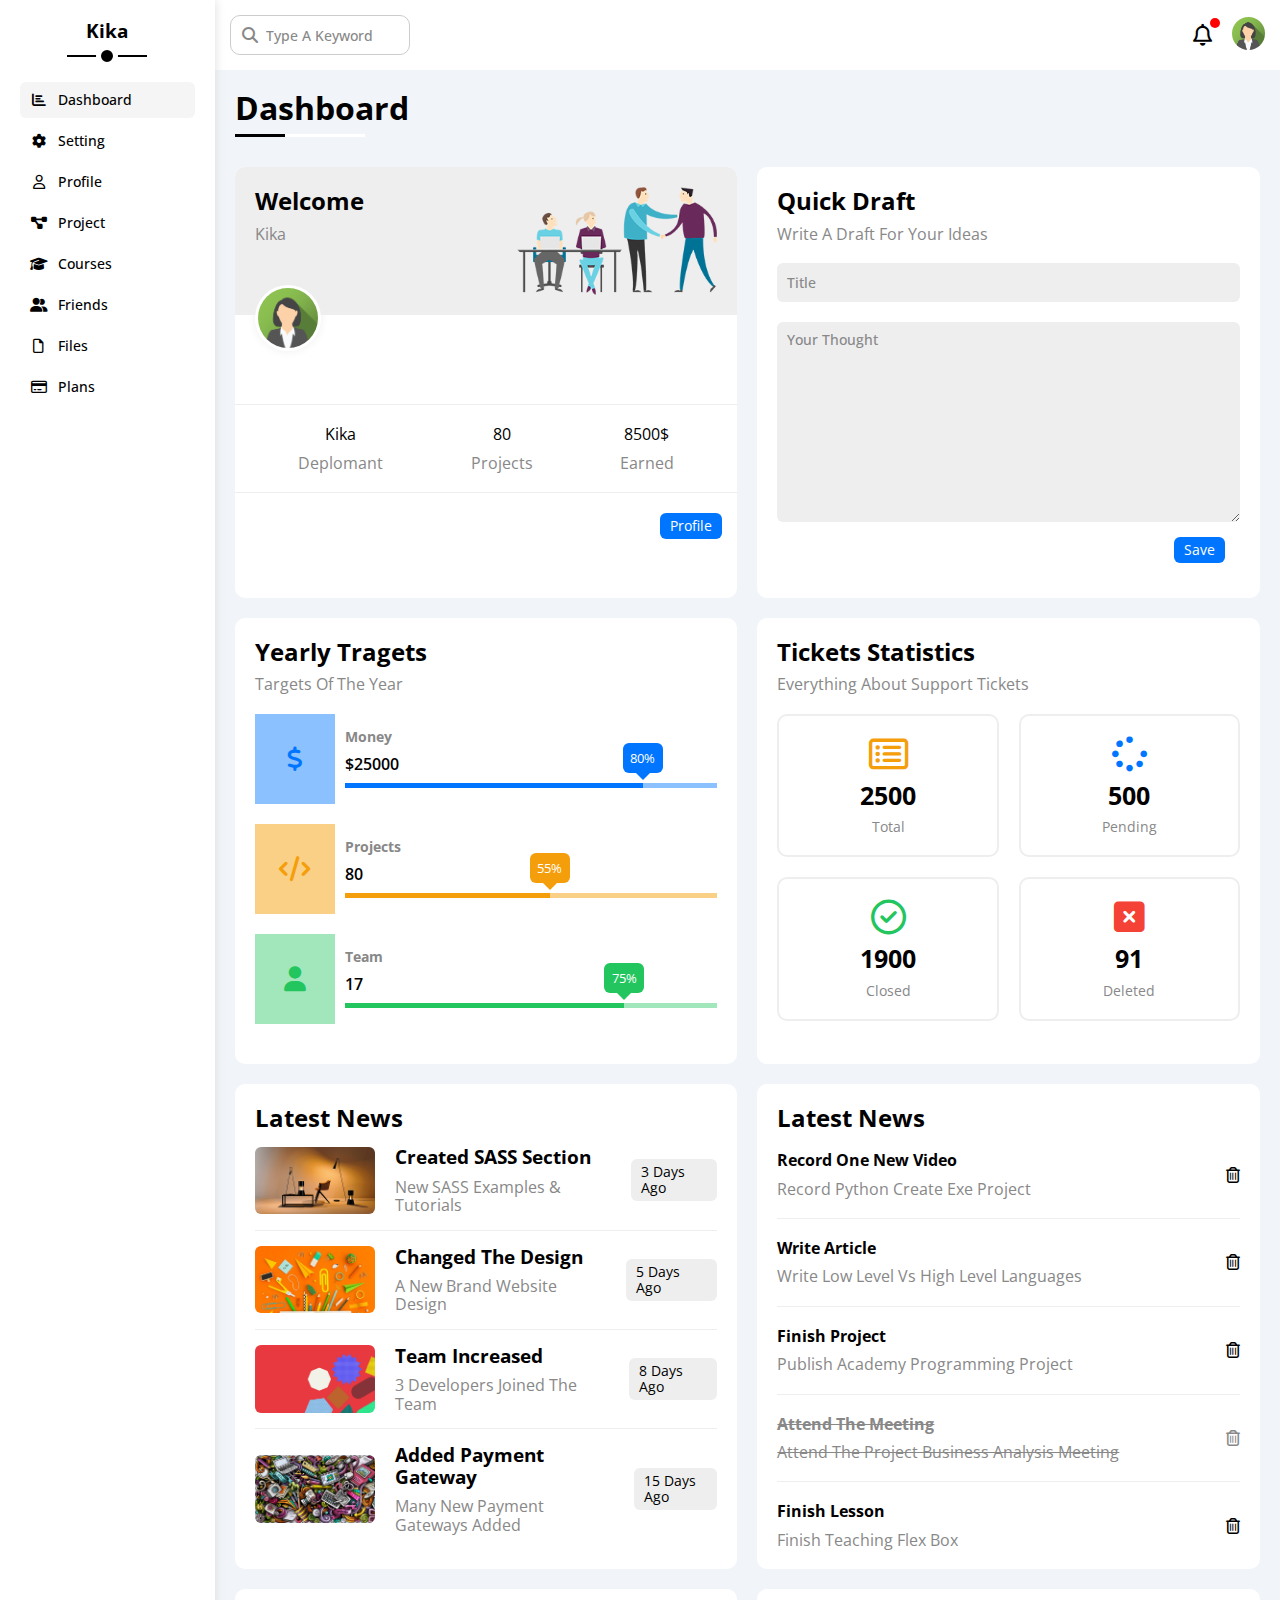
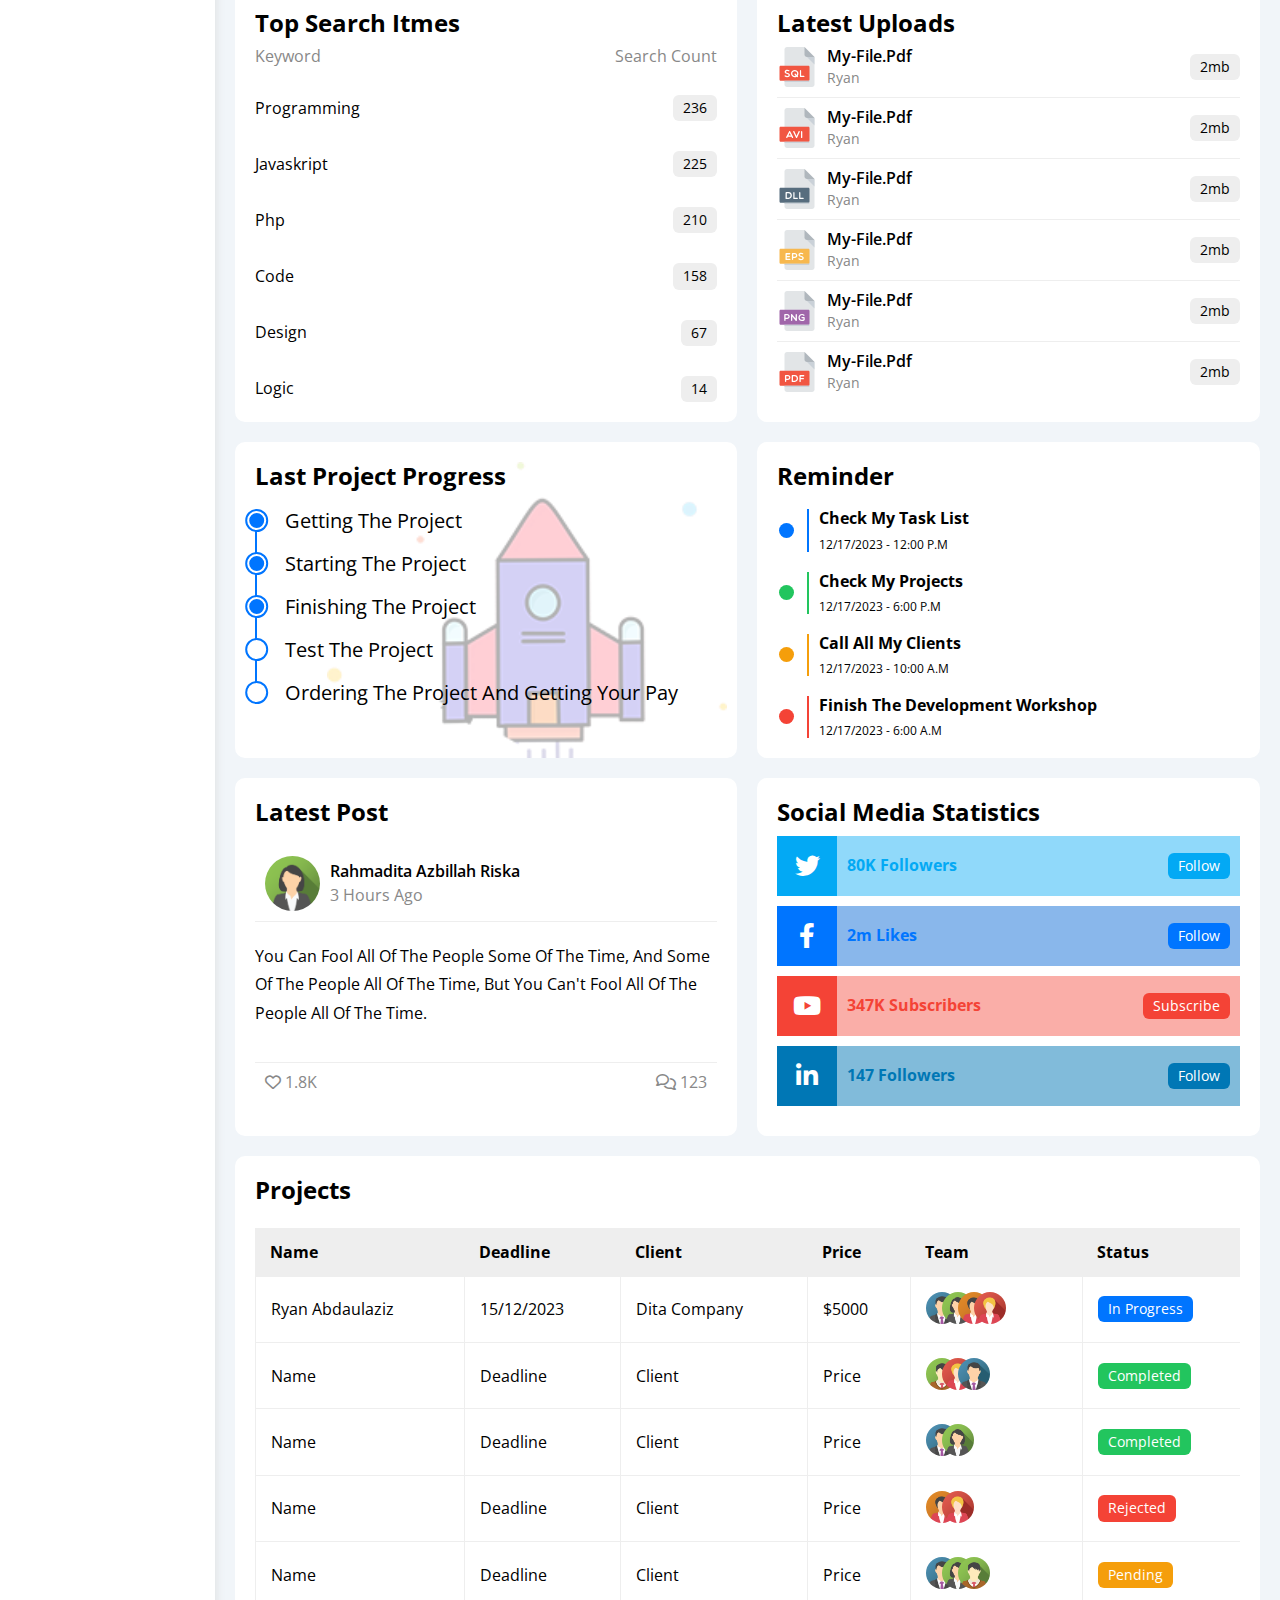
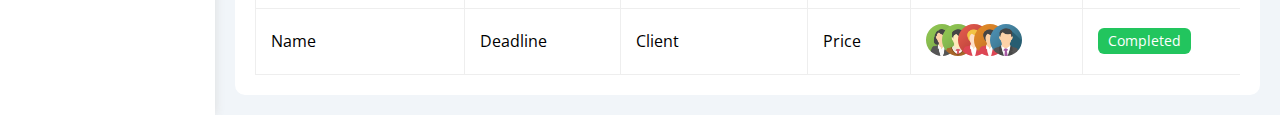
<file: index.html>
<!DOCTYPE html>
<html lang="en">
<head>
    <meta charset="UTF-8">
    <meta name="viewport" content="width=device-width, initial-scale=1.0">
    <title>Dashboard</title>
            <!-- Google Fonts  -->
    <link rel="preconnect" href="https://fonts.googleapis.com">
    <link rel="preconnect" href="https://fonts.gstatic.com" crossorigin>
    <link href="https://fonts.googleapis.com/css2?family=Open+Sans:wght@300;400;500;600;700;800&display=swap" rel="stylesheet">
    <link rel="stylesheet" href="CSS/framwork.css">
    <!-- Fonts Awesome -->
    <link rel="stylesheet" href="CSS/all.min.css">
    <link rel="stylesheet" href="CSS/Normalize.css">
    <link rel="stylesheet" href="CSS/master.css">
</head>
<body>
  <div class="page d-flex txt-capitalize">
    <nav name="side-bar" class="bg-white p-20 relative">
      <h3 class="relative txt-c mt-0">Kika</h3>
      <ul class="pl-0 fw-500">
        <li>
          <a class="active d-flex align-c fs-14 p-10 rad-6" href="dashboard.html">
            <i class="fa-solid fa-chart-bar fa-fw mr-10"></i>
            <span>Dashboard</span>
          </a>
        </li>
        <li>
          <a class="d-flex align-c fs-14 p-10 rad-6" href="dashboard.html">
            <i class="fa-solid fa-gear fa-fw mr-10"></i>
            <span>Setting</span>
          </a>
        </li>
        <li>
          <a class="d-flex align-c fs-14 p-10 rad-6" href="dashboard.html">
            <i class="fa-regular fa-user fa-fw mr-10"></i>
            <span>Profile</span>
          </a>
        </li>
        <li>
          <a class="d-flex align-c fs-14 p-10 rad-6" href="dashboard.html">
            <i class="fa-solid fa-diagram-project fa-fw mr-10"></i>
            <span>Project</span>
          </a>
        </li>
        <li>
          <a class="d-flex align-c fs-14 p-10 rad-6" href="dashboard.html">
            <i class="fa-solid fa-graduation-cap fa-fw mr-10"></i>
            <span>Courses</span>
          </a>
        </li>
        <li>
          <a class="d-flex align-c fs-14 p-10 rad-6" href="dashboard.html">
            <i class="fa-solid fa-user-group fa-fw mr-10"></i>
            <span>Friends</span>
          </a>
        </li>
        <li>
          <a class="d-flex align-c fs-14 p-10 rad-6" href="dashboard.html">
            <i class="fa-regular fa-file fa-fw mr-10"></i>
            <span>Files</span>
          </a>
        </li>
        <li>
          <a class="d-flex align-c fs-14 p-10 rad-6" href="dashboard.html">
            <i class="fa-regular fa-credit-card fa-fw mr-10"></i>
            <span>Plans</span>
          </a>
        </li>
      </ul>
    </nav>
    <main class="w-full o-hidden">
      <!-- Start Head  -->
      <header class="bg-white p-15 between-flex">
        <form class="d-flex align-c">
          <i class="fa-solid fa-magnifying-glass fa-fw"></i>
          <input class="p-10 rad-10" type="search" placeholder="type a keyword">
        </form>
        <div class="box align-c d-flex gap-20">
          <i class="fa-regular fa-bell relative"></i>
          <a href="profile.html">
          <img class="circle" src="imgs/team-02.png" alt="">
          </a>
        </div>
      </header>
      <!-- End Head  -->
      <h1 class="relative">Dashboard</h1>
      <!-- Start The Content -->
      <div class="wrapper gap-20 d-grid">
        <!-- Start Welcome -->
        <div class="welcome bg-white rad-10 txt-c-mobile block-mobile relative o-hidden">
          <div class="intro p-20 d-flex j-bet">
            <div class="text">
              <h2 class="mb-10">Welcome</h2>
              <p>Kika</p>
            </div>
            <img src="imgs/welcome.png" alt="">
          </div>
          <img src="imgs/team-02.png" alt="" class="absolute circle">
          <div class="info d-flex align-c j-ar p-20 mb-20 mt-20 block-mobile txt-c">
            <div class="text-box ">
              <h4 class="mb-10">Kika</h4>
              <p>Deplomant</p>
            </div>
            <div class="text-box ">
              <h4 class="mb-10">80</h4>
              <p>Projects</p>
            </div>
            <div class="text-box ">
              <h4 class="mb-10">8500$</h4>
              <p>earned</p>
            </div>
          </div>
          <a href="profile.html" class="visit bg-blue btn-shape">Profile</a>
        </div>
        <!-- End Welcome -->
        <!-- Start Draft -->
        <div class="quick-draft box-style block-mobile">
          <h2 class="mb-10">Quick Draft</h2>
          <p class="mb-20 c-888">Write A Draft For Your Ideas</p>
          <form class="d-flex j-c direction-col gap-20">
            <input class="rad-6 p-10 bg-eee" type="text" placeholder="Title">
            <textarea class="rad-6 p-10 bg-eee" placeholder="Your Thought"></textarea>
          </form>
          <a href="" class="visit bg-blue btn-shape">Save</a>
        </div>
        <!-- End Draft -->
        <!-- Start Targets -->
        <div class="yearly-targets box-style block-mobile">
          <h2>Yearly Tragets</h2>
          <p>Targets of the year</p>
          <div class="target d-flex align-c gap-10 mb-20">
            <i class="fa-solid fa-dollar-sign c-blue d-flex j-c align-c"></i>
            <div class="prog">
              <h4 class="fs-14 c-888 mb-10">Money</h4>
              <span class="fw-600">$25000</span>
              <div class="score money-score w-full mt-10">
                <span class="bg-blue h-full d-block relative" data-progress="80%"></span>
              </div>
            </div>
          </div>
          <div class="target d-flex align-c gap-10 mb-20">
            <i class="fa-solid fa-code fa-lg c-orange"></i>
            <div class="prog">
              <h4 class="fs-14 c-888 mb-10">Projects</h4>
              <span class="fw-600">80</span>
              <div class="score project-score w-full mt-10">
                <span class="bg-orange h-full d-block relative" data-progress="55%"></span>
              </div>
            </div>
          </div>
          <div class="target d-flex align-c gap-10 mb-20">
            <i class="fa-solid fa-user fa-lg c-green"></i>
            <div class="prog">
              <h4 class="fs-14 c-888 mb-10">Team</h4>
              <span class="fw-600">17</span>
              <div class="score team-score w-full mt-10">
                <span class="bg-green h-full d-block relative" data-progress="75%"></span>
              </div>
            </div>
          </div>
        </div>
        <!-- End Targets -->
        <!-- Start Ticket Statistics -->
        <div class="tick-stats block-mobile box-style">
          <h2>tickets Statistics</h2>
          <p>Everything About Support Tickets</p>
          <div class="row direction-col-mobile d-flex gap-20 mb-20">
            <div class="box d-flex align-c direction-col p-20">
              <i class="fa-regular fa-rectangle-list fa-2x mb-10 c-orange"></i>
              <span>2500</span>
              <p class="fs-14 c-888">Total</p>
            </div>
            <div class="box d-flex align-c direction-col p-20">
              <i class="fa-solid fa-spinner mb-10 c-blue"></i>
              <span class="fs-14">500</span>
              <p class="fs-14 c-888">Pending</p>
            </div>
          </div>
          <div class="row direction-col-mobile d-flex gap-20">
            <div class="box d-flex align-c direction-col p-20">
              <i class="fa-regular fa-circle-check mb-10 c-green"></i>
              <span class="fs-14">1900</span>
              <p class="fs-14 c-888">Closed</p>
            </div>
            <div class="box d-flex align-c direction-col p-20">
              <i class="fa-solid fa-square-xmark mb-10 c-red"></i>
              <span class="fs-14">91</span>
              <p class="fs-14 c-888">Deleted</p>
            </div>
          </div>
        </div>
        <!-- End Ticket Statistics -->
        <!-- Start Latest News -->
        <div class="latest-news block-mobile box-style">
          <h2>Latest News</h2>
          <div class="box direction-col-mobile txt-c-mobile d-flex align-c gap-20 mb-15 mt-15">
              <img class="rad-6" src="imgs/news-01.png" alt="">
            <div class="text">
              <h3 class="mb-10">Created SASS section</h3>
              <p class="c-888">New SASS Examples & Tutorials</p>
            </div>
            <span class="time btn-shape bg-eee c-black">3 days ago</span>
          </div>
          <hr class="bg-eee">
          <div class="box direction-col-mobile txt-c-mobile d-flex align-c gap-20 mb-15 mt-15">
              <img class="rad-6" src="imgs/news-02.png" alt="">
            <div class="text">
              <h3 class="mb-10">Changed The Design</h3>
              <p class="c-888">A new brand website design</p>
            </div>
            <span class="time btn-shape bg-eee c-black">5 days ago</span>
          </div>
          <hr class="bg-eee">
          <div class="box direction-col-mobile txt-c-mobile d-flex align-c gap-20 mb-15 mt-15">
              <img class="rad-6" src="imgs/news-03.png" alt="">
            <div class="text">
              <h3 class="mb-10">Team Increased
              </h3>
              <p class="c-888">3 Developers Joined The Team
              </p>
            </div>
            <span class="time btn-shape bg-eee c-black">8 days ago</span>
          </div>
          <hr class="bg-eee">
          <div class="box direction-col-mobile txt-c-mobile d-flex align-c gap-20 mt-15">
            <img class="rad-6" src="imgs/news-04.png" alt="">
            <div class="text">
              <h3 class="mb-10">Added Payment Gateway
              </h3>
              <p class="c-888">Many New Payment Gateways Added
              </p>
            </div>
            <span class="time btn-shape bg-eee c-black">15 days ago</span>
          </div>
        </div>
        <!-- End Latest News -->
        <!-- Start Latest News -->
        <div class="latest-tasks block-mobile box-style">
          <h2>Latest News</h2>
          <div class="box d-flex align-c mb-20 mt-20">
            <div class="text">
              <h3 class="mb-10 fs-16">Record One New Video</h3>
              <p class="c-888 fs-16">Record Python Create Exe Project</p>
            </div>
            <i class="fa-regular fa-trash-can"></i>
          </div>
          <hr class="bg-eee border-none">
          <div class="box d-flex align-c mb-20 mt-20">
            <div class="text">
              <h3 class="mb-10 fs-16">Write Article</h3>
              <p class="c-888 fs-16">Write Low Level vs High Level Languages</p>
            </div>
            <i class="fa-regular fa-trash-can"></i>
          </div>
          <hr class="bg-eee border-none">
          <div class="box d-flex align-c mb-20 mt-20">
            <div class="text">
              <h3 class="mb-10 fs-16">Finish Project</h3>
              <p class="c-888 fs-16">Publish Academy Programming Project</p>
            </div>
            <i class="fa-regular fa-trash-can"></i>
          </div>
          <hr class="bg-eee border-none">
          <div class="box d-flex align-c mb-20 mt-20">
            <div class="text">
              <h3 class="mb-10 fs-16">Attend The Meeting</h3>
              <p class="c-888 fs-16">Attend The Project Business Analysis Meeting</p>
            </div>
            <i class="fa-regular fa-trash-can"></i>
          </div>
          <hr class="bg-eee border-none">
          <div class="box d-flex align-c mt-20">
            <div class="text">
              <h3 class="mb-10 fs-16">Finish Lesson</h3>
              <p class="c-888 fs-16">Finish Teaching Flex Box</p>
            </div>
            <i class="fa-regular fa-trash-can"></i>
          </div>
        </div>
        <!-- End Latest News -->
        <!-- Start Top Search Items -->
        <div class="top-search block-mobile box-style">
          <h2>Top Search Itmes</h2>
          <p class="between-flex mb-30">Keyword<span>Search count</span></p>
          <p class="between-flex mb-30">programming<span class="btn-shape bg-eee c-black">236</span></p>
          <p class="between-flex mb-30">javaskript<span class="btn-shape bg-eee c-black">225</span></p>
          <p class="between-flex mb-30">php<span class="btn-shape bg-eee c-black">210</span></p>
          <p class="between-flex mb-30">code<span class="btn-shape bg-eee c-black">158</span></p>
          <p class="between-flex mb-30">design<span class="btn-shape bg-eee c-black">67</span></p>
          <p class="between-flex">logic<span class="btn-shape bg-eee c-black">14</span></p>
        </div>
        <!-- End Top Search Items -->
        <!-- Start Latest Upload -->
        <div class="latest-uploads block-mobile box-style">
          <h2>Latest Uploads</h2>
          <div class="row d-flex mt-10 align-c mb-10 gap-10">
            <img src="imgs/sql.svg" alt="">
            <div class="text">
              <h3 class="fs-16 fw-600">my-file.pdf</h3>
              <p class="fs-14 c-888 mt-5">Ryan</p>
            </div>
            <span class="time btn-shape c-black bg-eee">2mb</span>
          </div>
          <hr class="light-hr">
          <div class="row d-flex mt-10 align-c mb-10 gap-10">
            <img src="imgs/avi.svg" alt="">
            <div class="text">
              <h3 class="fs-16 fw-600">my-file.pdf</h3>
              <p class="fs-14 c-888 mt-5">Ryan</p>
            </div>
            <span class="time btn-shape c-black bg-eee">2mb</span>
          </div>
          <hr class="light-hr">
          <div class="row d-flex mt-10 align-c mb-10 gap-10">
            <img src="imgs/dll.svg" alt="">
            <div class="text">
              <h3 class="fs-16 fw-600">my-file.pdf</h3>
              <p class="fs-14 c-888 mt-5">Ryan</p>
            </div>
            <span class="time btn-shape c-black bg-eee">2mb</span>
          </div>
          <hr class="light-hr">
          <div class="row d-flex mt-10 align-c mb-10 gap-10">
            <img src="imgs/eps.svg" alt="">
            <div class="text">
              <h3 class="fs-16 fw-600">my-file.pdf</h3>
              <p class="fs-14 c-888 mt-5">Ryan</p>
            </div>
            <span class="time btn-shape c-black bg-eee">2mb</span>
          </div>
          <hr class="light-hr">
          <div class="row d-flex mt-10 align-c mb-10 gap-10">
            <img src="imgs/png.svg" alt="">
            <div class="text">
              <h3 class="fs-16 fw-600">my-file.pdf</h3>
              <p class="fs-14 c-888 mt-5">Ryan</p>
            </div>
            <span class="time btn-shape c-black bg-eee">2mb</span>
          </div>
          <hr class="light-hr">
          <div class="row d-flex mt-10 align-c mb-10 gap-10">
            <img src="imgs/pdf.svg" alt="">
            <div class="text">
              <h3 class="fs-16 fw-600">my-file.pdf</h3>
              <p class="fs-14 c-888 mt-5">Ryan</p>
            </div>
            <span class="time btn-shape c-black bg-eee">2mb</span>
          </div>
        </div>
        <!-- End Latest Upload -->
        <!-- Start Projress -->
        <div class="projress block-mobile box-style relative">
          <img class="absolute" src="imgs/project.png" alt="">
          <h2>Last Project Progress</h2>
          <ul class="relative">
            <li class="fs-20 p-10 fw-400 relative d-flex align-c">getting the project</li>
            <li class="fs-20 p-10 fw-400 relative d-flex align-c">Starting the project</li>
            <li class="fs-20 p-10 fw-400 relative d-flex align-c">finishing the project</li>
            <li class="fs-20 p-10 fw-400 relative d-flex align-c on-progress">test the project</li>
            <li class="fs-20 p-10 fw-400 relative d-flex align-c not-done">ordering the project and getting your pay</li>
          </ul>
        </div>
        <!-- End Projress -->
        <!-- Start Reminder -->
        <div class="reminder box-style block-mobile">
          <h2>reminder</h2>
          <div class="row blue mt-20 relative d-flex j-c gap-10 direction-col">
            <h3 class="fs-16">Check my task list</h3>
            <p>12/17/2023 - 12:00 P.m</p>
          </div>
          <div class="row green mt-20 relative d-flex j-c gap-10 direction-col">
            <h3 class="fs-16">Check My Projects</h3>
            <p>12/17/2023 - 6:00 P.m</p>
          </div>
          <div class="row orange mt-20 relative d-flex j-c gap-10 direction-col">
            <h3 class="fs-16">Call All My Clients</h3>
            <p>12/17/2023 - 10:00 A.m</p>
          </div>
          <div class="row red mt-20 relative d-flex j-c gap-10 direction-col">
            <h3 class="fs-16">Finish The Development Workshop</h3>
            <p>12/17/2023 - 6:00 A.m</p>
          </div>
        </div>
        <!-- End Reminder -->
        <!-- Start Latest Post -->
        <div class="latest-post box-style block-mobile">
          <h2>latest post</h2>
          <div class="head mt-20 d-flex align-c p-10">
            <img class="circle mr-10" src="imgs/team-02.png" alt="">
            <div class="text">
              <p class="mb-5 fw-600">Rahmadita Azbillah riska</p>
              <span class="time-ago c-888">3 hours ago</span>
            </div>
          </div>
          <p class="pt-20">
            You Can Fool All Of The People Some Of The Time, And Some Of
            The People All Of The Time, But You Can't Fool All Of The People All Of The Time.
          </p>
          <div class="likes-comments between-flex c-888 p-10">
            <span class="likes">
              <i class="fa-regular fa-heart"></i>
              1.8K
            </span>
            <span class="comments">
              <i class="fa-regular fa-comments"></i>
              123
            </span>
          </div>
        </div>
        <!-- End Latest Post -->
        <!-- Start Social -->
        <div class=" social box-style block-mobile">
          <h2>Social media Statistics</h2>
          <ul>
            <li class="twitter d-flex align-c mb-10">
              <i class="fa-brands fa-twitter mr-10 h-full center-flex fs-25"></i>
              <p>80K followers</p>
              <a class="btn-shape mr-10" href="">follow</a>
            </li>
            <li class="facebook d-flex align-c mb-10">
              <i class="fa-brands fa-facebook-f mr-10 center-flex fs-25 h-full"></i>
              <p>2m likes</p>
              <a class="btn-shape mr-10" href="">follow</a>
            </li>
            <li class="utube d-flex align-c mb-10">
              <i class="fa-brands fa-youtube mr-10 center-flex fs-25 h-full"></i>
              <p>347K subscribers</p>
              <a class="btn-shape mr-10" href="">subscribe</a>
            </li>
            <li class="linkedin d-flex align-c mb-10">
              <i class="fa-brands fa-linkedin-in mr-10 center-flex fs-25 h-full"></i>
              <p>147 Followers</p>
              <a class="btn-shape mr-10" href="">follow</a>
            </li>
          </ul>
        </div>
        <!-- End Social -->
      </div>
      <!-- Start Team  -->
      <div class="projects box-style block-mobile mr-20 ml-20 mb-20">
        <h2>Projects</h2>
        <div class="responsive-table">
          <table class="fs-16 w-full o-x mt-15">
            <thead class="bg-eee">
              <tr>
                <td>name</td>
                <td>deadline</td>
                <td>client</td>
                <td>price</td>
                <td>team</td>
                <td>status</td>
              </tr>
            </thead>
            <tbody class="bg-eee">
              <tr>
                <td>ryan abdaulaziz</td>
                <td>15/12/2023</td>
                <td>dita company</td>
                <td>$5000</td>
                <td>
                  <img class="circle" src="imgs/team-01.png" alt="">
                  <img class="circle" src="imgs/team-02.png" alt="">
                  <img class="circle" src="imgs/team-04.png" alt="">
                  <img class="circle" src="imgs/team-05.png" alt="">
                </td>
                <td><span class="btn-shape c-white bg-blue">in progress</span></td>
              </tr>
              <tr>
                <td>name</td>
                <td>deadline</td>
                <td>client</td>
                <td>price</td>
                <td>
                  <img class="circle" src="imgs/team-03.png" alt="">
                  <img class="circle" src="imgs/team-05.png" alt="">
                  <img class="circle" src="imgs/team-01.png" alt="">
                </td>
                <td><span class="btn-shape c-white bg-green">completed</span></td>
              </tr>
              <tr>
                <td>name</td>
                <td>deadline</td>
                <td>client</td>
                <td>price</td>
                <td>
                  <img class="circle" src="imgs/team-01.png" alt="">
                  <img class="circle" src="imgs/team-02.png" alt="">
                </td>
                <td><span class="btn-shape c-white bg-green">completed</span></td>
              </tr>
              <tr>
                <td>name</td>
                <td>deadline</td>
                <td>client</td>
                <td>price</td>
                <td>
                  <img class="circle" src="imgs/team-04.png" alt="">
                  <img class="circle" src="imgs/team-05.png" alt="">
                </td>
                <td><span class="btn-shape c-white bg-red">rejected</span></td>
              </tr>
              <tr>
                <td>name</td>
                <td>deadline</td>
                <td>client</td>
                <td>price</td>
                <td>
                  <img class="circle" src="imgs/team-01.png" alt="">
                  <img class="circle" src="imgs/team-02.png" alt="">
                  <img class="circle" src="imgs/team-03.png" alt="">
                </td>
                <td><span class="btn-shape c-white bg-orange">pending</span></td>
              </tr>
              <tr>
                <td>name</td>
                <td>deadline</td>
                <td>client</td>
                <td>price</td>
                <td>
                  <img class="circle" src="imgs/team-02.png" alt="">
                  <img class="circle" src="imgs/team-03.png" alt="">
                  <img class="circle" src="imgs/team-05.png" alt="">
                  <img class="circle" src="imgs/team-04.png" alt="">
                  <img class="circle" src="imgs/team-01.png" alt="">
                </td>
                <td><span class="btn-shape c-white bg-green">completed</span></td>
              </tr>
            </tbody>
          </table>
        </div>
      </div>
      <!-- End Team  -->
      <!-- End The Content -->
    </main>
  </div>
</body>
</html>
</file>
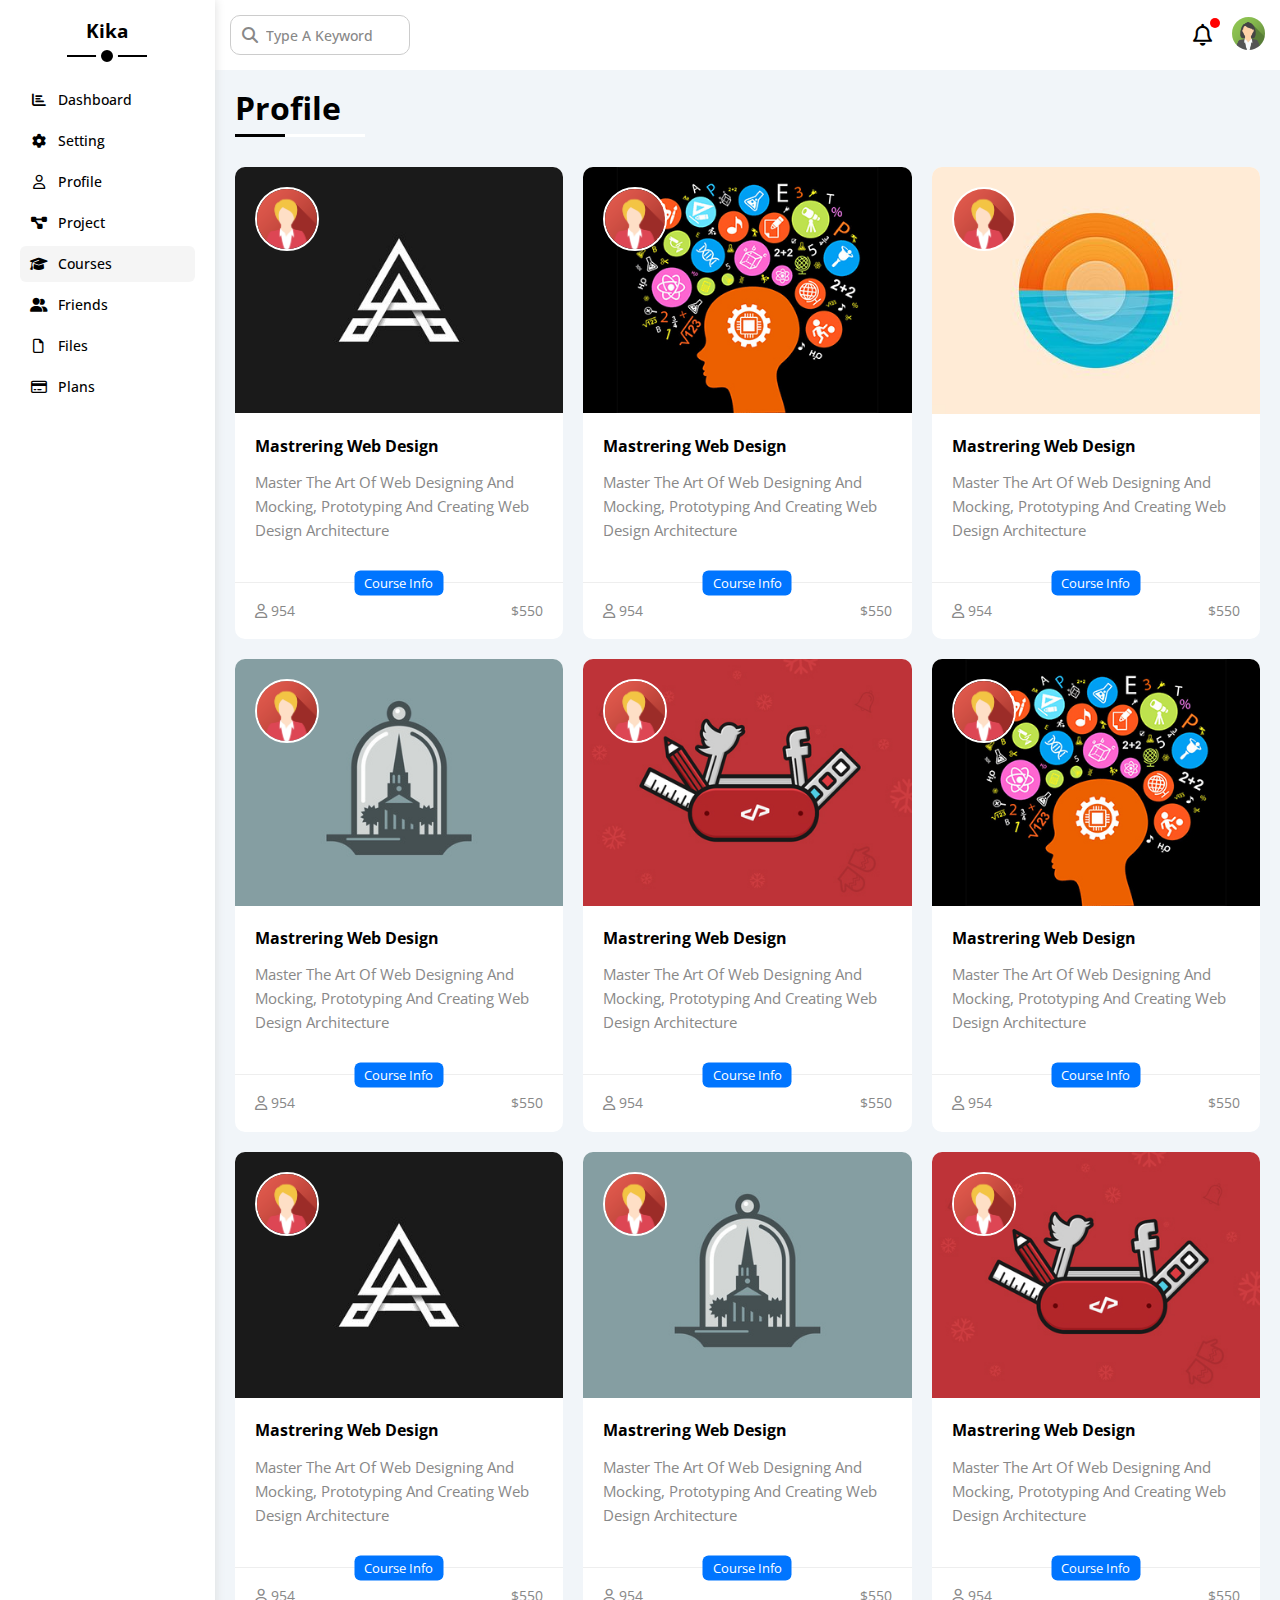
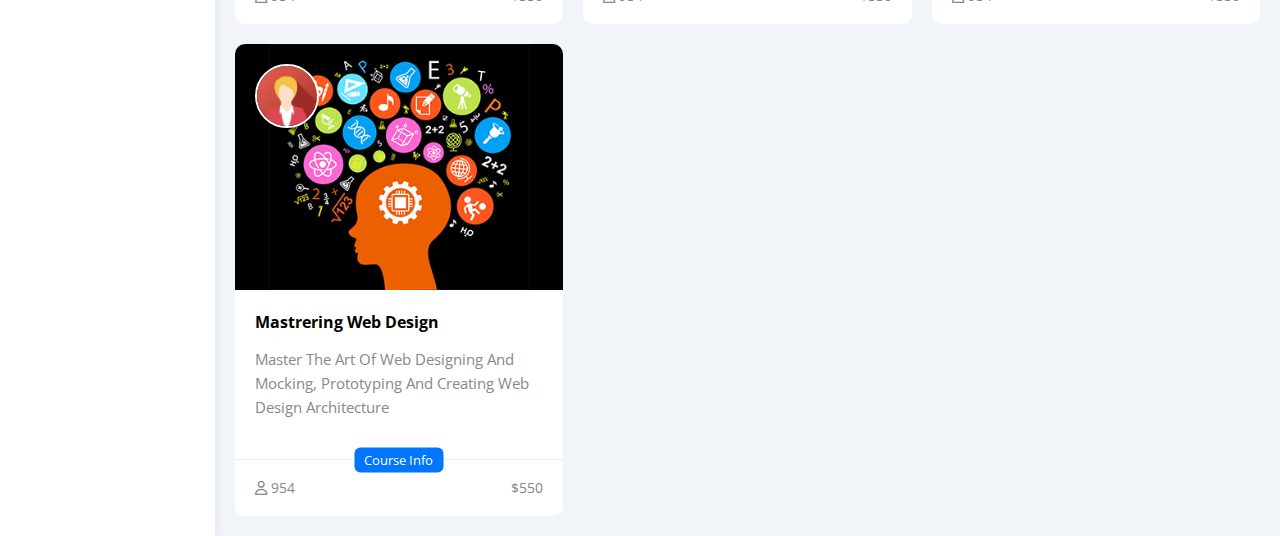
<file: courses.html>
<!DOCTYPE html>
<html lang="en">
<head>
    <meta charset="UTF-8">
    <meta name="viewport" content="width=device-width, initial-scale=1.0">
    <title>Courses</title>
            <!-- Google Fonts  -->
    <link rel="preconnect" href="https://fonts.googleapis.com">
    <link rel="preconnect" href="https://fonts.gstatic.com" crossorigin>
    <link href="https://fonts.googleapis.com/css2?family=Open+Sans:wght@300;400;500;600;700;800&display=swap" rel="stylesheet">
    <link rel="stylesheet" href="CSS/framwork.css">
    <!-- Fonts Awesome -->
    <link rel="stylesheet" href="CSS/all.min.css">
    <link rel="stylesheet" href="CSS/Normalize.css">
    <link rel="stylesheet" href="CSS/master.css">
</head>
<body>
  <div class="page d-flex txt-capitalize">
    <nav name="side-bar" class="bg-white p-20 relative">
      <h3 class="relative txt-c mt-0">Kika</h3>
      <ul class="pl-0 fw-500">
        <li>
          <a class="d-flex align-c fs-14 p-10 rad-6" href="index.html">
            <i class="fa-solid fa-chart-bar fa-fw mr-10"></i>
            <span>Dashboard</span>
          </a>
        </li>
        <li>
          <a class=" d-flex align-c fs-14 p-10 rad-6" href="settings.html">
            <i class="fa-solid fa-gear fa-fw mr-10"></i>
            <span>Setting</span>
          </a>
        </li>
        <li>
          <a class="d-flex align-c fs-14 p-10 rad-6" href="profile.html">
            <i class="fa-regular fa-user fa-fw mr-10"></i>
            <span>Profile</span>
          </a>
        </li>
        <li>
          <a class=" d-flex align-c fs-14 p-10 rad-6" href="project.html">
            <i class="fa-solid fa-diagram-project fa-fw mr-10"></i>
            <span>Project</span>
          </a>
        </li>
        <li>
          <a class="active d-flex align-c fs-14 p-10 rad-6" href="courses.html">
            <i class="fa-solid fa-graduation-cap fa-fw mr-10"></i>
            <span>Courses</span>
          </a>
        </li>
        <li>
          <a class="d-flex align-c fs-14 p-10 rad-6" href="friends.html">
            <i class="fa-solid fa-user-group fa-fw mr-10"></i>
            <span>Friends</span>
          </a>
        </li>
        <li>
          <a class="d-flex align-c fs-14 p-10 rad-6" href="files.html">
            <i class="fa-regular fa-file fa-fw mr-10"></i>
            <span>Files</span>
          </a>
        </li>
        <li>
          <a class="d-flex align-c fs-14 p-10 rad-6" href="plans.html">
            <i class="fa-regular fa-credit-card fa-fw mr-10"></i>
            <span>Plans</span>
          </a>
        </li>
      </ul>
    </nav>
    <main class="w-full o-hidden">
      <!-- Start Head  -->
      <header class="bg-white p-15 between-flex">
        <form class="d-flex align-c">
          <i class="fa-solid fa-magnifying-glass fa-fw"></i>
          <input class="p-10 rad-10" type="search" placeholder="type a keyword">
        </form>
        <div class="box align-c d-flex gap-20">
          <i class="fa-regular fa-bell relative"></i>
          <a href="profile.html">
          <img class="circle" src="imgs/team-02.png" alt="">
          </a>
        </div>
      </header>
      <!-- End Head  -->
      <h1 class="relative">profile</h1>
      <div class="courses-page">
        <div class="wrapper gap-20 d-grid">
          <div class="course box-style mobile-block">
            <div class="img-holder relative">
              <img class="thumnale" src="imgs/course-01.jpg" alt="">
              <img class="absolute circle logo" src="imgs/team-05.png" alt="">
            </div>
            <div class="title p-20 mb-20">
              <h3 class="mb-15 fs-16">mastrering web design</h3>
              <p class="c-888">
                Master The Art Of Web Designing And Mocking,
                 Prototyping And Creating Web Design Architecture
              </p>
            </div>
            <div class="stats p-20 between-flex">
              <span class="fs-14 c-888">
                <i class="fa-regular fa-user mr-5"></i>
                954
              </span>
              <span class="c-888 fs-14">$550</span>
            </div>
          </div>
          <div class="course box-style mobile-block">
            <div class="img-holder relative">
              <img class="thumnale" src="imgs/course-02.jpg" alt="">
              <img class="absolute circle logo" src="imgs/team-05.png" alt="">
            </div>
            <div class="title p-20 mb-20">
              <h3 class="mb-15 fs-16">mastrering web design</h3>
              <p class="c-888">
                Master The Art Of Web Designing And Mocking,
                 Prototyping And Creating Web Design Architecture
              </p>
            </div>
            <div class="stats p-20 between-flex">
              <span class="fs-14 c-888">
                <i class="fa-regular fa-user mr-5"></i>
                954
              </span>
              <span class="c-888 fs-14">$550</span>
            </div>
          </div>
          <div class="course box-style mobile-block">
            <div class="img-holder relative">
              <img class="thumnale" src="imgs/course-03.jpg" alt="">
              <img class="absolute circle logo" src="imgs/team-05.png" alt="">
            </div>
            <div class="title p-20 mb-20">
              <h3 class="mb-15 fs-16">mastrering web design</h3>
              <p class="c-888">
                Master The Art Of Web Designing And Mocking,
                 Prototyping And Creating Web Design Architecture
              </p>
            </div>
            <div class="stats p-20 between-flex">
              <span class="fs-14 c-888">
                <i class="fa-regular fa-user mr-5"></i>
                954
              </span>
              <span class="c-888 fs-14">$550</span>
            </div>
          </div>
          <div class="course box-style mobile-block">
            <div class="img-holder relative">
              <img class="thumnale" src="imgs/course-04.jpg" alt="">
              <img class="absolute circle logo" src="imgs/team-05.png" alt="">
            </div>
            <div class="title p-20 mb-20">
              <h3 class="mb-15 fs-16">mastrering web design</h3>
              <p class="c-888">
                Master The Art Of Web Designing And Mocking,
                 Prototyping And Creating Web Design Architecture
              </p>
            </div>
            <div class="stats p-20 between-flex">
              <span class="fs-14 c-888">
                <i class="fa-regular fa-user mr-5"></i>
                954
              </span>
              <span class="c-888 fs-14">$550</span>
            </div>
          </div>
          <div class="course box-style mobile-block">
            <div class="img-holder relative">
              <img class="thumnale" src="imgs/course-05.jpg" alt="">
              <img class="absolute circle logo" src="imgs/team-05.png" alt="">
            </div>
            <div class="title p-20 mb-20">
              <h3 class="mb-15 fs-16">mastrering web design</h3>
              <p class="c-888">
                Master The Art Of Web Designing And Mocking,
                 Prototyping And Creating Web Design Architecture
              </p>
            </div>
            <div class="stats p-20 between-flex">
              <span class="fs-14 c-888">
                <i class="fa-regular fa-user mr-5"></i>
                954
              </span>
              <span class="c-888 fs-14">$550</span>
            </div>
          </div>
          <div class="course box-style mobile-block">
            <div class="img-holder relative">
              <img class="thumnale" src="imgs/course-02.jpg" alt="">
              <img class="absolute circle logo" src="imgs/team-05.png" alt="">
            </div>
            <div class="title p-20 mb-20">
              <h3 class="mb-15 fs-16">mastrering web design</h3>
              <p class="c-888">
                Master The Art Of Web Designing And Mocking,
                 Prototyping And Creating Web Design Architecture
              </p>
            </div>
            <div class="stats p-20 between-flex">
              <span class="fs-14 c-888">
                <i class="fa-regular fa-user mr-5"></i>
                954
              </span>
              <span class="c-888 fs-14">$550</span>
            </div>
          </div>
          <div class="course box-style mobile-block">
            <div class="img-holder relative">
              <img class="thumnale" src="imgs/course-01.jpg" alt="">
              <img class="absolute circle logo" src="imgs/team-05.png" alt="">
            </div>
            <div class="title p-20 mb-20">
              <h3 class="mb-15 fs-16">mastrering web design</h3>
              <p class="c-888">
                Master The Art Of Web Designing And Mocking,
                 Prototyping And Creating Web Design Architecture
              </p>
            </div>
            <div class="stats p-20 between-flex">
              <span class="fs-14 c-888">
                <i class="fa-regular fa-user mr-5"></i>
                954
              </span>
              <span class="c-888 fs-14">$550</span>
            </div>
          </div>
          <div class="course box-style mobile-block">
            <div class="img-holder relative">
              <img class="thumnale" src="imgs/course-04.jpg" alt="">
              <img class="absolute circle logo" src="imgs/team-05.png" alt="">
            </div>
            <div class="title p-20 mb-20">
              <h3 class="mb-15 fs-16">mastrering web design</h3>
              <p class="c-888">
                Master The Art Of Web Designing And Mocking,
                 Prototyping And Creating Web Design Architecture
              </p>
            </div>
            <div class="stats p-20 between-flex">
              <span class="fs-14 c-888">
                <i class="fa-regular fa-user mr-5"></i>
                954
              </span>
              <span class="c-888 fs-14">$550</span>
            </div>
          </div>
          <div class="course box-style mobile-block">
            <div class="img-holder relative">
              <img class="thumnale" src="imgs/course-05.jpg" alt="">
              <img class="absolute circle logo" src="imgs/team-05.png" alt="">
            </div>
            <div class="title p-20 mb-20">
              <h3 class="mb-15 fs-16">mastrering web design</h3>
              <p class="c-888">
                Master The Art Of Web Designing And Mocking,
                 Prototyping And Creating Web Design Architecture
              </p>
            </div>
            <div class="stats p-20 between-flex">
              <span class="fs-14 c-888">
                <i class="fa-regular fa-user mr-5"></i>
                954
              </span>
              <span class="c-888 fs-14">$550</span>
            </div>
          </div>
          <div class="course box-style mobile-block">
            <div class="img-holder relative">
              <img class="thumnale" src="imgs/course-02.jpg" alt="">
              <img class="absolute circle logo" src="imgs/team-05.png" alt="">
            </div>
            <div class="title p-20 mb-20">
              <h3 class="mb-15 fs-16">mastrering web design</h3>
              <p class="c-888">
                Master The Art Of Web Designing And Mocking,
                 Prototyping And Creating Web Design Architecture
              </p>
            </div>
            <div class="stats p-20 between-flex">
              <span class="fs-14 c-888">
                <i class="fa-regular fa-user mr-5"></i>
                954
              </span>
              <span class="c-888 fs-14">$550</span>
            </div>
          </div>
        </div>
      </div>
    </main>
  </div>
</body>
</html>
</file>
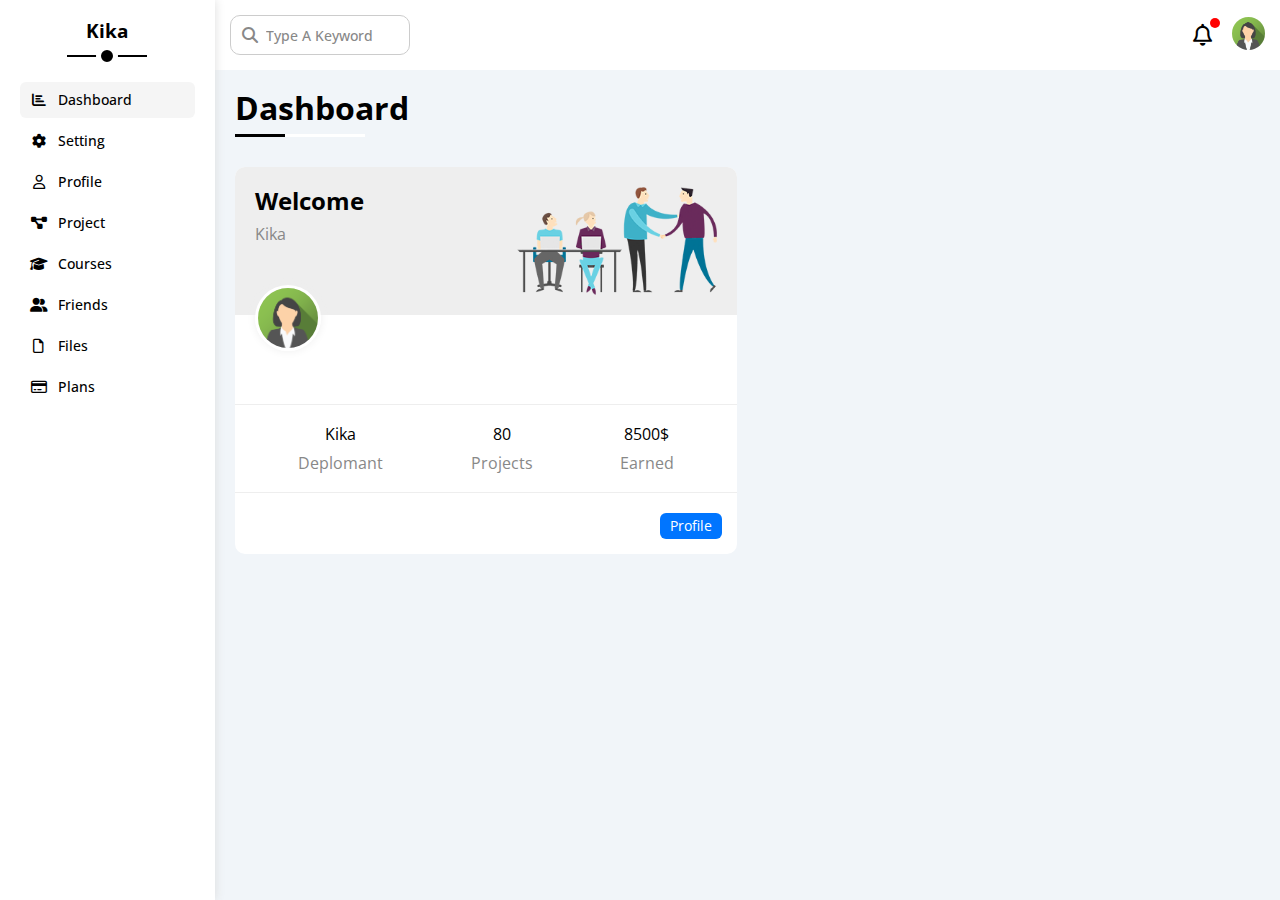
<file: dashboard.html>
<!DOCTYPE html>
<html lang="en">
<head>
    <meta charset="UTF-8">
    <meta name="viewport" content="width=device-width, initial-scale=1.0">
    <title>Dashboard</title>
            <!-- Google Fonts  -->
    <link rel="preconnect" href="https://fonts.googleapis.com">
    <link rel="preconnect" href="https://fonts.gstatic.com" crossorigin>
    <link href="https://fonts.googleapis.com/css2?family=Open+Sans:wght@300;400;500;600;700;800&display=swap" rel="stylesheet">
    <link rel="stylesheet" href="CSS/framwork.css">
    <!-- Fonts Awesome -->
    <link rel="stylesheet" href="CSS/all.min.css">
    <link rel="stylesheet" href="CSS/Normalize.css">
    <link rel="stylesheet" href="CSS/master.css">
</head>
<body>
  <div class="page d-flex">
    <nav name="side-bar" class="bg-white p-20 relative">
      <h3 class="relative txt-c mt-0">Kika</h3>
      <ul class="pl-0 fw-500">
        <li>
          <a class="active d-flex align-c fs-14 p-10 rad-6" href="dashboard.html">
            <i class="fa-solid fa-chart-bar fa-fw mr-10"></i>
            <span>Dashboard</span>
          </a>
        </li>
        <li>
          <a class="d-flex align-c fs-14 p-10 rad-6" href="dashboard.html">
            <i class="fa-solid fa-gear fa-fw mr-10"></i>
            <span>Setting</span>
          </a>
        </li>
        <li>
          <a class="d-flex align-c fs-14 p-10 rad-6" href="dashboard.html">
            <i class="fa-regular fa-user fa-fw mr-10"></i>
            <span>Profile</span>
          </a>
        </li>
        <li>
          <a class="d-flex align-c fs-14 p-10 rad-6" href="dashboard.html">
            <i class="fa-solid fa-diagram-project fa-fw mr-10"></i>
            <span>Project</span>
          </a>
        </li>
        <li>
          <a class="d-flex align-c fs-14 p-10 rad-6" href="dashboard.html">
            <i class="fa-solid fa-graduation-cap fa-fw mr-10"></i>
            <span>Courses</span>
          </a>
        </li>
        <li>
          <a class="d-flex align-c fs-14 p-10 rad-6" href="dashboard.html">
            <i class="fa-solid fa-user-group fa-fw mr-10"></i>
            <span>Friends</span>
          </a>
        </li>
        <li>
          <a class="d-flex align-c fs-14 p-10 rad-6" href="dashboard.html">
            <i class="fa-regular fa-file fa-fw mr-10"></i>
            <span>Files</span>
          </a>
        </li>
        <li>
          <a class="d-flex align-c fs-14 p-10 rad-6" href="dashboard.html">
            <i class="fa-regular fa-credit-card fa-fw mr-10"></i>
            <span>Plans</span>
          </a>
        </li>
      </ul>
    </nav>
    <main class="w-full">
      <!-- Start Head  -->
      <header class="bg-white p-15 between-flex">
        <form class="d-flex align-c">
          <i class="fa-solid fa-magnifying-glass fa-fw"></i>
          <input class="p-10 rad-10" type="search" placeholder="type a keyword">
        </form>
        <div class="box align-c d-flex gap-20">
          <i class="fa-regular fa-bell relative"></i>
          <a href="profile.html">
          <img class="circle" src="imgs/team-02.png" alt="">
          </a>
        </div>
      </header>
      <!-- End Head  -->
      <h1 class="relative">Dashboard</h1>
      <!-- Start The Content -->
      <div class="wrapper gap-20 d-grid">
        <!-- Start Welcome -->
        <div class="welcome bg-white rad-10 txt-c-mobile block-mobile relative o-hidden">
          <div class="intro p-20 d-flex j-bet">
            <div class="text">
              <h2 class="mb-10">Welcome</h2>
              <p>Kika</p>
            </div>
            <img src="imgs/welcome.png" alt="">
          </div>
          <img src="imgs/team-02.png" alt="" class="absolute circle">
          <div class="info d-flex align-c j-ar p-20 mb-20 mt-20 block-mobile txt-c">
            <div class="text-box ">
              <h4 class="mb-10">Kika</h4>
              <p>Deplomant</p>
            </div>
            <div class="text-box ">
              <h4 class="mb-10">80</h4>
              <p>Projects</p>
            </div>
            <div class="text-box ">
              <h4 class="mb-10">8500$</h4>
              <p>earned</p>
            </div>
          </div>
          <a href="profile.html" class="visit bg-blue btn-shape">
            Profile
          </a>
        </div>
        <!-- End Welcome -->
      </div>
      <!-- End The Content -->
    </main>
  </div>
</body>
</html>
</file>
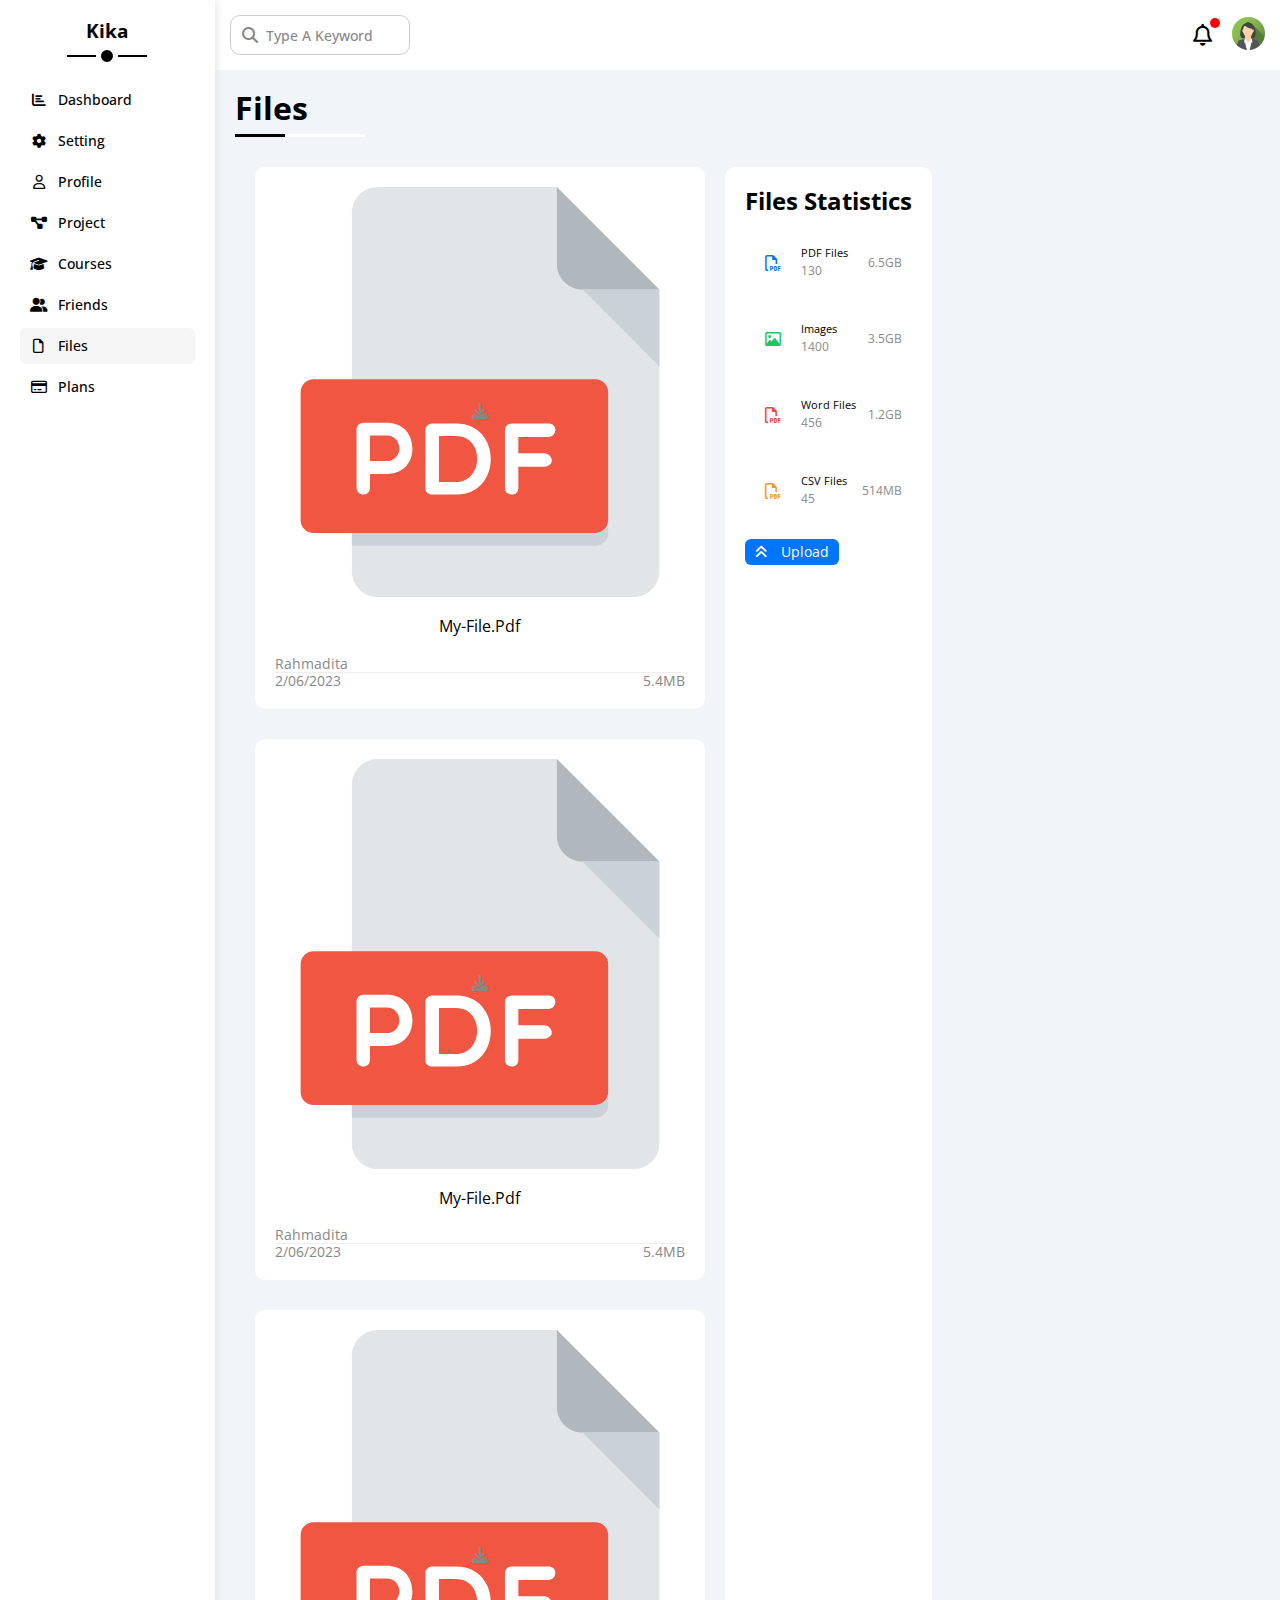
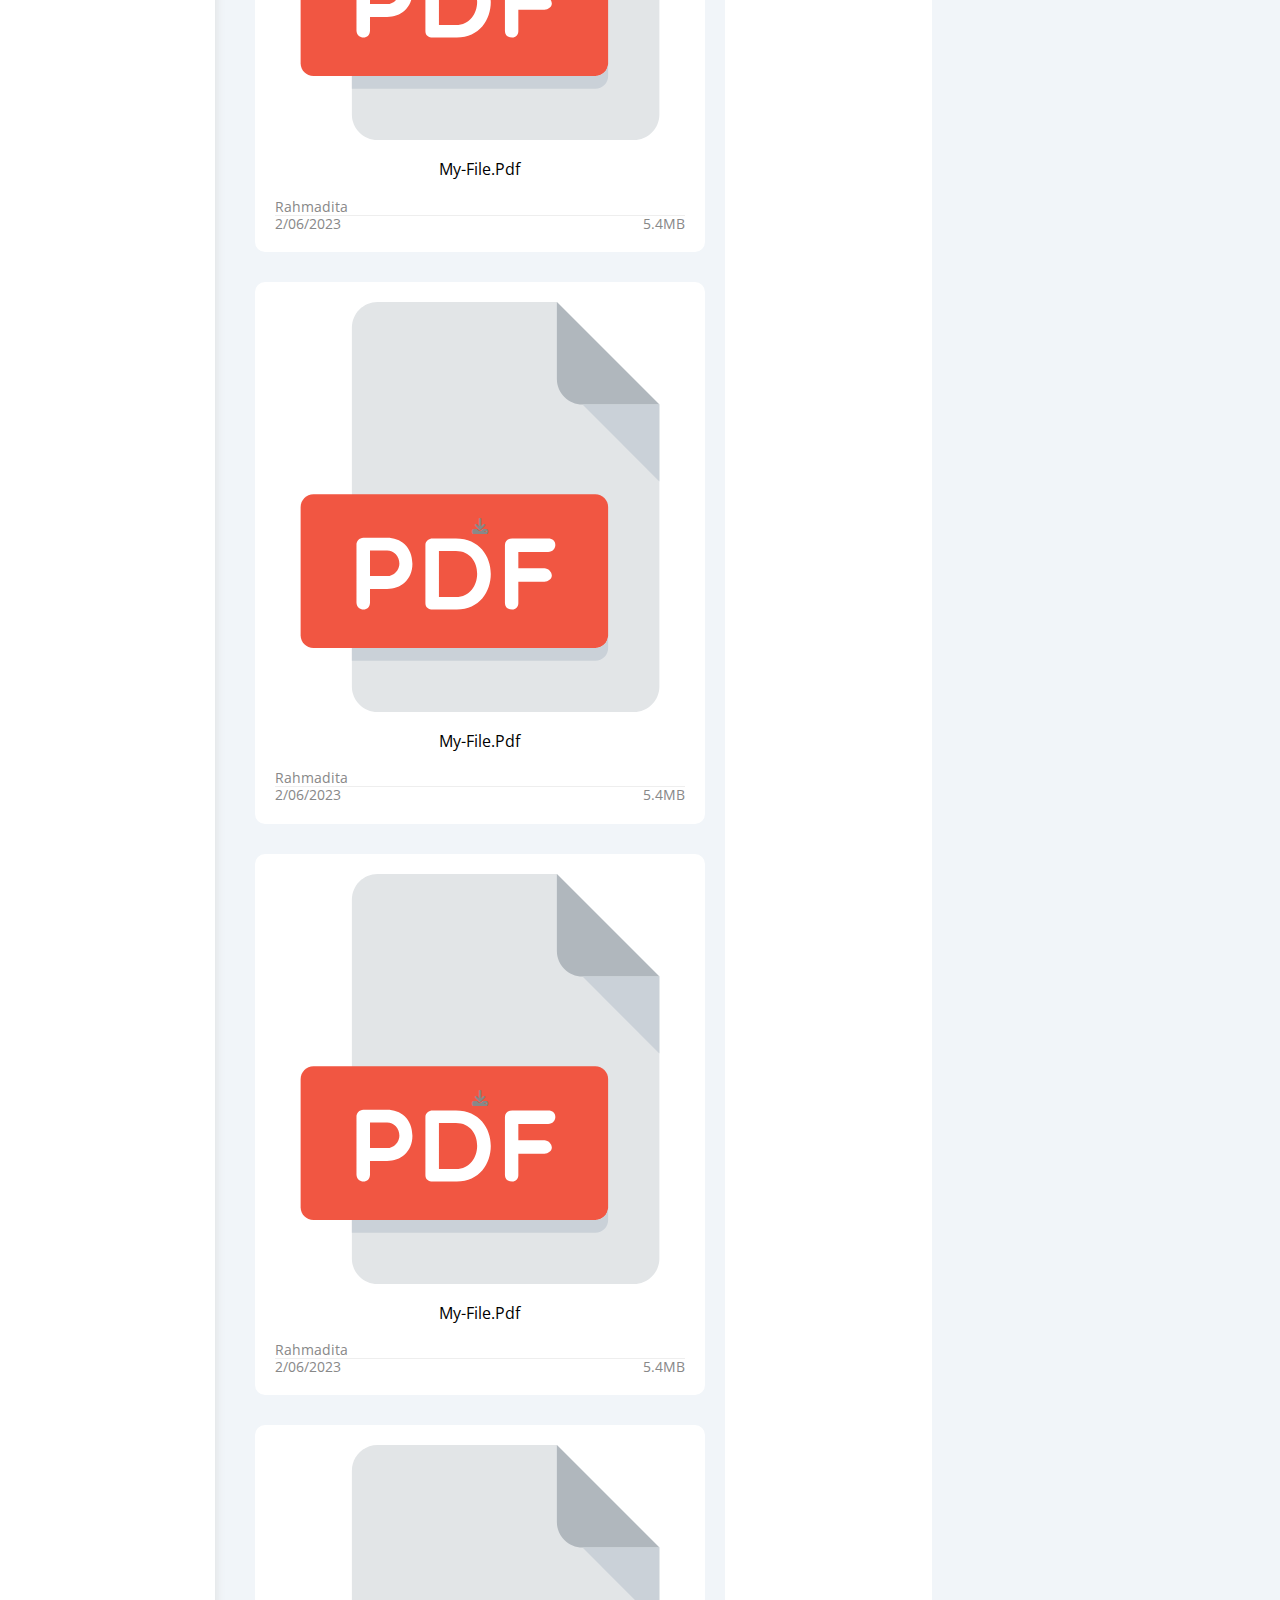
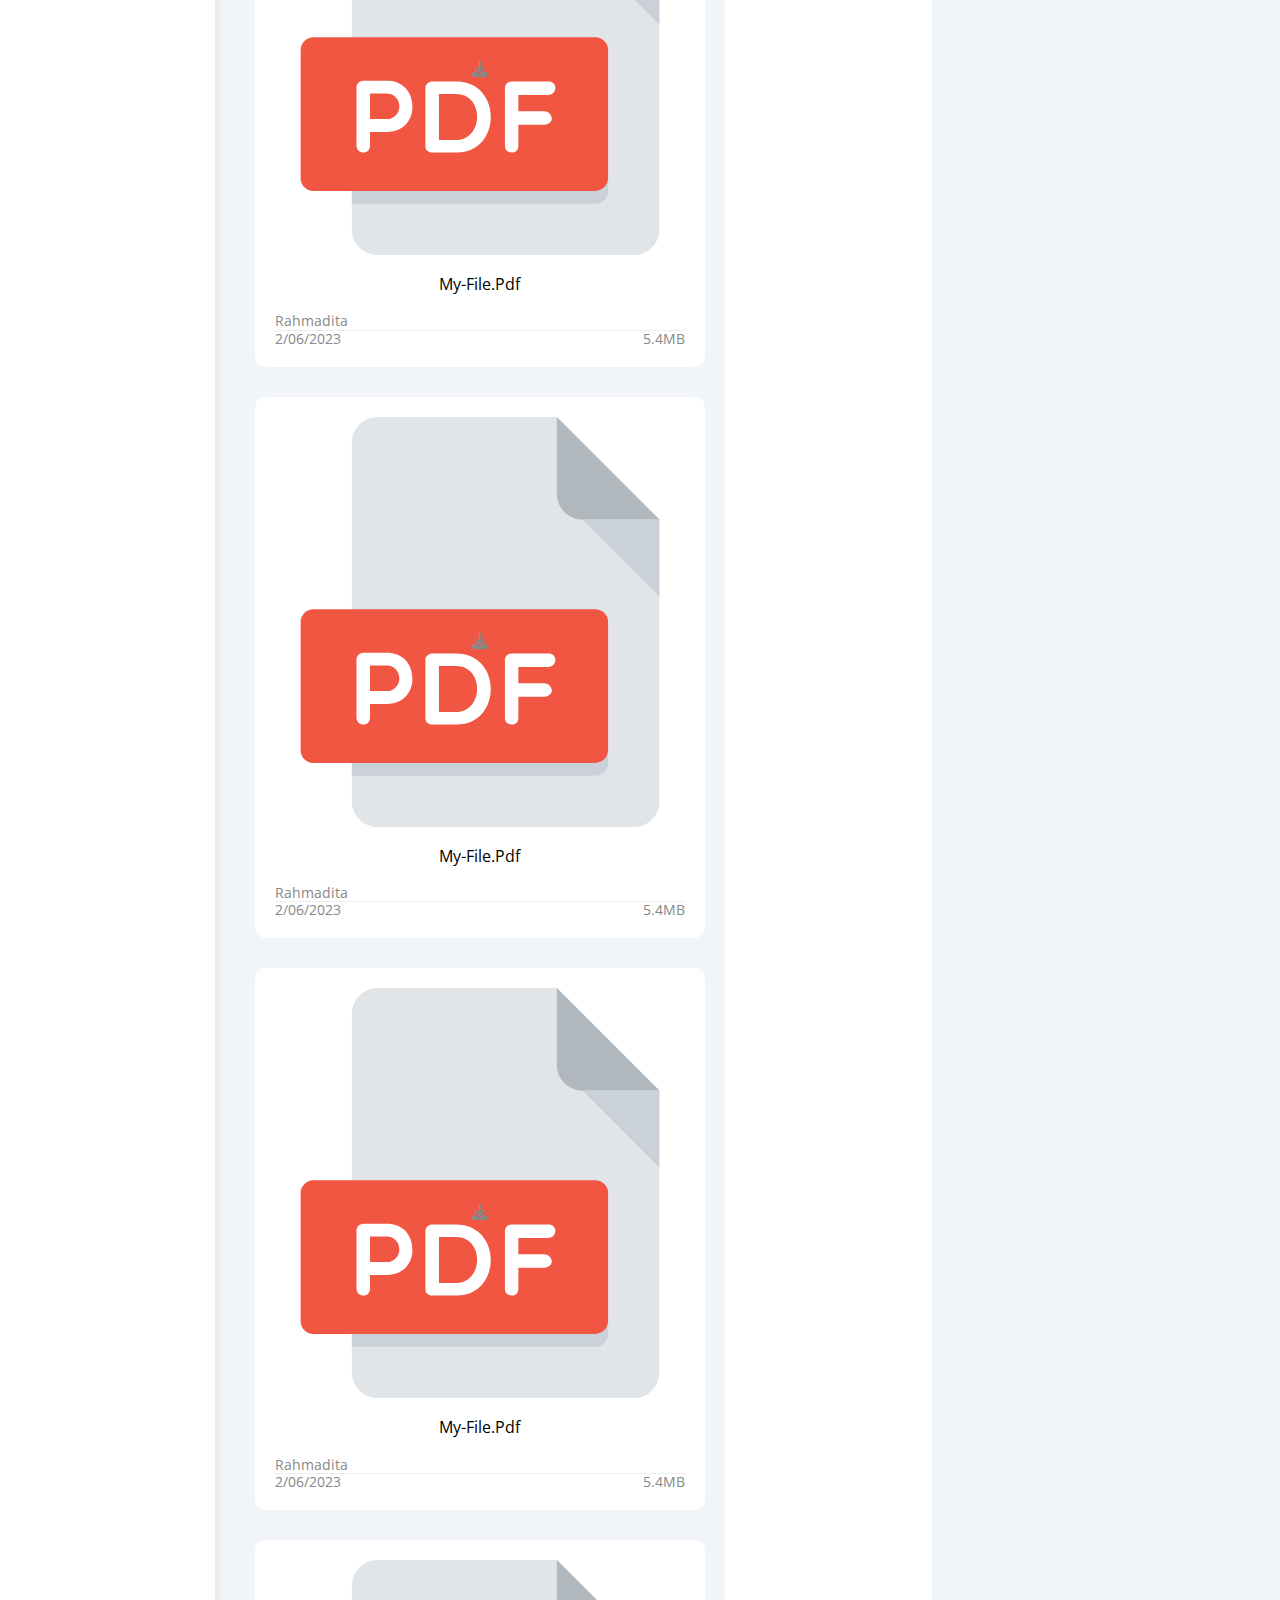
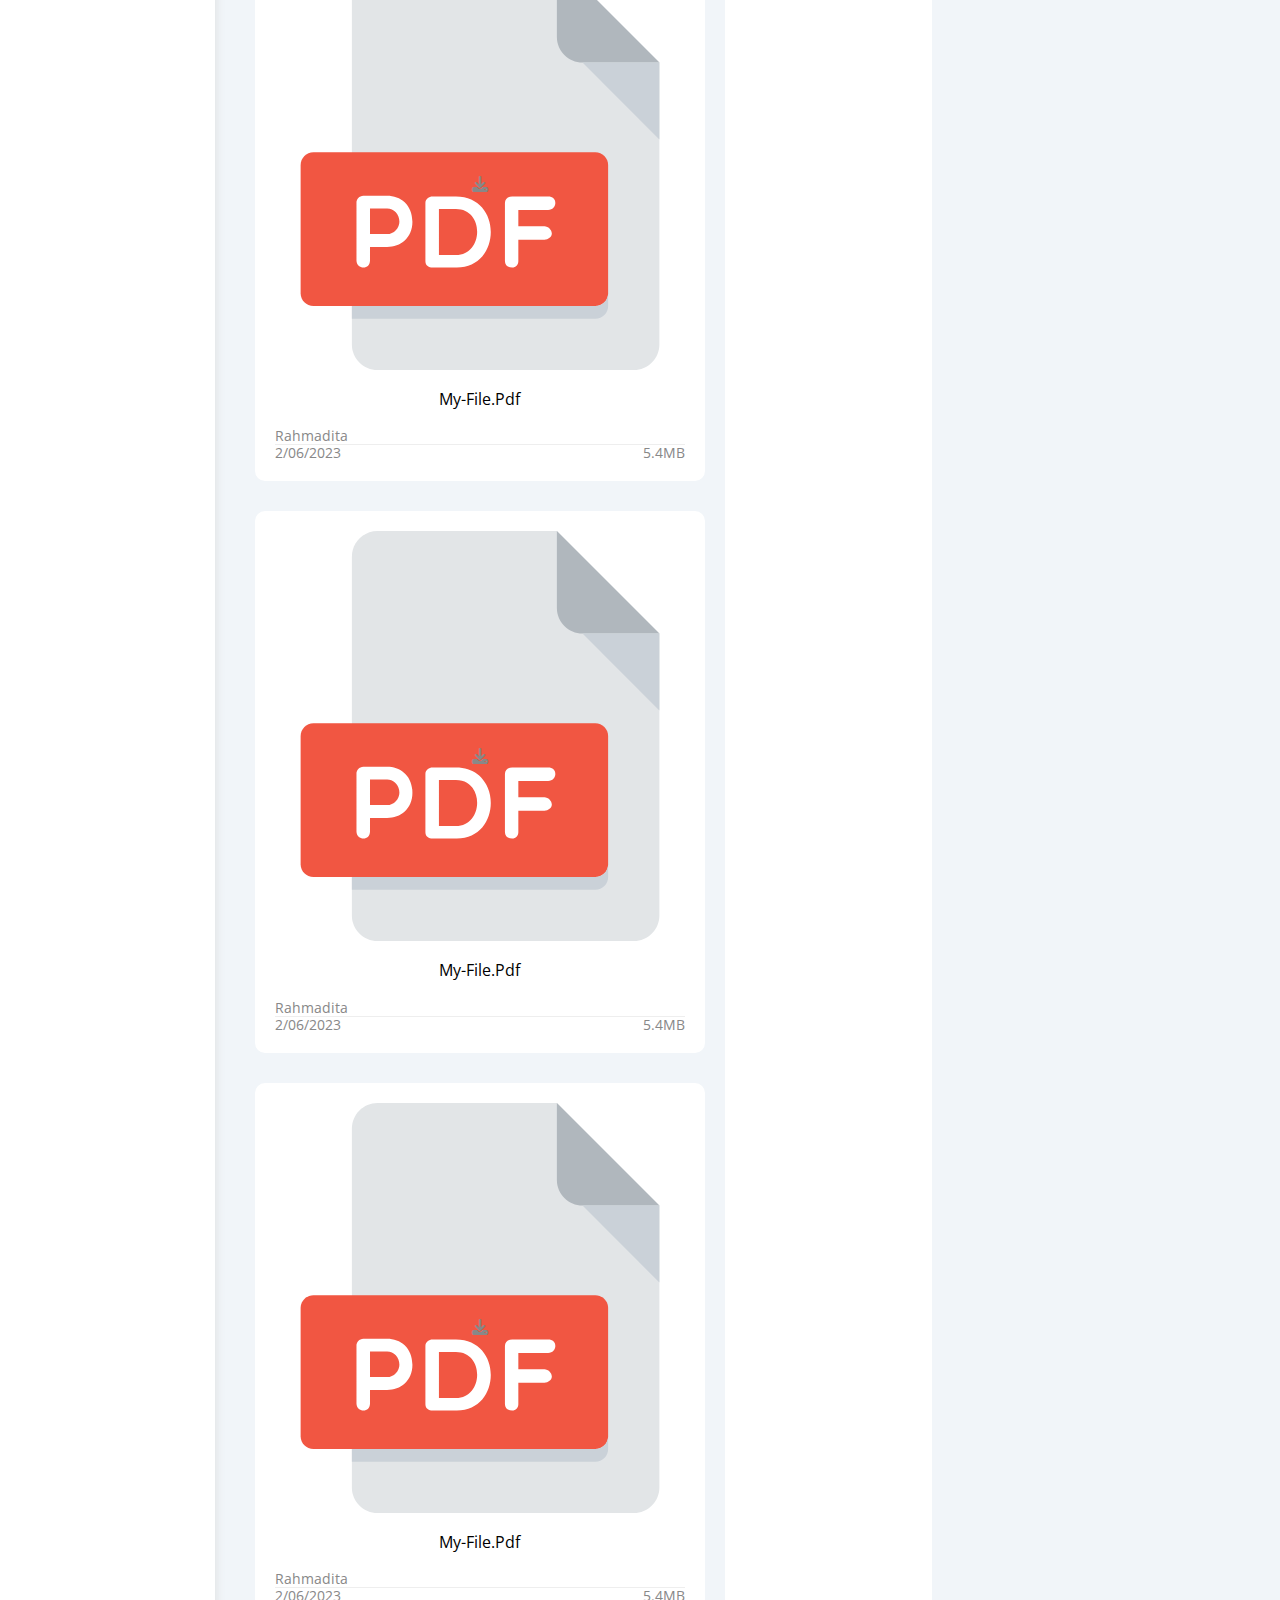
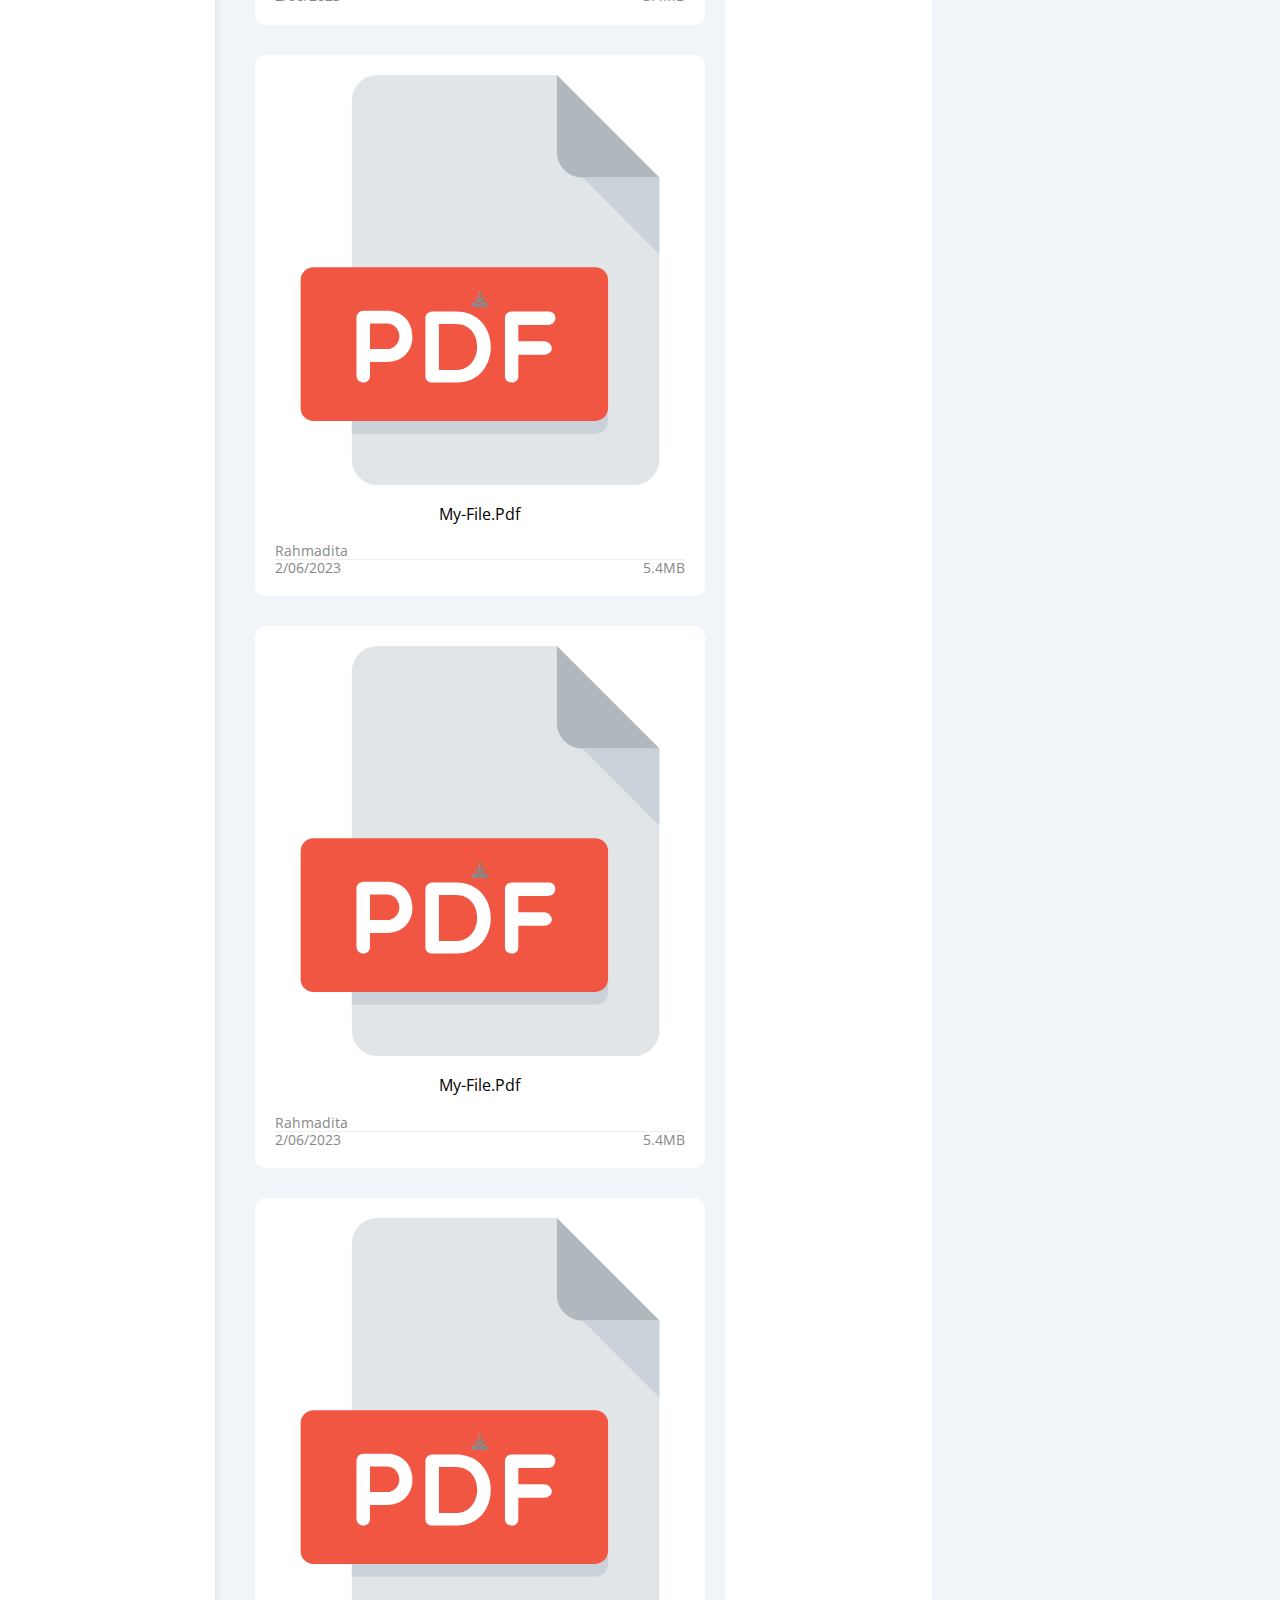
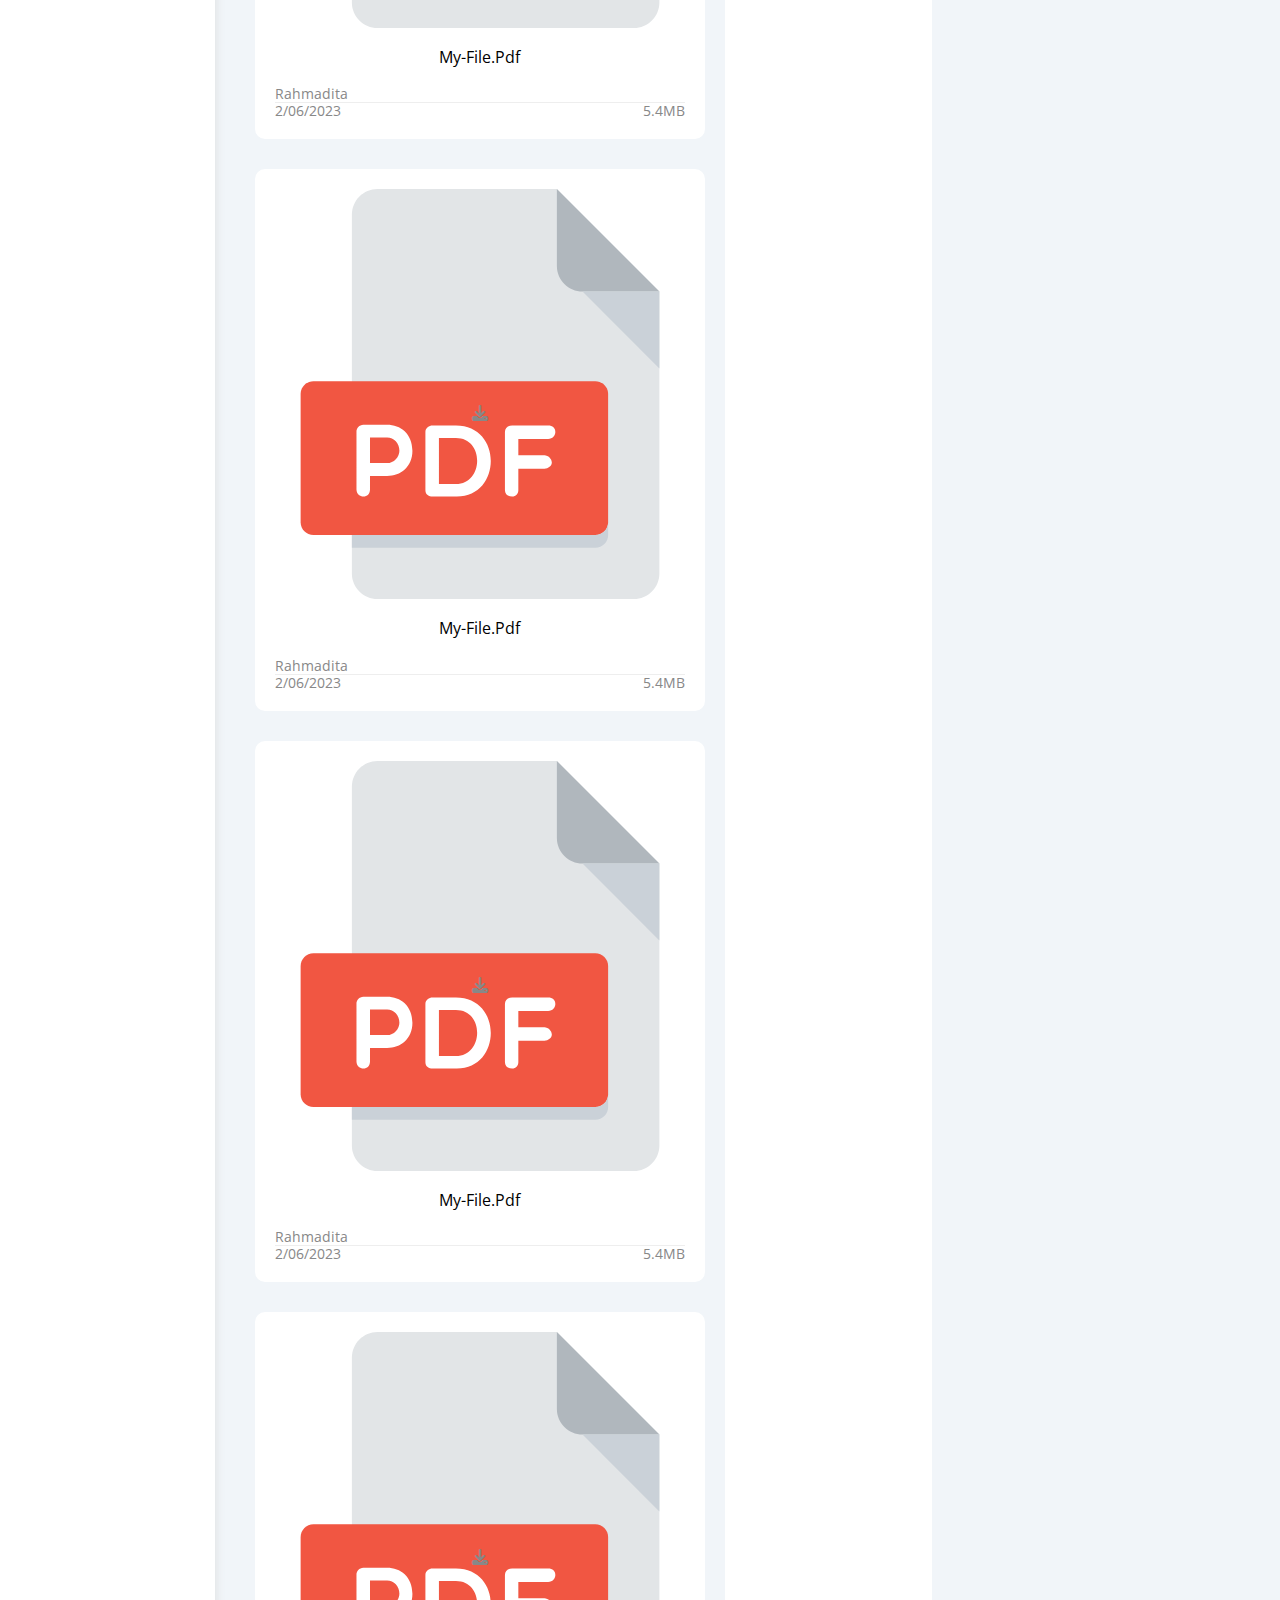
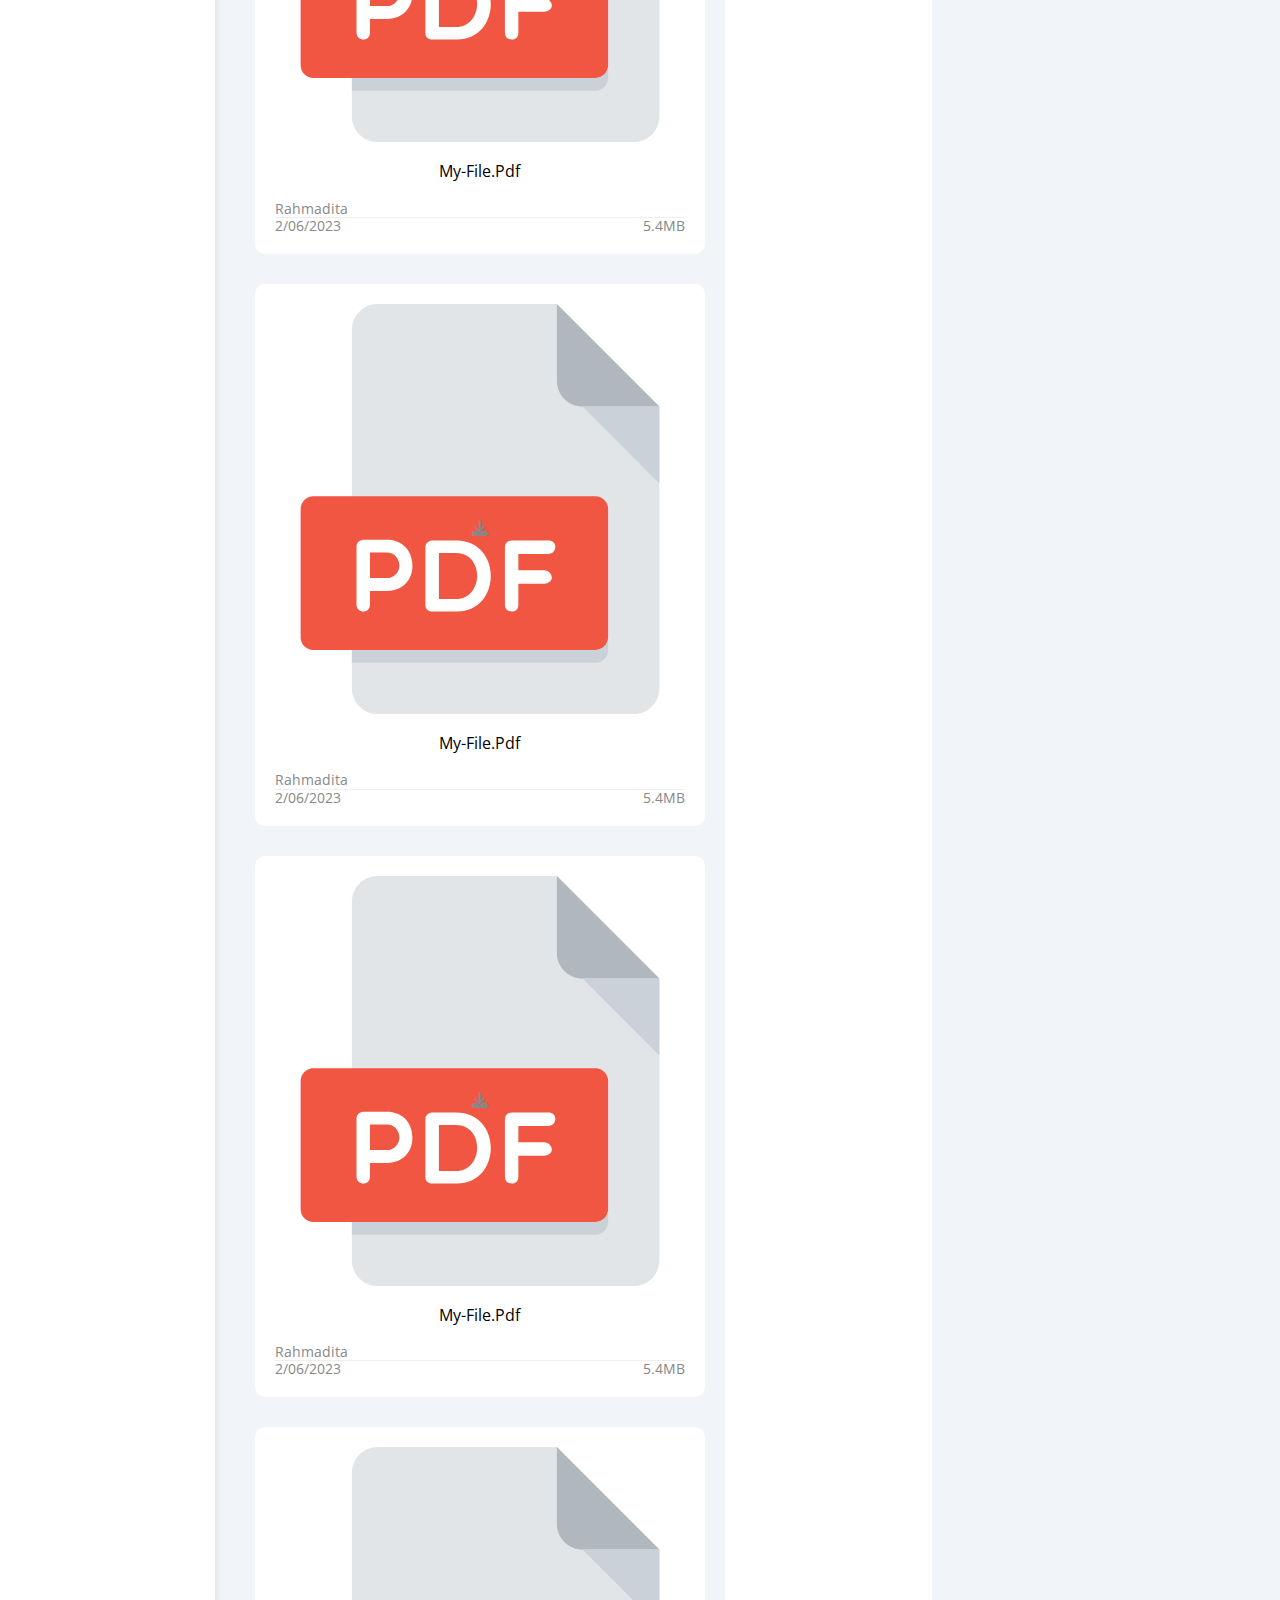
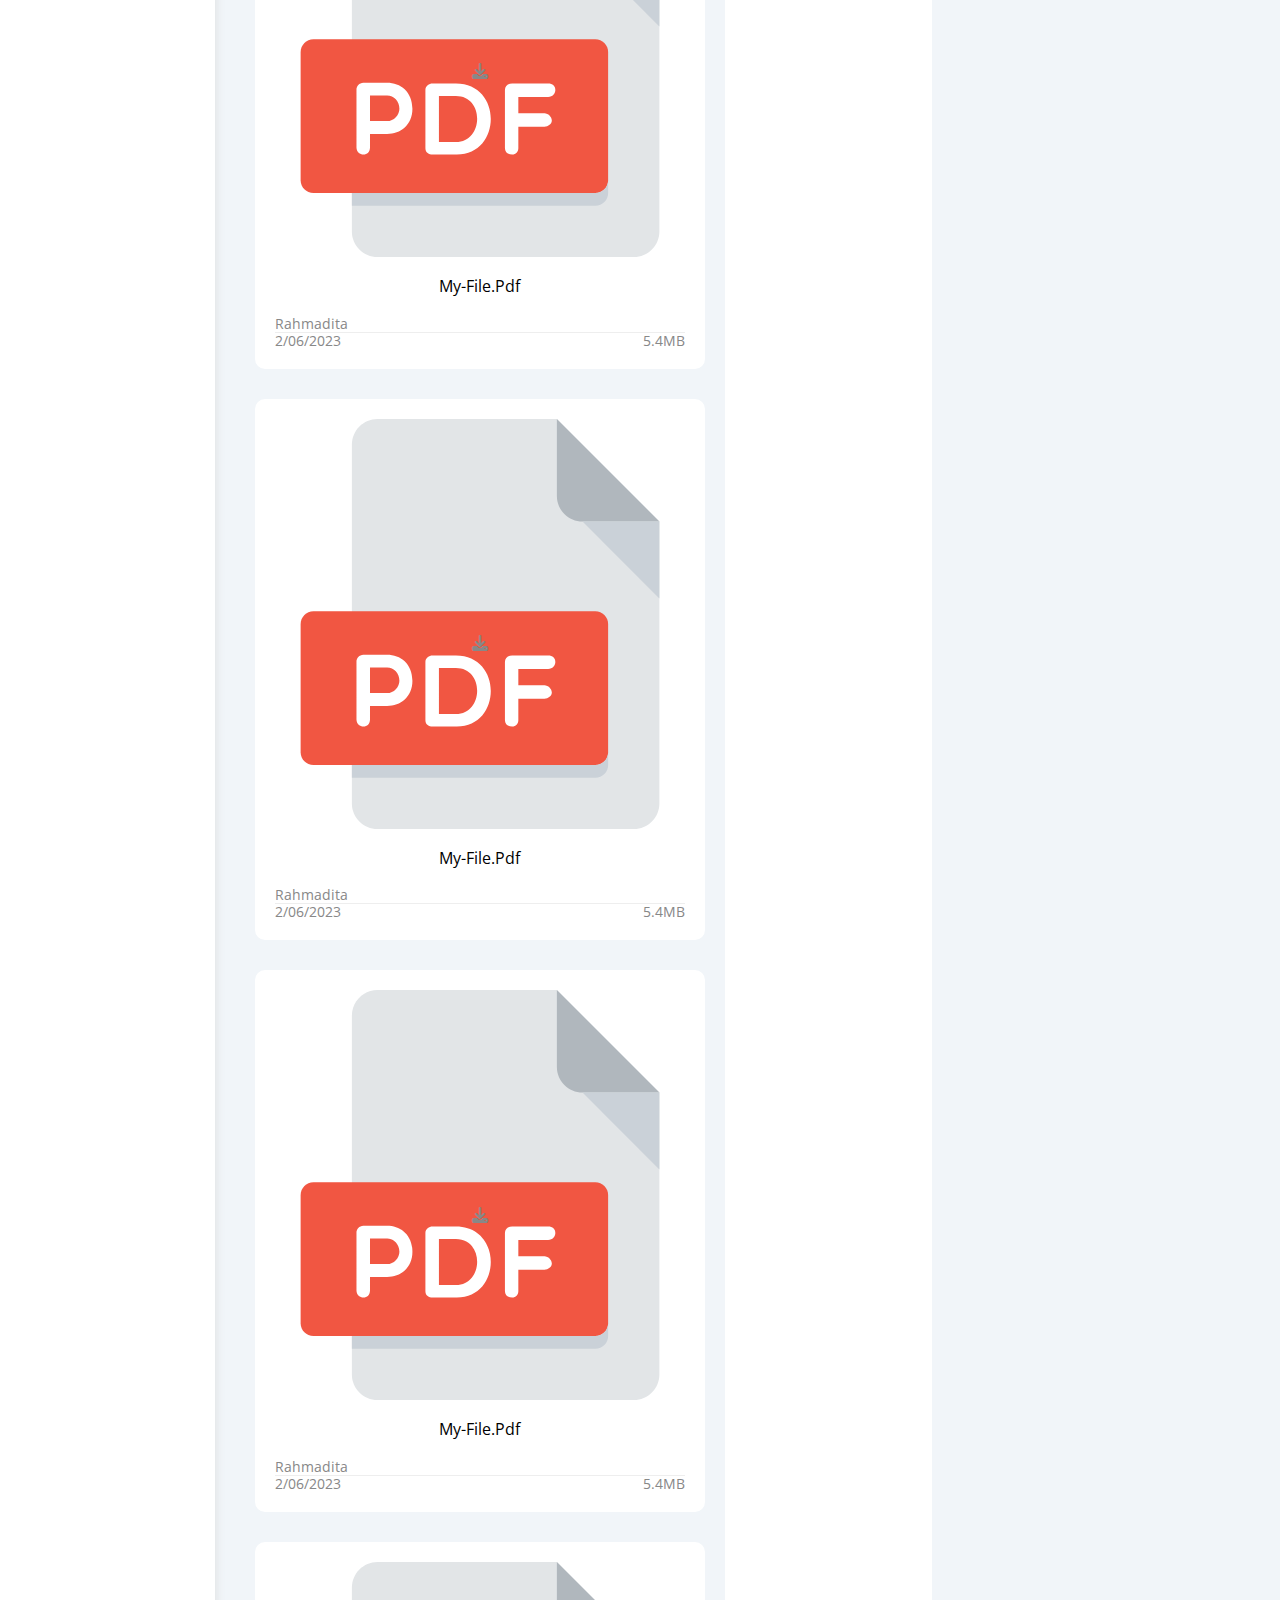
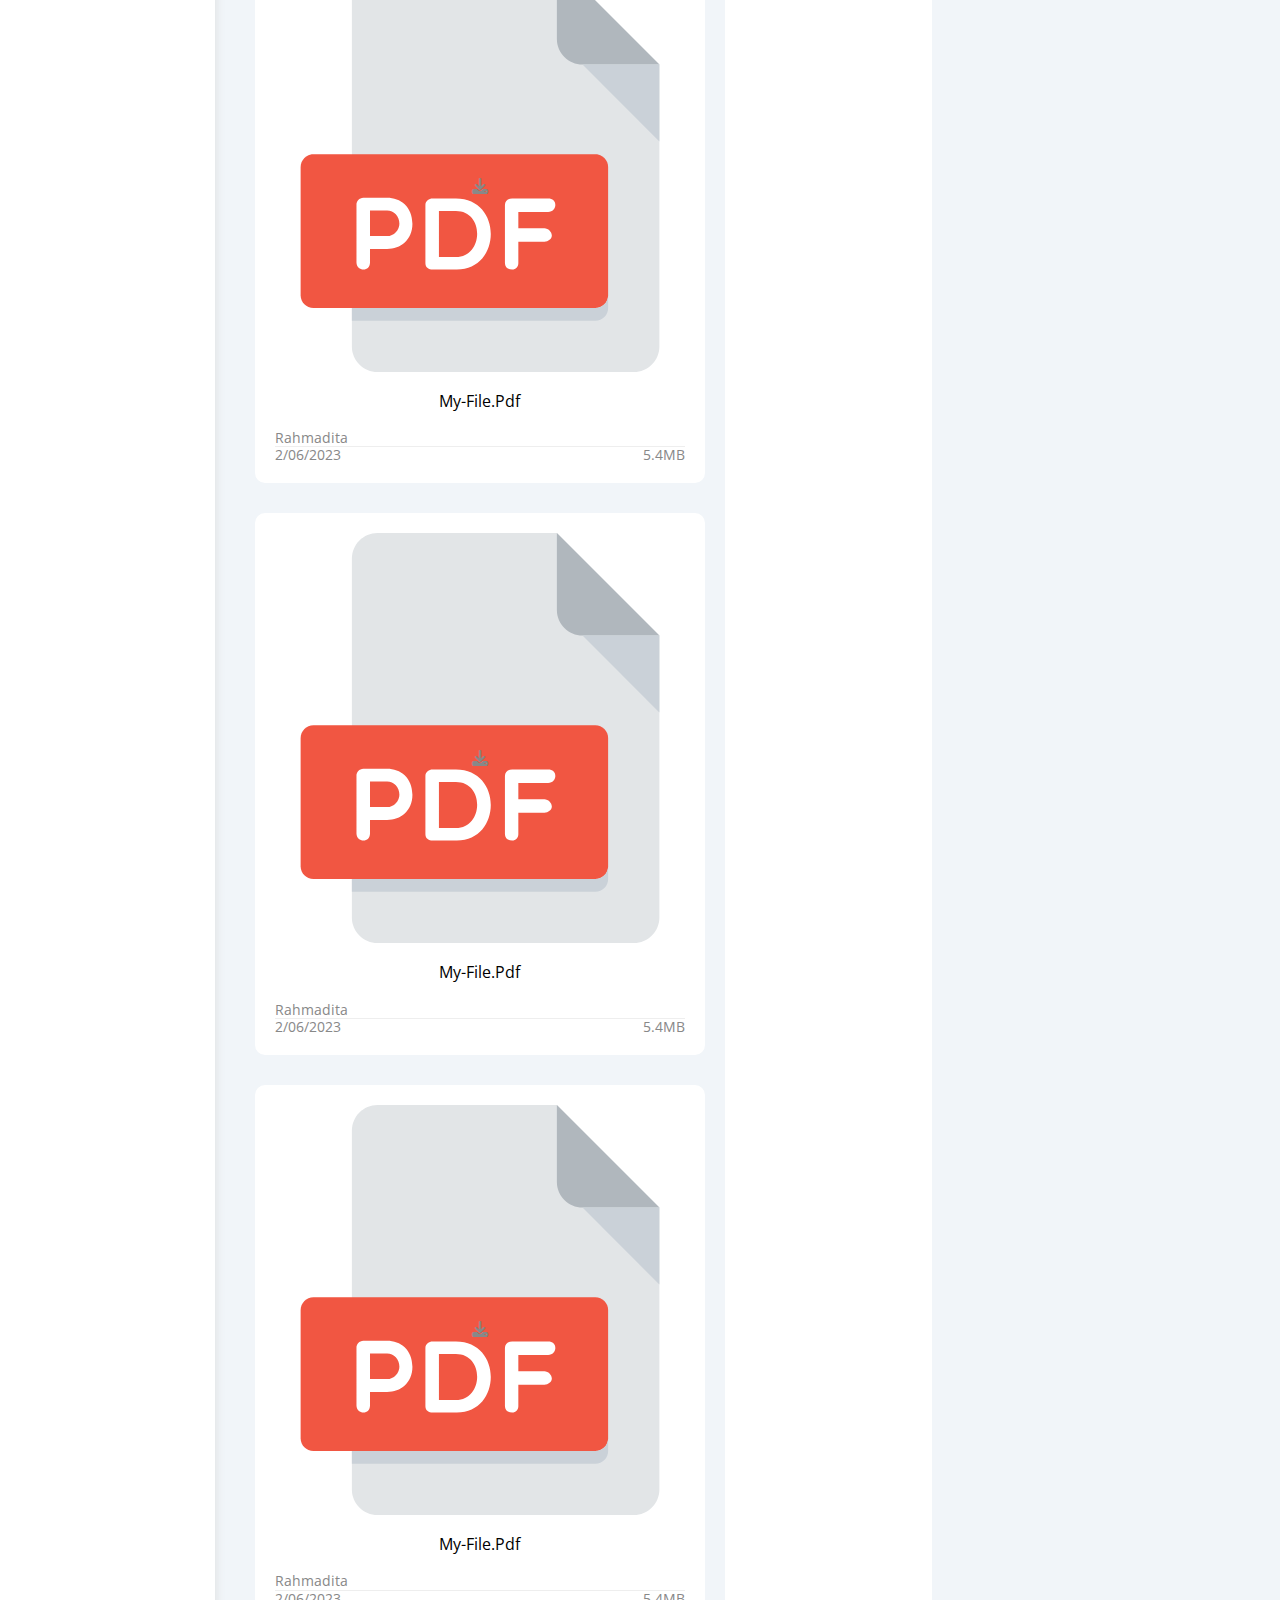
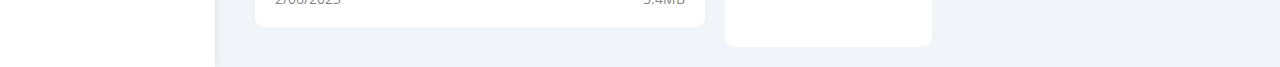
<file: files.html>
<!DOCTYPE html>
<html lang="en">
<head>
    <meta charset="UTF-8">
    <meta name="viewport" content="width=device-width, initial-scale=1.0">
    <title>Files</title>
            <!-- Google Fonts  -->
    <link rel="preconnect" href="https://fonts.googleapis.com">
    <link rel="preconnect" href="https://fonts.gstatic.com" crossorigin>
    <link href="https://fonts.googleapis.com/css2?family=Open+Sans:wght@300;400;500;600;700;800&display=swap" rel="stylesheet">
    <link rel="stylesheet" href="CSS/framwork.css">
    <!-- Fonts Awesome -->
    <link rel="stylesheet" href="CSS/all.min.css">
    <link rel="stylesheet" href="CSS/Normalize.css">
    <link rel="stylesheet" href="CSS/master.css">
</head>
<body>
  <div class="page d-flex txt-capitalize">
    <nav name="side-bar" class="bg-white p-20 relative">
      <h3 class="relative txt-c mt-0">Kika</h3>
      <ul class="pl-0 fw-500">
        <li>
          <a class="d-flex align-c fs-14 p-10 rad-6" href="index.html">
            <i class="fa-solid fa-chart-bar fa-fw mr-10"></i>
            <span>Dashboard</span>
          </a>
        </li>
        <li>
          <a class=" d-flex align-c fs-14 p-10 rad-6" href="settings.html">
            <i class="fa-solid fa-gear fa-fw mr-10"></i>
            <span>Setting</span>
          </a>
        </li>
        <li>
          <a class="d-flex align-c fs-14 p-10 rad-6" href="profile.html">
            <i class="fa-regular fa-user fa-fw mr-10"></i>
            <span>Profile</span>
          </a>
        </li>
        <li>
          <a class=" d-flex align-c fs-14 p-10 rad-6" href="project.html">
            <i class="fa-solid fa-diagram-project fa-fw mr-10"></i>
            <span>Project</span>
          </a>
        </li>
        <li>
          <a class=" d-flex align-c fs-14 p-10 rad-6" href="courses.html">
            <i class="fa-solid fa-graduation-cap fa-fw mr-10"></i>
            <span>Courses</span>
          </a>
        </li>
        <li>
          <a class=" d-flex align-c fs-14 p-10 rad-6" href="friends.html">
            <i class="fa-solid fa-user-group fa-fw mr-10"></i>
            <span>Friends</span>
          </a>
        </li>
        <li>
          <a class="active d-flex align-c fs-14 p-10 rad-6" href="files.html">
            <i class="fa-regular fa-file fa-fw mr-10"></i>
            <span>Files</span>
          </a>
        </li>
        <li>
          <a class="d-flex align-c fs-14 p-10 rad-6" href="plans.html">
            <i class="fa-regular fa-credit-card fa-fw mr-10"></i>
            <span>Plans</span>
          </a>
        </li>
      </ul>
    </nav>
    <main class="w-full o-hidden">
      <!-- Start Head  -->
      <header class="bg-white p-15 between-flex">
        <form class="d-flex align-c">
          <i class="fa-solid fa-magnifying-glass fa-fw"></i>
          <input class="p-10 rad-10" type="search" placeholder="type a keyword">
        </form>
        <div class="box align-c d-flex gap-20">
          <i class="fa-regular fa-bell relative"></i>
          <a href="profile.html">
          <img class="circle" src="imgs/team-02.png" alt="">
          </a>
        </div>
      </header>
      <!-- End Head  -->
      <h1 class="relative">Files</h1>
      <div class="file-page d-flex m-20">
        <div class="wrapper gap-30 d-grid">
          <div class="file-box relative box-style block-mobile">
            <div class="head center-flex direction-col gap-20 mb-20">
              <i class="fa-solid fa-download c-888 absolute"></i>
              <img src="imgs/pdf.svg" alt="">
              <h4 class="fs-15 fw-normal">my-file.pdf</h4>
            </div>
            <span class="name c-888 fs-14 border-b-eee w-full d-block">Rahmadita</span>
            <div class="date between-flex">
              <span class="date-uploaded fs-14 c-888">2/06/2023</span>
              <span class="size fs-14 c-888">5.4MB</span>
            </div>
          </div>
          <div class="file-box relative box-style block-mobile">
            <div class="head center-flex direction-col gap-20 mb-20">
              <i class="fa-solid fa-download c-888 absolute"></i>
              <img src="imgs/pdf.svg" alt="">
              <h4 class="fs-15 fw-normal">my-file.pdf</h4>
            </div>
            <span class="name c-888 fs-14 border-b-eee w-full d-block">Rahmadita</span>
            <div class="date between-flex">
              <span class="date-uploaded fs-14 c-888">2/06/2023</span>
              <span class="size fs-14 c-888">5.4MB</span>
            </div>
          </div>
          <div class="file-box relative box-style block-mobile">
            <div class="head center-flex direction-col gap-20 mb-20">
              <i class="fa-solid fa-download c-888 absolute"></i>
              <img src="imgs/pdf.svg" alt="">
              <h4 class="fs-15 fw-normal">my-file.pdf</h4>
            </div>
            <span class="name c-888 fs-14 border-b-eee w-full d-block">Rahmadita</span>
            <div class="date between-flex">
              <span class="date-uploaded fs-14 c-888">2/06/2023</span>
              <span class="size fs-14 c-888">5.4MB</span>
            </div>
          </div>
          <div class="file-box relative box-style block-mobile">
            <div class="head center-flex direction-col gap-20 mb-20">
              <i class="fa-solid fa-download c-888 absolute"></i>
              <img src="imgs/pdf.svg" alt="">
              <h4 class="fs-15 fw-normal">my-file.pdf</h4>
            </div>
            <span class="name c-888 fs-14 border-b-eee w-full d-block">Rahmadita</span>
            <div class="date between-flex">
              <span class="date-uploaded fs-14 c-888">2/06/2023</span>
              <span class="size fs-14 c-888">5.4MB</span>
            </div>
          </div>
          <div class="file-box relative box-style block-mobile">
            <div class="head center-flex direction-col gap-20 mb-20">
              <i class="fa-solid fa-download c-888 absolute"></i>
              <img src="imgs/pdf.svg" alt="">
              <h4 class="fs-15 fw-normal">my-file.pdf</h4>
            </div>
            <span class="name c-888 fs-14 border-b-eee w-full d-block">Rahmadita</span>
            <div class="date between-flex">
              <span class="date-uploaded fs-14 c-888">2/06/2023</span>
              <span class="size fs-14 c-888">5.4MB</span>
            </div>
          </div>
          <div class="file-box relative box-style block-mobile">
            <div class="head center-flex direction-col gap-20 mb-20">
              <i class="fa-solid fa-download c-888 absolute"></i>
              <img src="imgs/pdf.svg" alt="">
              <h4 class="fs-15 fw-normal">my-file.pdf</h4>
            </div>
            <span class="name c-888 fs-14 border-b-eee w-full d-block">Rahmadita</span>
            <div class="date between-flex">
              <span class="date-uploaded fs-14 c-888">2/06/2023</span>
              <span class="size fs-14 c-888">5.4MB</span>
            </div>
          </div>
          <div class="file-box relative box-style block-mobile">
            <div class="head center-flex direction-col gap-20 mb-20">
              <i class="fa-solid fa-download c-888 absolute"></i>
              <img src="imgs/pdf.svg" alt="">
              <h4 class="fs-15 fw-normal">my-file.pdf</h4>
            </div>
            <span class="name c-888 fs-14 border-b-eee w-full d-block">Rahmadita</span>
            <div class="date between-flex">
              <span class="date-uploaded fs-14 c-888">2/06/2023</span>
              <span class="size fs-14 c-888">5.4MB</span>
            </div>
          </div>
          <div class="file-box relative box-style block-mobile">
            <div class="head center-flex direction-col gap-20 mb-20">
              <i class="fa-solid fa-download c-888 absolute"></i>
              <img src="imgs/pdf.svg" alt="">
              <h4 class="fs-15 fw-normal">my-file.pdf</h4>
            </div>
            <span class="name c-888 fs-14 border-b-eee w-full d-block">Rahmadita</span>
            <div class="date between-flex">
              <span class="date-uploaded fs-14 c-888">2/06/2023</span>
              <span class="size fs-14 c-888">5.4MB</span>
            </div>
          </div>
          <div class="file-box relative box-style block-mobile">
            <div class="head center-flex direction-col gap-20 mb-20">
              <i class="fa-solid fa-download c-888 absolute"></i>
              <img src="imgs/pdf.svg" alt="">
              <h4 class="fs-15 fw-normal">my-file.pdf</h4>
            </div>
            <span class="name c-888 fs-14 border-b-eee w-full d-block">Rahmadita</span>
            <div class="date between-flex">
              <span class="date-uploaded fs-14 c-888">2/06/2023</span>
              <span class="size fs-14 c-888">5.4MB</span>
            </div>
          </div>
          <div class="file-box relative box-style block-mobile">
            <div class="head center-flex direction-col gap-20 mb-20">
              <i class="fa-solid fa-download c-888 absolute"></i>
              <img src="imgs/pdf.svg" alt="">
              <h4 class="fs-15 fw-normal">my-file.pdf</h4>
            </div>
            <span class="name c-888 fs-14 border-b-eee w-full d-block">Rahmadita</span>
            <div class="date between-flex">
              <span class="date-uploaded fs-14 c-888">2/06/2023</span>
              <span class="size fs-14 c-888">5.4MB</span>
            </div>
          </div>
          <div class="file-box relative box-style block-mobile">
            <div class="head center-flex direction-col gap-20 mb-20">
              <i class="fa-solid fa-download c-888 absolute"></i>
              <img src="imgs/pdf.svg" alt="">
              <h4 class="fs-15 fw-normal">my-file.pdf</h4>
            </div>
            <span class="name c-888 fs-14 border-b-eee w-full d-block">Rahmadita</span>
            <div class="date between-flex">
              <span class="date-uploaded fs-14 c-888">2/06/2023</span>
              <span class="size fs-14 c-888">5.4MB</span>
            </div>
          </div>
          <div class="file-box relative box-style block-mobile">
            <div class="head center-flex direction-col gap-20 mb-20">
              <i class="fa-solid fa-download c-888 absolute"></i>
              <img src="imgs/pdf.svg" alt="">
              <h4 class="fs-15 fw-normal">my-file.pdf</h4>
            </div>
            <span class="name c-888 fs-14 border-b-eee w-full d-block">Rahmadita</span>
            <div class="date between-flex">
              <span class="date-uploaded fs-14 c-888">2/06/2023</span>
              <span class="size fs-14 c-888">5.4MB</span>
            </div>
          </div>
          <div class="file-box relative box-style block-mobile">
            <div class="head center-flex direction-col gap-20 mb-20">
              <i class="fa-solid fa-download c-888 absolute"></i>
              <img src="imgs/pdf.svg" alt="">
              <h4 class="fs-15 fw-normal">my-file.pdf</h4>
            </div>
            <span class="name c-888 fs-14 border-b-eee w-full d-block">Rahmadita</span>
            <div class="date between-flex">
              <span class="date-uploaded fs-14 c-888">2/06/2023</span>
              <span class="size fs-14 c-888">5.4MB</span>
            </div>
          </div>
          <div class="file-box relative box-style block-mobile">
            <div class="head center-flex direction-col gap-20 mb-20">
              <i class="fa-solid fa-download c-888 absolute"></i>
              <img src="imgs/pdf.svg" alt="">
              <h4 class="fs-15 fw-normal">my-file.pdf</h4>
            </div>
            <span class="name c-888 fs-14 border-b-eee w-full d-block">Rahmadita</span>
            <div class="date between-flex">
              <span class="date-uploaded fs-14 c-888">2/06/2023</span>
              <span class="size fs-14 c-888">5.4MB</span>
            </div>
          </div>
          <div class="file-box relative box-style block-mobile">
            <div class="head center-flex direction-col gap-20 mb-20">
              <i class="fa-solid fa-download c-888 absolute"></i>
              <img src="imgs/pdf.svg" alt="">
              <h4 class="fs-15 fw-normal">my-file.pdf</h4>
            </div>
            <span class="name c-888 fs-14 border-b-eee w-full d-block">Rahmadita</span>
            <div class="date between-flex">
              <span class="date-uploaded fs-14 c-888">2/06/2023</span>
              <span class="size fs-14 c-888">5.4MB</span>
            </div>
          </div>
          <div class="file-box relative box-style block-mobile">
            <div class="head center-flex direction-col gap-20 mb-20">
              <i class="fa-solid fa-download c-888 absolute"></i>
              <img src="imgs/pdf.svg" alt="">
              <h4 class="fs-15 fw-normal">my-file.pdf</h4>
            </div>
            <span class="name c-888 fs-14 border-b-eee w-full d-block">Rahmadita</span>
            <div class="date between-flex">
              <span class="date-uploaded fs-14 c-888">2/06/2023</span>
              <span class="size fs-14 c-888">5.4MB</span>
            </div>
          </div>
          <div class="file-box relative box-style block-mobile">
            <div class="head center-flex direction-col gap-20 mb-20">
              <i class="fa-solid fa-download c-888 absolute"></i>
              <img src="imgs/pdf.svg" alt="">
              <h4 class="fs-15 fw-normal">my-file.pdf</h4>
            </div>
            <span class="name c-888 fs-14 border-b-eee w-full d-block">Rahmadita</span>
            <div class="date between-flex">
              <span class="date-uploaded fs-14 c-888">2/06/2023</span>
              <span class="size fs-14 c-888">5.4MB</span>
            </div>
          </div>
          <div class="file-box relative box-style block-mobile">
            <div class="head center-flex direction-col gap-20 mb-20">
              <i class="fa-solid fa-download c-888 absolute"></i>
              <img src="imgs/pdf.svg" alt="">
              <h4 class="fs-15 fw-normal">my-file.pdf</h4>
            </div>
            <span class="name c-888 fs-14 border-b-eee w-full d-block">Rahmadita</span>
            <div class="date between-flex">
              <span class="date-uploaded fs-14 c-888">2/06/2023</span>
              <span class="size fs-14 c-888">5.4MB</span>
            </div>
          </div>
          <div class="file-box relative box-style block-mobile">
            <div class="head center-flex direction-col gap-20 mb-20">
              <i class="fa-solid fa-download c-888 absolute"></i>
              <img src="imgs/pdf.svg" alt="">
              <h4 class="fs-15 fw-normal">my-file.pdf</h4>
            </div>
            <span class="name c-888 fs-14 border-b-eee w-full d-block">Rahmadita</span>
            <div class="date between-flex">
              <span class="date-uploaded fs-14 c-888">2/06/2023</span>
              <span class="size fs-14 c-888">5.4MB</span>
            </div>
          </div>
          <div class="file-box relative box-style block-mobile">
            <div class="head center-flex direction-col gap-20 mb-20">
              <i class="fa-solid fa-download c-888 absolute"></i>
              <img src="imgs/pdf.svg" alt="">
              <h4 class="fs-15 fw-normal">my-file.pdf</h4>
            </div>
            <span class="name c-888 fs-14 border-b-eee w-full d-block">Rahmadita</span>
            <div class="date between-flex">
              <span class="date-uploaded fs-14 c-888">2/06/2023</span>
              <span class="size fs-14 c-888">5.4MB</span>
            </div>
          </div>
          <div class="file-box relative box-style block-mobile">
            <div class="head center-flex direction-col gap-20 mb-20">
              <i class="fa-solid fa-download c-888 absolute"></i>
              <img src="imgs/pdf.svg" alt="">
              <h4 class="fs-15 fw-normal">my-file.pdf</h4>
            </div>
            <span class="name c-888 fs-14 border-b-eee w-full d-block">Rahmadita</span>
            <div class="date between-flex">
              <span class="date-uploaded fs-14 c-888">2/06/2023</span>
              <span class="size fs-14 c-888">5.4MB</span>
            </div>
          </div>
          <div class="file-box relative box-style block-mobile">
            <div class="head center-flex direction-col gap-20 mb-20">
              <i class="fa-solid fa-download c-888 absolute"></i>
              <img src="imgs/pdf.svg" alt="">
              <h4 class="fs-15 fw-normal">my-file.pdf</h4>
            </div>
            <span class="name c-888 fs-14 border-b-eee w-full d-block">Rahmadita</span>
            <div class="date between-flex">
              <span class="date-uploaded fs-14 c-888">2/06/2023</span>
              <span class="size fs-14 c-888">5.4MB</span>
            </div>
          </div>
          <div class="file-box relative box-style block-mobile">
            <div class="head center-flex direction-col gap-20 mb-20">
              <i class="fa-solid fa-download c-888 absolute"></i>
              <img src="imgs/pdf.svg" alt="">
              <h4 class="fs-15 fw-normal">my-file.pdf</h4>
            </div>
            <span class="name c-888 fs-14 border-b-eee w-full d-block">Rahmadita</span>
            <div class="date between-flex">
              <span class="date-uploaded fs-14 c-888">2/06/2023</span>
              <span class="size fs-14 c-888">5.4MB</span>
            </div>
          </div>
          <div class="file-box relative box-style block-mobile">
            <div class="head center-flex direction-col gap-20 mb-20">
              <i class="fa-solid fa-download c-888 absolute"></i>
              <img src="imgs/pdf.svg" alt="">
              <h4 class="fs-15 fw-normal">my-file.pdf</h4>
            </div>
            <span class="name c-888 fs-14 border-b-eee w-full d-block">Rahmadita</span>
            <div class="date between-flex">
              <span class="date-uploaded fs-14 c-888">2/06/2023</span>
              <span class="size fs-14 c-888">5.4MB</span>
            </div>
          </div>
          <div class="file-box relative box-style block-mobile">
            <div class="head center-flex direction-col gap-20 mb-20">
              <i class="fa-solid fa-download c-888 absolute"></i>
              <img src="imgs/pdf.svg" alt="">
              <h4 class="fs-15 fw-normal">my-file.pdf</h4>
            </div>
            <span class="name c-888 fs-14 border-b-eee w-full d-block">Rahmadita</span>
            <div class="date between-flex">
              <span class="date-uploaded fs-14 c-888">2/06/2023</span>
              <span class="size fs-14 c-888">5.4MB</span>
            </div>
          </div>
        </div>
        <div class="files-stats block-mobile box-style mr-20">
          <h2 class="mb-20">Files statistics</h2>
          <div class="row p-10 mb-20 d-flex align-c gap-10">
            <i class="fa-regular fa-file-pdf p-10 center-flex c-blue"></i>
            <div class="text flex-grow">
              <h6 class="fw-normal">PDF Files</h6>
              <span class="c-888 fs-12">130</span>
            </div>
            <span class="c-888 fs-12">6.5GB</span>
          </div>
          <div class="row p-10 mb-20 d-flex align-c gap-10">
            <i class="fa-regular fa-image p-10 center-flex c-green"></i>
            <div class="text flex-grow">
              <h6 class="fw-normal">Images</h6>
              <span class="c-888 fs-12">1400</span>
            </div>
            <span class="c-888 fs-12">3.5GB</span>
          </div>
          <div class="row p-10 mb-20 d-flex align-c gap-10">
            <i class="fa-regular fa-file-pdf p-10 center-flex c-red"></i>
            <div class="text flex-grow">
              <h6 class="fw-normal">Word Files</h6>
              <span class="c-888 fs-12">456</span>
            </div>
            <span class="c-888 fs-12">1.2GB</span>
          </div>
          <div class="row p-10 mb-20 d-flex align-c gap-10">
            <i class="fa-regular fa-file-pdf p-10 center-flex c-orange"></i>
            <div class="text flex-grow">
              <h6 class="fw-normal">CSV Files</h6>
              <span class="c-888 fs-12">45</span>
            </div>
            <span class="c-888 fs-12">514MB</span>
          </div>
          <a class="upload btn-shape bg-blue c-white d-flex gap-20 " href="">
            <i class="fa-solid fa-angles-up mr-10"></i>
            upload</a>
        </div>
      </div>
    </main>
  </div>
</body>
</html>
</file>
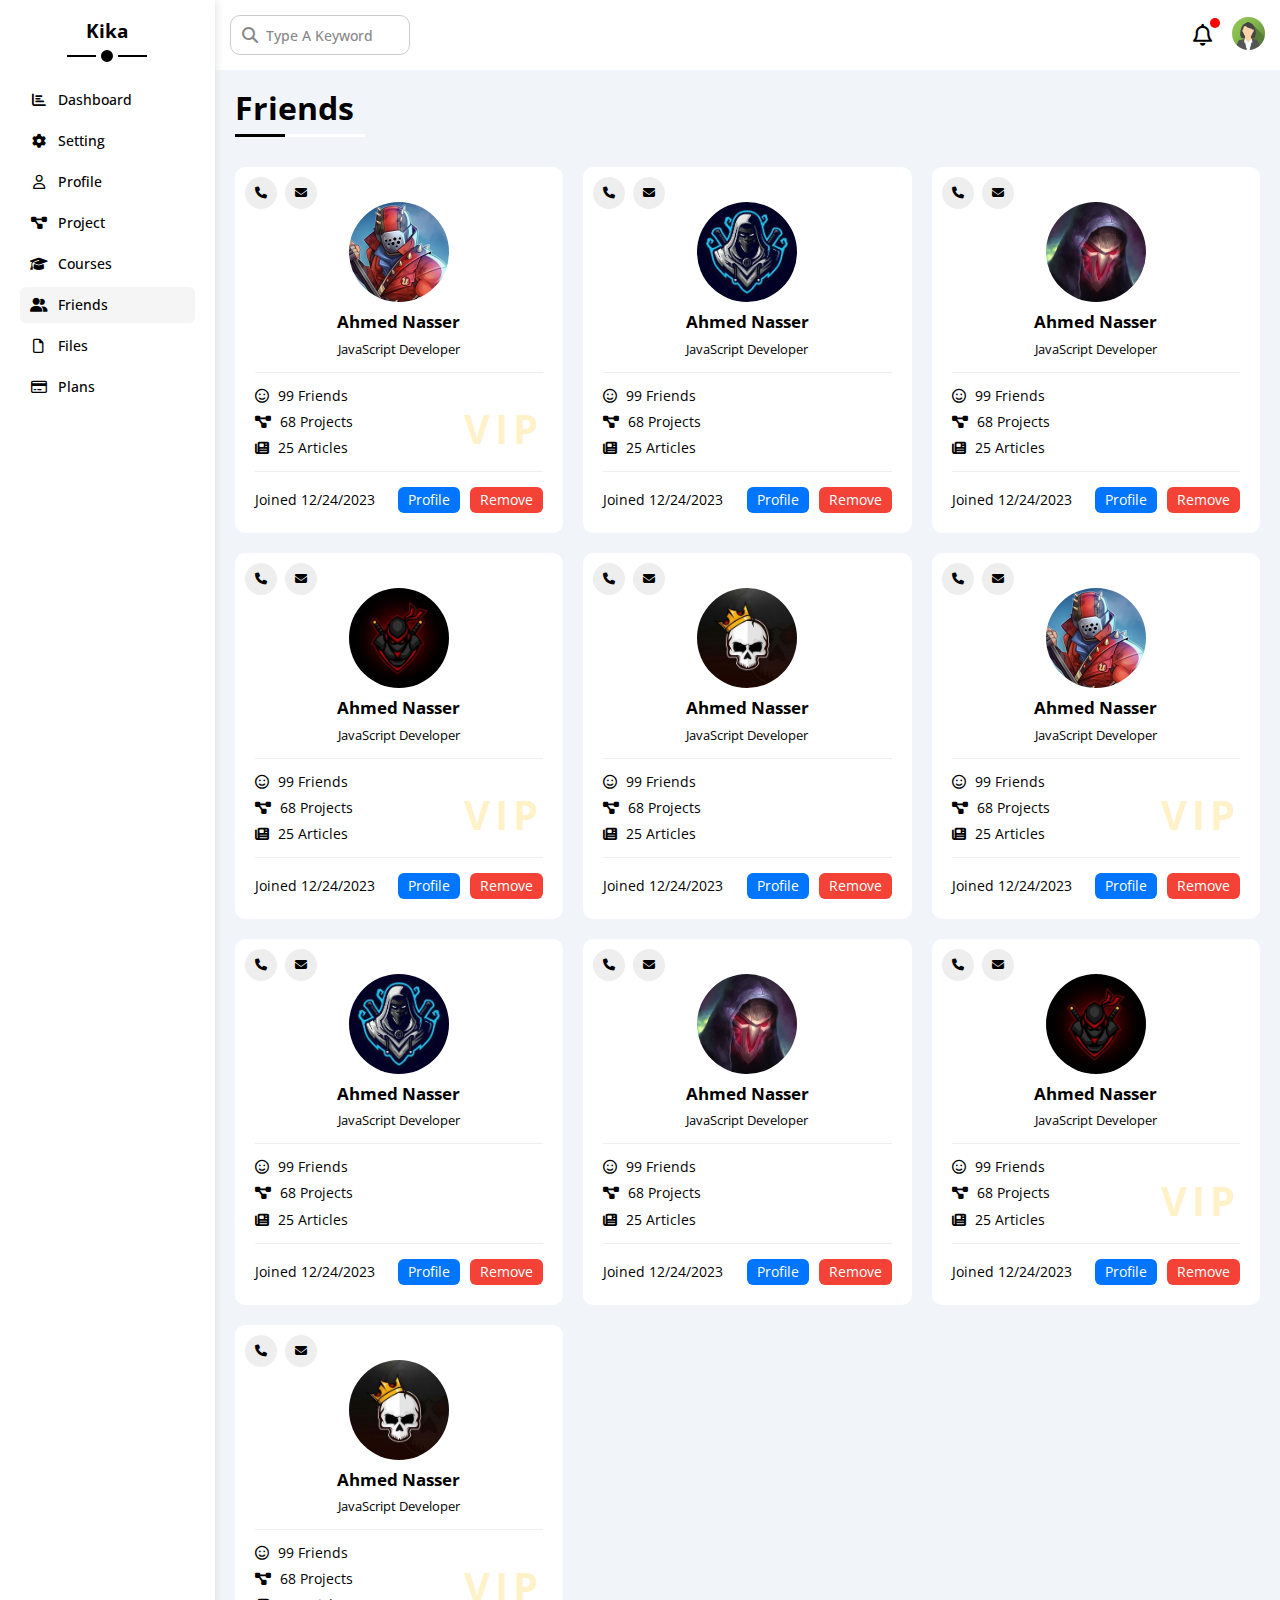
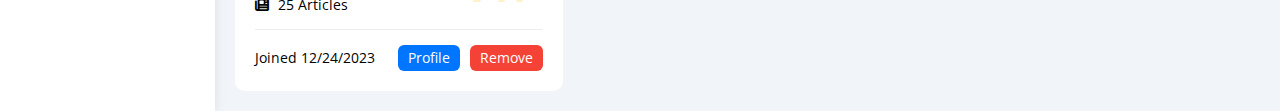
<file: friends.html>
<!DOCTYPE html>
<html lang="en">
<head>
    <meta charset="UTF-8">
    <meta name="viewport" content="width=device-width, initial-scale=1.0">
    <title>Settings</title>
            <!-- Google Fonts  -->
    <link rel="preconnect" href="https://fonts.googleapis.com">
    <link rel="preconnect" href="https://fonts.gstatic.com" crossorigin>
    <link href="https://fonts.googleapis.com/css2?family=Open+Sans:wght@300;400;500;600;700;800&display=swap" rel="stylesheet">
    <link rel="stylesheet" href="CSS/framwork.css">
    <!-- Fonts Awesome -->
    <link rel="stylesheet" href="CSS/all.min.css">
    <link rel="stylesheet" href="CSS/Normalize.css">
    <link rel="stylesheet" href="CSS/master.css">
</head>
<body>
  <div class="page d-flex txt-capitalize">
    <nav name="side-bar" class="bg-white p-20 relative">
      <h3 class="relative txt-c mt-0">Kika</h3>
      <ul class="pl-0 fw-500">
        <li>
          <a class="d-flex align-c fs-14 p-10 rad-6" href="index.html">
            <i class="fa-solid fa-chart-bar fa-fw mr-10"></i>
            <span>Dashboard</span>
          </a>
        </li>
        <li>
          <a class=" d-flex align-c fs-14 p-10 rad-6" href="settings.html">
            <i class="fa-solid fa-gear fa-fw mr-10"></i>
            <span>Setting</span>
          </a>
        </li>
        <li>
          <a class="d-flex align-c fs-14 p-10 rad-6" href="profile.html">
            <i class="fa-regular fa-user fa-fw mr-10"></i>
            <span>Profile</span>
          </a>
        </li>
        <li>
          <a class=" d-flex align-c fs-14 p-10 rad-6" href="project.html">
            <i class="fa-solid fa-diagram-project fa-fw mr-10"></i>
            <span>Project</span>
          </a>
        </li>
        <li>
          <a class=" d-flex align-c fs-14 p-10 rad-6" href="courses.html">
            <i class="fa-solid fa-graduation-cap fa-fw mr-10"></i>
            <span>Courses</span>
          </a>
        </li>
        <li>
          <a class="active d-flex align-c fs-14 p-10 rad-6" href="friends.html">
            <i class="fa-solid fa-user-group fa-fw mr-10"></i>
            <span>Friends</span>
          </a>
        </li>
        <li>
          <a class="d-flex align-c fs-14 p-10 rad-6" href="files.html">
            <i class="fa-regular fa-file fa-fw mr-10"></i>
            <span>Files</span>
          </a>
        </li>
        <li>
          <a class="d-flex align-c fs-14 p-10 rad-6" href="plans.html">
            <i class="fa-regular fa-credit-card fa-fw mr-10"></i>
            <span>Plans</span>
          </a>
        </li>
      </ul>
    </nav>
    <main class="w-full o-hidden">
      <!-- Start Head  -->
      <header class="bg-white p-15 between-flex">
        <form class="d-flex align-c">
          <i class="fa-solid fa-magnifying-glass fa-fw"></i>
          <input class="p-10 rad-10" type="search" placeholder="type a keyword">
        </form>
        <div class="box align-c d-flex gap-20">
          <i class="fa-regular fa-bell relative"></i>
          <a href="profile.html">
          <img class="circle" src="imgs/team-02.png" alt="">
          </a>
        </div>
      </header>
      <!-- End Head  -->
      <h1 class="relative">friends</h1>
      <div class="friends-page">
        <div class="wrapper gap-20 d-grid">
          <div class="member-box box-style block-mobile relative">
            <div class="head center-flex direction-col gap-10 mb-15 p-15 border-b-eee">
              <i class="mail fa-regular fa-envelope"></i>
              <i class="call fa-solid fa-phone"></i>
              <img class="logo circle" src="imgs/friend-01.jpg" alt="">
              <h3>Ahmed Nasser</h3>
              <p>JavaScript Developer</p>
            </div>
            <div class="info between-flex border-b-eee p-10">
              <div class="details d-flex direction-col gap-10 mb-10">
                <span>
                  <i class="fa-regular fa-face-smile"></i>
                  99 friends
                </span>
                <span>
                  <i class="fa-solid fa-diagram-project"></i>
                  68 projects
                </span>
                <span>
                  <i class="fa-solid fa-newspaper"></i>
                  25 articles
                </span>
              </div>
              <span class="vip">vip</span>
            </div>
            <div class="foot mt-15 between-flex">
              <span class="mr-20">
                joined 12/24/2023
              </span>
              <div class="links d-flex gap-10">
                <a class="btn-shape bg-blue" href="profile.html">profile</a>
                <a class="btn-shape bg-red" href="">remove</a>
              </div>
            </div>
          </div>
          <div class="member-box box-style block-mobile relative">
            <div class="head center-flex direction-col gap-10 mb-15 p-15 border-b-eee">
              <i class="mail fa-regular fa-envelope"></i>
              <i class="call fa-solid fa-phone"></i>
              <img class="logo circle" src="imgs/friend-02.jpg" alt="">
              <h3>Ahmed Nasser</h3>
              <p>JavaScript Developer</p>
            </div>
            <div class="info between-flex border-b-eee p-10">
              <div class="details d-flex direction-col gap-10 mb-10">
                <span>
                  <i class="fa-regular fa-face-smile"></i>
                  99 friends
                </span>
                <span>
                  <i class="fa-solid fa-diagram-project"></i>
                  68 projects
                </span>
                <span>
                  <i class="fa-solid fa-newspaper"></i>
                  25 articles
                </span>
              </div>
            </div>
            <div class="foot mt-15 between-flex">
              <span class="mr-20">
                joined 12/24/2023
              </span>
              <div class="links d-flex gap-10">
                <a class="btn-shape bg-blue" href="profile.html">profile</a>
                <a class="btn-shape bg-red" href="">remove</a>
              </div>
            </div>
          </div>
          <div class="member-box box-style block-mobile relative">
            <div class="head center-flex direction-col gap-10 mb-15 p-15 border-b-eee">
              <i class="mail fa-regular fa-envelope"></i>
              <i class="call fa-solid fa-phone"></i>
              <img class="logo circle" src="imgs/friend-03.jpg" alt="">
              <h3>Ahmed Nasser</h3>
              <p>JavaScript Developer</p>
            </div>
            <div class="info between-flex border-b-eee p-10">
              <div class="details d-flex direction-col gap-10 mb-10">
                <span>
                  <i class="fa-regular fa-face-smile"></i>
                  99 friends
                </span>
                <span>
                  <i class="fa-solid fa-diagram-project"></i>
                  68 projects
                </span>
                <span>
                  <i class="fa-solid fa-newspaper"></i>
                  25 articles
                </span>
              </div>
            </div>
            <div class="foot mt-15 between-flex">
              <span class="mr-20">
                joined 12/24/2023
              </span>
              <div class="links d-flex gap-10">
                <a class="btn-shape bg-blue" href="profile.html">profile</a>
                <a class="btn-shape bg-red" href="">remove</a>
              </div>
            </div>
          </div>
          <div class="member-box box-style block-mobile relative">
            <div class="head center-flex direction-col gap-10 mb-15 p-15 border-b-eee">
              <i class="mail fa-regular fa-envelope"></i>
              <i class="call fa-solid fa-phone"></i>
              <img class="logo circle" src="imgs/friend-04.jpg" alt="">
              <h3>Ahmed Nasser</h3>
              <p>JavaScript Developer</p>
            </div>
            <div class="info between-flex border-b-eee p-10">
              <div class="details d-flex direction-col gap-10 mb-10">
                <span>
                  <i class="fa-regular fa-face-smile"></i>
                  99 friends
                </span>
                <span>
                  <i class="fa-solid fa-diagram-project"></i>
                  68 projects
                </span>
                <span>
                  <i class="fa-solid fa-newspaper"></i>
                  25 articles
                </span>
              </div>
              <span class="vip">vip</span>
            </div>
            <div class="foot mt-15 between-flex">
              <span class="mr-20">
                joined 12/24/2023
              </span>
              <div class="links d-flex gap-10">
                <a class="btn-shape bg-blue" href="profile.html">profile</a>
                <a class="btn-shape bg-red" href="">remove</a>
              </div>
            </div>
          </div>
          <div class="member-box box-style block-mobile relative">
            <div class="head center-flex direction-col gap-10 mb-15 p-15 border-b-eee">
              <i class="mail fa-regular fa-envelope"></i>
              <i class="call fa-solid fa-phone"></i>
              <img class="logo circle" src="imgs/friend-05.jpg" alt="">
              <h3>Ahmed Nasser</h3>
              <p>JavaScript Developer</p>
            </div>
            <div class="info between-flex border-b-eee p-10">
              <div class="details d-flex direction-col gap-10 mb-10">
                <span>
                  <i class="fa-regular fa-face-smile"></i>
                  99 friends
                </span>
                <span>
                  <i class="fa-solid fa-diagram-project"></i>
                  68 projects
                </span>
                <span>
                  <i class="fa-solid fa-newspaper"></i>
                  25 articles
                </span>
              </div>
            </div>
            <div class="foot mt-15 between-flex">
              <span class="mr-20">
                joined 12/24/2023
              </span>
              <div class="links d-flex gap-10">
                <a class="btn-shape bg-blue" href="profile.html">profile</a>
                <a class="btn-shape bg-red" href="">remove</a>
              </div>
            </div>
          </div>
          <div class="member-box box-style block-mobile relative">
            <div class="head center-flex direction-col gap-10 mb-15 p-15 border-b-eee">
              <i class="mail fa-regular fa-envelope"></i>
              <i class="call fa-solid fa-phone"></i>
              <img class="logo circle" src="imgs/friend-01.jpg" alt="">
              <h3>Ahmed Nasser</h3>
              <p>JavaScript Developer</p>
            </div>
            <div class="info between-flex border-b-eee p-10">
              <div class="details d-flex direction-col gap-10 mb-10">
                <span>
                  <i class="fa-regular fa-face-smile"></i>
                  99 friends
                </span>
                <span>
                  <i class="fa-solid fa-diagram-project"></i>
                  68 projects
                </span>
                <span>
                  <i class="fa-solid fa-newspaper"></i>
                  25 articles
                </span>
              </div>
              <span class="vip">vip</span>
            </div>
            <div class="foot mt-15 between-flex">
              <span class="mr-20">
                joined 12/24/2023
              </span>
              <div class="links d-flex gap-10">
                <a class="btn-shape bg-blue" href="profile.html">profile</a>
                <a class="btn-shape bg-red" href="">remove</a>
              </div>
            </div>
          </div>
          <div class="member-box box-style block-mobile relative">
            <div class="head center-flex direction-col gap-10 mb-15 p-15 border-b-eee">
              <i class="mail fa-regular fa-envelope"></i>
              <i class="call fa-solid fa-phone"></i>
              <img class="logo circle" src="imgs/friend-02.jpg" alt="">
              <h3>Ahmed Nasser</h3>
              <p>JavaScript Developer</p>
            </div>
            <div class="info between-flex border-b-eee p-10">
              <div class="details d-flex direction-col gap-10 mb-10">
                <span>
                  <i class="fa-regular fa-face-smile"></i>
                  99 friends
                </span>
                <span>
                  <i class="fa-solid fa-diagram-project"></i>
                  68 projects
                </span>
                <span>
                  <i class="fa-solid fa-newspaper"></i>
                  25 articles
                </span>
              </div>
            </div>
            <div class="foot mt-15 between-flex">
              <span class="mr-20">
                joined 12/24/2023
              </span>
              <div class="links d-flex gap-10">
                <a class="btn-shape bg-blue" href="profile.html">profile</a>
                <a class="btn-shape bg-red" href="">remove</a>
              </div>
            </div>
          </div>
          <div class="member-box box-style block-mobile relative">
            <div class="head center-flex direction-col gap-10 mb-15 p-15 border-b-eee">
              <i class="mail fa-regular fa-envelope"></i>
              <i class="call fa-solid fa-phone"></i>
              <img class="logo circle" src="imgs/friend-03.jpg" alt="">
              <h3>Ahmed Nasser</h3>
              <p>JavaScript Developer</p>
            </div>
            <div class="info between-flex border-b-eee p-10">
              <div class="details d-flex direction-col gap-10 mb-10">
                <span>
                  <i class="fa-regular fa-face-smile"></i>
                  99 friends
                </span>
                <span>
                  <i class="fa-solid fa-diagram-project"></i>
                  68 projects
                </span>
                <span>
                  <i class="fa-solid fa-newspaper"></i>
                  25 articles
                </span>
              </div>
            </div>
            <div class="foot mt-15 between-flex">
              <span class="mr-20">
                joined 12/24/2023
              </span>
              <div class="links d-flex gap-10">
                <a class="btn-shape bg-blue" href="profile.html">profile</a>
                <a class="btn-shape bg-red" href="">remove</a>
              </div>
            </div>
          </div>
          <div class="member-box box-style block-mobile relative">
            <div class="head center-flex direction-col gap-10 mb-15 p-15 border-b-eee">
              <i class="mail fa-regular fa-envelope"></i>
              <i class="call fa-solid fa-phone"></i>
              <img class="logo circle" src="imgs/friend-04.jpg" alt="">
              <h3>Ahmed Nasser</h3>
              <p>JavaScript Developer</p>
            </div>
            <div class="info between-flex border-b-eee p-10">
              <div class="details d-flex direction-col gap-10 mb-10">
                <span>
                  <i class="fa-regular fa-face-smile"></i>
                  99 friends
                </span>
                <span>
                  <i class="fa-solid fa-diagram-project"></i>
                  68 projects
                </span>
                <span>
                  <i class="fa-solid fa-newspaper"></i>
                  25 articles
                </span>
              </div>
              <span class="vip">vip</span>
            </div>
            <div class="foot mt-15 between-flex">
              <span class="mr-20">
                joined 12/24/2023
              </span>
              <div class="links d-flex gap-10">
                <a class="btn-shape bg-blue" href="profile.html">profile</a>
                <a class="btn-shape bg-red" href="">remove</a>
              </div>
            </div>
          </div>
          <div class="member-box box-style block-mobile relative">
            <div class="head center-flex direction-col gap-10 mb-15 p-15 border-b-eee">
              <i class="mail fa-regular fa-envelope"></i>
              <i class="call fa-solid fa-phone"></i>
              <img class="logo circle" src="imgs/friend-05.jpg" alt="">
              <h3>Ahmed Nasser</h3>
              <p>JavaScript Developer</p>
            </div>
            <div class="info between-flex border-b-eee p-10">
              <div class="details d-flex direction-col gap-10 mb-10">
                <span>
                  <i class="fa-regular fa-face-smile"></i>
                  99 friends
                </span>
                <span>
                  <i class="fa-solid fa-diagram-project"></i>
                  68 projects
                </span>
                <span>
                  <i class="fa-solid fa-newspaper"></i>
                  25 articles
                </span>
              </div>
              <span class="vip">vip</span>
            </div>
            <div class="foot mt-15 between-flex">
              <span class="mr-20">
                joined 12/24/2023
              </span>
              <div class="links d-flex gap-10">
                <a class="btn-shape bg-blue" href="profile.html">profile</a>
                <a class="btn-shape bg-red" href="">remove</a>
              </div>
            </div>
          </div>
        </div>
      </div>
    </main>
  </div>
</body>
</html>
</file>
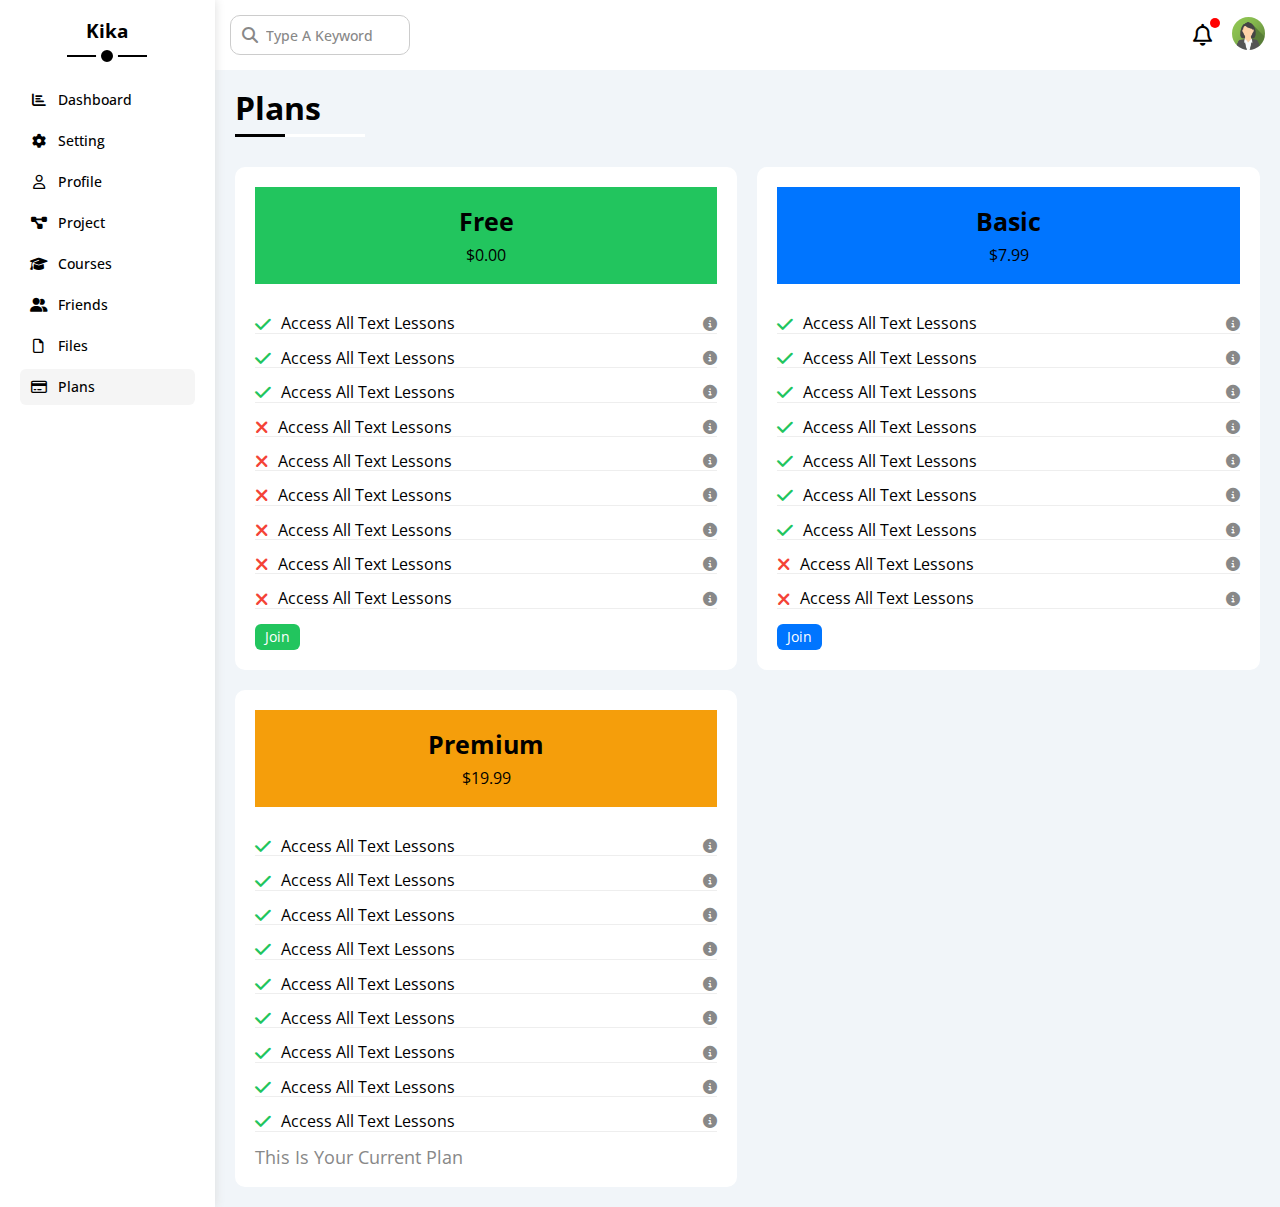
<file: plans.html>
<!DOCTYPE html>
<html lang="en">
<head>
    <meta charset="UTF-8">
    <meta name="viewport" content="width=device-width, initial-scale=1.0">
    <title>Plans</title>
            <!-- Google Fonts  -->
    <link rel="preconnect" href="https://fonts.googleapis.com">
    <link rel="preconnect" href="https://fonts.gstatic.com" crossorigin>
    <link href="https://fonts.googleapis.com/css2?family=Open+Sans:wght@300;400;500;600;700;800&display=swap" rel="stylesheet">
    <link rel="stylesheet" href="CSS/framwork.css">
    <!-- Fonts Awesome -->
    <link rel="stylesheet" href="CSS/all.min.css">
    <link rel="stylesheet" href="CSS/Normalize.css">
    <link rel="stylesheet" href="CSS/master.css">
</head>
<body>
  <div class="page d-flex txt-capitalize">
    <nav name="side-bar" class="bg-white p-20 relative">
      <h3 class="relative txt-c mt-0">Kika</h3>
      <ul class="pl-0 fw-500">
        <li>
          <a class="d-flex align-c fs-14 p-10 rad-6" href="index.html">
            <i class="fa-solid fa-chart-bar fa-fw mr-10"></i>
            <span>Dashboard</span>
          </a>
        </li>
        <li>
          <a class=" d-flex align-c fs-14 p-10 rad-6" href="settings.html">
            <i class="fa-solid fa-gear fa-fw mr-10"></i>
            <span>Setting</span>
          </a>
        </li>
        <li>
          <a class="d-flex align-c fs-14 p-10 rad-6" href="profile.html">
            <i class="fa-regular fa-user fa-fw mr-10"></i>
            <span>Profile</span>
          </a>
        </li>
        <li>
          <a class=" d-flex align-c fs-14 p-10 rad-6" href="project.html">
            <i class="fa-solid fa-diagram-project fa-fw mr-10"></i>
            <span>Project</span>
          </a>
        </li>
        <li>
          <a class=" d-flex align-c fs-14 p-10 rad-6" href="courses.html">
            <i class="fa-solid fa-graduation-cap fa-fw mr-10"></i>
            <span>Courses</span>
          </a>
        </li>
        <li>
          <a class=" d-flex align-c fs-14 p-10 rad-6" href="friends.html">
            <i class="fa-solid fa-user-group fa-fw mr-10"></i>
            <span>Friends</span>
          </a>
        </li>
        <li>
          <a class="d-flex align-c fs-14 p-10 rad-6" href="files.html">
            <i class="fa-regular fa-file fa-fw mr-10"></i>
            <span>Files</span>
          </a>
        </li>
        <li>
          <a class="active d-flex align-c fs-14 p-10 rad-6" href="plans.html">
            <i class="fa-regular fa-credit-card fa-fw mr-10"></i>
            <span>Plans</span>
          </a>
        </li>
      </ul>
    </nav>
    <main class="w-full o-hidden">
      <!-- Start Head  -->
      <header class="bg-white p-15 between-flex">
        <form class="d-flex align-c">
          <i class="fa-solid fa-magnifying-glass fa-fw"></i>
          <input class="p-10 rad-10" type="search" placeholder="type a keyword">
        </form>
        <div class="box align-c d-flex gap-20">
          <i class="fa-regular fa-bell relative"></i>
          <a href="profile.html">
          <img class="circle" src="imgs/team-02.png" alt="">
          </a>
        </div>
      </header>
      <!-- End Head  -->
      <h1 class="relative">Plans</h1>
      <div class="plans-page">
        <div class="wrapper gap-20 d-grid">
          <div class="box-style block-mobile">
            <div class="head bg-green center-flex direction-col p-30 mb-30">
              <span class="Kind mb-10 fs-25 fw-700">Free</span>
              <span class="cost">$0.00</span>
            </div>
            <div class="features">
              <ul>
                <li class="feature between-flex fs-16 border-b-eee mb-15">
                  <span class="center-flex gap-10">
                    <i class="fa-solid fa-check fs-18 c-green"></i>
                    Access All Text Lessons
                  </span>
                  <i class="fa-solid fa-circle-info c-888 fs-14"></i>
                </li>
                <li class="feature between-flex fs-16 border-b-eee mb-15">
                  <span class="center-flex gap-10">
                    <i class="fa-solid fa-check fs-18 c-green"></i>
                    Access All Text Lessons
                  </span>
                  <i class="fa-solid fa-circle-info c-888 fs-14"></i>
                </li>
                <li class="feature between-flex fs-16 border-b-eee mb-15">
                  <span class="center-flex gap-10">
                    <i class="fa-solid fa-check fs-18 c-green"></i>
                    Access All Text Lessons
                  </span>
                  <i class="fa-solid fa-circle-info c-888 fs-14"></i>
                </li>
                <li class="feature between-flex fs-16 border-b-eee mb-15">
                  <span class="center-flex gap-10">
                    <i class="fa-solid fa-xmark fs-18 c-red"></i>
                    Access All Text Lessons
                  </span>
                  <i class="fa-solid fa-circle-info c-888 fs-14"></i>
                </li>
                <li class="feature between-flex fs-16 border-b-eee mb-15">
                  <span class="center-flex gap-10">
                    <i class="fa-solid fa-xmark fs-18 c-red"></i>
                    Access All Text Lessons
                  </span>
                  <i class="fa-solid fa-circle-info c-888 fs-14"></i>
                </li>
                <li class="feature between-flex fs-16 border-b-eee mb-15">
                  <span class="center-flex gap-10">
                    <i class="fa-solid fa-xmark fs-18 c-red"></i>
                    Access All Text Lessons
                  </span>
                  <i class="fa-solid fa-circle-info c-888 fs-14"></i>
                </li>
                <li class="feature between-flex fs-16 border-b-eee mb-15">
                  <span class="center-flex gap-10">
                    <i class="fa-solid fa-xmark fs-18 c-red"></i>
                    Access All Text Lessons
                  </span>
                  <i class="fa-solid fa-circle-info c-888 fs-14"></i>
                </li>
                <li class="feature between-flex fs-16 border-b-eee mb-15">
                  <span class="center-flex gap-10">
                    <i class="fa-solid fa-xmark fs-18 c-red"></i>
                    Access All Text Lessons
                  </span>
                  <i class="fa-solid fa-circle-info c-888 fs-14"></i>
                </li>
                <li class="feature between-flex fs-16 border-b-eee mb-15">
                  <span class="center-flex gap-10">
                    <i class="fa-solid fa-xmark fs-18 c-red"></i>
                    Access All Text Lessons
                  </span>
                  <i class="fa-solid fa-circle-info c-888 fs-14"></i>
                </li>
              </ul>
              <a href="" class="join-btn btn-shape bg-green">join</a>
            </div>
          </div>
          <div class="box-style block-mobile">
            <div class="head bg-blue center-flex direction-col p-30 mb-30">
              <span class="Kind mb-10 fs-25 fw-700">Basic</span>
              <span class="cost">$7.99</span>
            </div>
            <div class="features">
              <ul>
                <li class="feature between-flex fs-16 border-b-eee mb-15">
                  <span class="center-flex gap-10">
                    <i class="fa-solid fa-check fs-18 c-green"></i>
                    Access All Text Lessons
                  </span>
                  <i class="fa-solid fa-circle-info c-888 fs-14"></i>
                </li>
                <li class="feature between-flex fs-16 border-b-eee mb-15">
                  <span class="center-flex gap-10">
                    <i class="fa-solid fa-check fs-18 c-green"></i>
                    Access All Text Lessons
                  </span>
                  <i class="fa-solid fa-circle-info c-888 fs-14"></i>
                </li>
                <li class="feature between-flex fs-16 border-b-eee mb-15">
                  <span class="center-flex gap-10">
                    <i class="fa-solid fa-check fs-18 c-green"></i>
                    Access All Text Lessons
                  </span>
                  <i class="fa-solid fa-circle-info c-888 fs-14"></i>
                </li>
                <li class="feature between-flex fs-16 border-b-eee mb-15">
                  <span class="center-flex gap-10">
                    <i class="fa-solid fa-check fs-18 c-green"></i>
                    Access All Text Lessons
                  </span>
                  <i class="fa-solid fa-circle-info c-888 fs-14"></i>
                </li>
                <li class="feature between-flex fs-16 border-b-eee mb-15">
                  <span class="center-flex gap-10">
                    <i class="fa-solid fa-check fs-18 c-green"></i>
                    Access All Text Lessons
                  </span>
                  <i class="fa-solid fa-circle-info c-888 fs-14"></i>
                </li>
                <li class="feature between-flex fs-16 border-b-eee mb-15">
                  <span class="center-flex gap-10">
                    <i class="fa-solid fa-check fs-18 c-green"></i>
                    Access All Text Lessons
                  </span>
                  <i class="fa-solid fa-circle-info c-888 fs-14"></i>
                </li>
                <li class="feature between-flex fs-16 border-b-eee mb-15">
                  <span class="center-flex gap-10">
                    <i class="fa-solid fa-check fs-18 c-green"></i>
                    Access All Text Lessons
                  </span>
                  <i class="fa-solid fa-circle-info c-888 fs-14"></i>
                </li>
                <li class="feature between-flex fs-16 border-b-eee mb-15">
                  <span class="center-flex gap-10">
                    <i class="fa-solid fa-xmark fs-18 c-red"></i>
                    Access All Text Lessons
                  </span>
                  <i class="fa-solid fa-circle-info c-888 fs-14"></i>
                </li>
                <li class="feature between-flex fs-16 border-b-eee mb-15">
                  <span class="center-flex gap-10">
                    <i class="fa-solid fa-xmark fs-18 c-red"></i>
                    Access All Text Lessons
                  </span>
                  <i class="fa-solid fa-circle-info c-888 fs-14"></i>
                </li>
              </ul>
              <a href="" class="join-btn btn-shape bg-blue">join</a>
            </div>
          </div>
          <div class="box-style block-mobile">
            <div class="head bg-orange center-flex direction-col p-30 mb-30">
              <span class="Kind mb-10 fs-25 fw-700">Premium</span>
              <span class="cost">$19.99</span>
            </div>
            <div class="features">
              <ul>
                <li class="feature between-flex fs-16 border-b-eee mb-15">
                  <span class="center-flex gap-10">
                    <i class="fa-solid fa-check fs-18 c-green"></i>
                    Access All Text Lessons
                  </span>
                  <i class="fa-solid fa-circle-info c-888 fs-14"></i>
                </li>
                <li class="feature between-flex fs-16 border-b-eee mb-15">
                  <span class="center-flex gap-10">
                    <i class="fa-solid fa-check fs-18 c-green"></i>
                    Access All Text Lessons
                  </span>
                  <i class="fa-solid fa-circle-info c-888 fs-14"></i>
                </li>
                <li class="feature between-flex fs-16 border-b-eee mb-15">
                  <span class="center-flex gap-10">
                    <i class="fa-solid fa-check fs-18 c-green"></i>
                    Access All Text Lessons
                  </span>
                  <i class="fa-solid fa-circle-info c-888 fs-14"></i>
                </li>
                <li class="feature between-flex fs-16 border-b-eee mb-15">
                  <span class="center-flex gap-10">
                    <i class="fa-solid fa-check fs-18 c-green"></i>
                    Access All Text Lessons
                  </span>
                  <i class="fa-solid fa-circle-info c-888 fs-14"></i>
                </li>
                <li class="feature between-flex fs-16 border-b-eee mb-15">
                  <span class="center-flex gap-10">
                    <i class="fa-solid fa-check fs-18 c-green"></i>
                    Access All Text Lessons
                  </span>
                  <i class="fa-solid fa-circle-info c-888 fs-14"></i>
                </li>
                <li class="feature between-flex fs-16 border-b-eee mb-15">
                  <span class="center-flex gap-10">
                    <i class="fa-solid fa-check fs-18 c-green"></i>
                    Access All Text Lessons
                  </span>
                  <i class="fa-solid fa-circle-info c-888 fs-14"></i>
                </li>
                <li class="feature between-flex fs-16 border-b-eee mb-15">
                  <span class="center-flex gap-10">
                    <i class="fa-solid fa-check fs-18 c-green"></i>
                    Access All Text Lessons
                  </span>
                  <i class="fa-solid fa-circle-info c-888 fs-14"></i>
                </li>
                <li class="feature between-flex fs-16 border-b-eee mb-15">
                  <span class="center-flex gap-10">
                    <i class="fa-solid fa-check fs-18 c-green"></i>
                    Access All Text Lessons
                  </span>
                  <i class="fa-solid fa-circle-info c-888 fs-14"></i>
                </li>
                <li class="feature between-flex fs-16 border-b-eee mb-15">
                  <span class="center-flex gap-10">
                    <i class="fa-solid fa-check fs-18 c-green"></i>
                    Access All Text Lessons
                  </span>
                  <i class="fa-solid fa-circle-info c-888 fs-14"></i>
                </li>
              </ul>
              <p class="c-888 fs-18">This Is Your Current Plan</p>
            </div>
          </div>
        </div>
      </div>
    </main>
  </div>
</body>
</html>
</file>
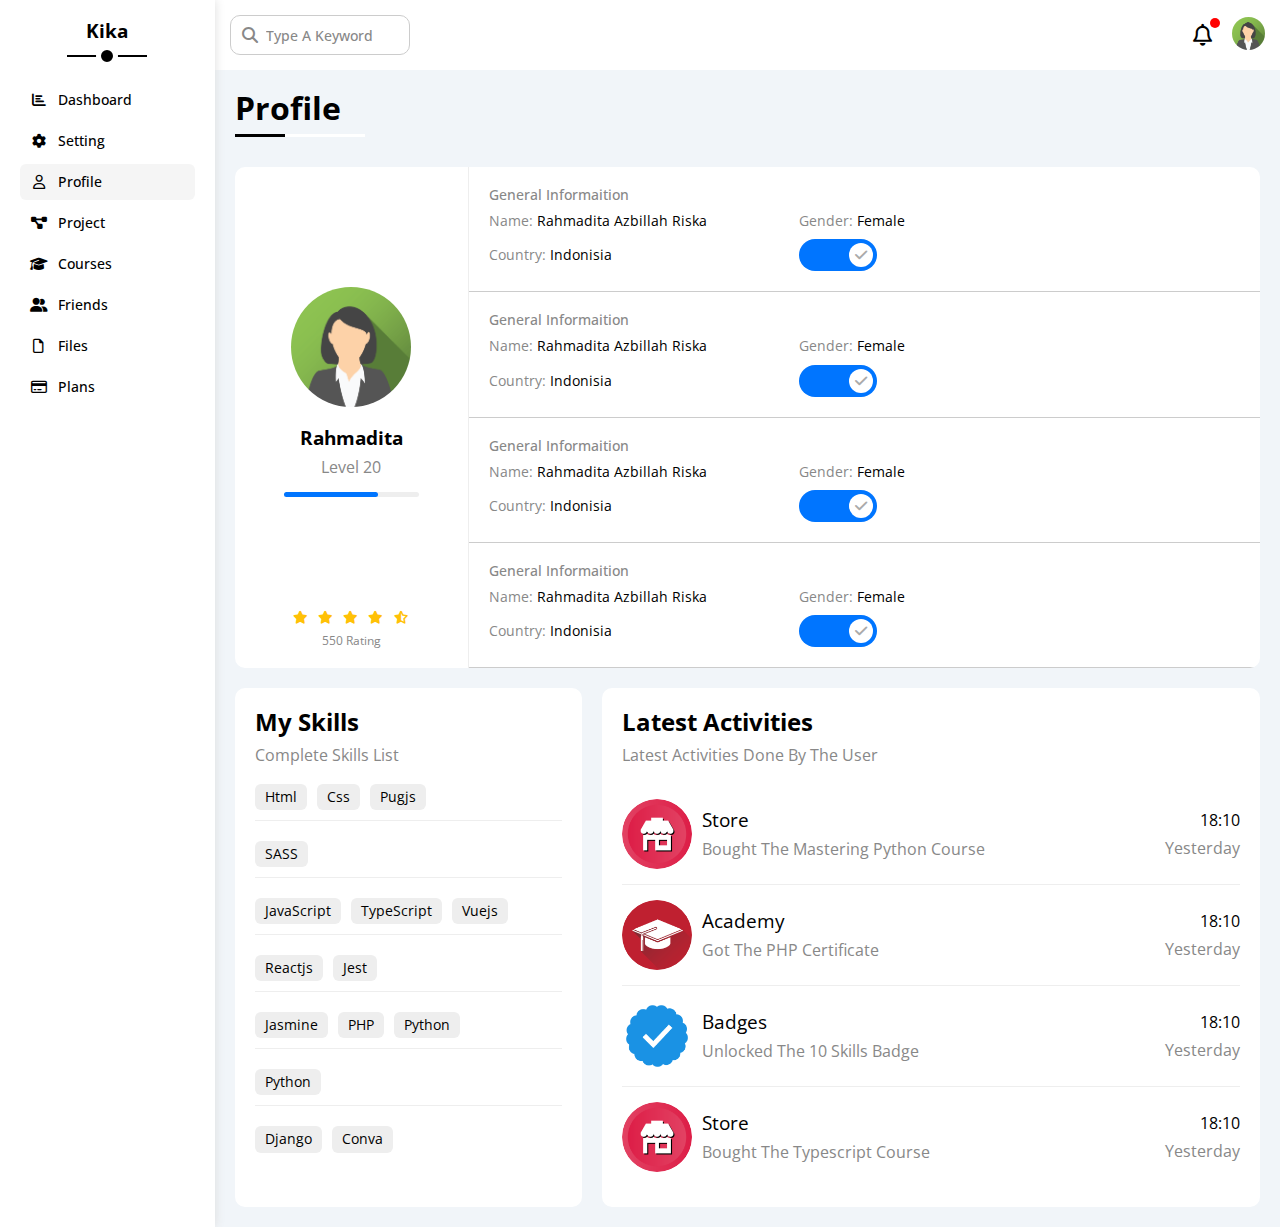
<file: profile.html>
<!DOCTYPE html>
<html lang="en">
<head>
    <meta charset="UTF-8">
    <meta name="viewport" content="width=device-width, initial-scale=1.0">
    <title>Profile</title>
            <!-- Google Fonts  -->
    <link rel="preconnect" href="https://fonts.googleapis.com">
    <link rel="preconnect" href="https://fonts.gstatic.com" crossorigin>
    <link href="https://fonts.googleapis.com/css2?family=Open+Sans:wght@300;400;500;600;700;800&display=swap" rel="stylesheet">
    <link rel="stylesheet" href="CSS/framwork.css">
    <!-- Fonts Awesome -->
    <link rel="stylesheet" href="CSS/all.min.css">
    <link rel="stylesheet" href="CSS/Normalize.css">
    <link rel="stylesheet" href="CSS/master.css">
</head>
<body>
  <div class="page d-flex txt-capitalize">
    <nav name="side-bar" class="bg-white p-20 relative">
      <h3 class="relative txt-c mt-0">Kika</h3>
      <ul class="pl-0 fw-500">
        <li>
          <a class="d-flex align-c fs-14 p-10 rad-6" href="index.html">
            <i class="fa-solid fa-chart-bar fa-fw mr-10"></i>
            <span>Dashboard</span>
          </a>
        </li>
        <li>
          <a class=" d-flex align-c fs-14 p-10 rad-6" href="settings.html">
            <i class="fa-solid fa-gear fa-fw mr-10"></i>
            <span>Setting</span>
          </a>
        </li>
        <li>
          <a class="active d-flex align-c fs-14 p-10 rad-6" href="profile.html">
            <i class="fa-regular fa-user fa-fw mr-10"></i>
            <span>Profile</span>
          </a>
        </li>
        <li>
          <a class="d-flex align-c fs-14 p-10 rad-6" href="project.html">
            <i class="fa-solid fa-diagram-project fa-fw mr-10"></i>
            <span>Project</span>
          </a>
        </li>
        <li>
          <a class="d-flex align-c fs-14 p-10 rad-6" href="courses.html">
            <i class="fa-solid fa-graduation-cap fa-fw mr-10"></i>
            <span>Courses</span>
          </a>
        </li>
        <li>
          <a class="d-flex align-c fs-14 p-10 rad-6" href="friends.html">
            <i class="fa-solid fa-user-group fa-fw mr-10"></i>
            <span>Friends</span>
          </a>
        </li>
        <li>
          <a class="d-flex align-c fs-14 p-10 rad-6" href="files.html">
            <i class="fa-regular fa-file fa-fw mr-10"></i>
            <span>Files</span>
          </a>
        </li>
        <li>
          <a class="d-flex align-c fs-14 p-10 rad-6" href="plans.html">
            <i class="fa-regular fa-credit-card fa-fw mr-10"></i>
            <span>Plans</span>
          </a>
        </li>
      </ul>
    </nav>
    <main class="w-full o-hidden">
      <!-- Start Head  -->
      <header class="bg-white p-15 between-flex">
        <form class="d-flex align-c">
          <i class="fa-solid fa-magnifying-glass fa-fw"></i>
          <input class="p-10 rad-10" type="search" placeholder="type a keyword">
        </form>
        <div class="box align-c d-flex gap-20">
          <i class="fa-regular fa-bell relative"></i>
          <a href="profile.html">
          <img class="circle" src="imgs/team-02.png" alt="">
          </a>
        </div>
      </header>
      <!-- End Head  -->
      <h1 class="relative">profile</h1>
      <div class="profile-page m-20">
        <div class="overview box-style pr-0 txt-c-mobile d-flex mb-20">
          <div class="avatar-box d-flex txt-c direction-col p-20">
            <img class="circle mb-20" src="imgs/team-02.png" alt="">
            <h3 class="m-0 mb-10">Rahmadita</h3>
            <span class="c-888">level 20</span>
            <div class="progress bg-eee rad-6 mb-20">
              <span class="rad-6 h-full d-block bg-blue"></span>
            </div>
            <div class="rating d-flex mb-10 gap-10 fs-13">
              <i class="fa-solid fa-star"></i>
              <i class="fa-solid fa-star"></i>
              <i class="fa-solid fa-star"></i>
              <i class="fa-solid fa-star"></i>
              <i class="fa-solid fa-star-half-stroke"></i>
            </div>
            <span class="c-888 fs-12">550 rating</span>
          </div>
          <div class="info-box w-full">
            <!-- Start Info Row  -->
            <div class="row fs-14 border-b-ccc p-20 d-flex w-full align-c">
              <h4 class="c-888 m-0 fw-500 w-full">general informaition</h4>
              <div>
                <span class="c-888">Name: </span>
                <span>Rahmadita azbillah riska</span>
              </div>
              <div>
                <span class="c-888">gender: </span>
                <span>female</span>
              </div>
              <div>
                <span class="c-888">country: </span>
                <span>indonisia</span>
              </div>
              <div>
                <label class="d-flex align-c">
                  <input class="toggle-checkbox" type="checkbox" checked>
                  <div class="toggle-switch"></div>
                </label>                
              </div>
            </div>
            <!-- End Info Row -->
            <!-- Start Info Row  -->
            <div class="row fs-14 border-b-ccc p-20 d-flex w-full align-c">
              <h4 class="c-888 m-0 fw-500 w-full">general informaition</h4>
              <div>
                <span class="c-888">Name: </span>
                <span>Rahmadita azbillah riska</span>
              </div>
              <div>
                <span class="c-888">gender: </span>
                <span>female</span>
              </div>
              <div>
                <span class="c-888">country: </span>
                <span>indonisia</span>
              </div>
              <div>
                <label class="d-flex align-c">
                  <input class="toggle-checkbox" type="checkbox" checked>
                  <div class="toggle-switch"></div>
                </label>                
              </div>
            </div>
            <!-- End Info Row -->
            <!-- Start Info Row  -->
            <div class="row fs-14 border-b-ccc p-20 d-flex w-full align-c">
              <h4 class="c-888 m-0 fw-500 w-full">general informaition</h4>
              <div>
                <span class="c-888">Name: </span>
                <span>Rahmadita azbillah riska</span>
              </div>
              <div>
                <span class="c-888">gender: </span>
                <span>female</span>
              </div>
              <div>
                <span class="c-888">country: </span>
                <span>indonisia</span>
              </div>
              <div>
                <label class="d-flex align-c">
                  <input class="toggle-checkbox" type="checkbox" checked>
                  <div class="toggle-switch"></div>
                </label>                
              </div>
            </div>
            <!-- End Info Row -->
            <!-- Start Info Row  -->
            <div class="row fs-14 border-b-ccc p-20 d-flex w-full align-c">
              <h4 class="c-888 m-0 fw-500 w-full">general informaition</h4>
              <div>
                <span class="c-888">Name: </span>
                <span>Rahmadita azbillah riska</span>
              </div>
              <div>
                <span class="c-888">gender: </span>
                <span>female</span>
              </div>
              <div>
                <span class="c-888">country: </span>
                <span>indonisia</span>
              </div>
              <div>
                <label class="d-flex align-c">
                  <input class="toggle-checkbox" type="checkbox" checked>
                  <div class="toggle-switch"></div>
                </label>                
              </div>
            </div>
            <!-- End Info Row -->
          </div>
        </div>
        <div class="container-box w-full direction-col-mobile d-flex gap-20">
          <div class="skills box-style">
            <h2>my skills</h2>
            <p>complete skills list</p>
            <div class="row border-b-eee d-flex align-c gap-10">
              <span class="btn-shape mb-10 c-black bg-eee">html</span>
              <span class="btn-shape mb-10 c-black bg-eee">css</span>
              <span class="btn-shape mb-10 c-black bg-eee">pugjs</span>
            </div>
            <div class="row border-b-eee  d-flex align-c gap-10">
              <span class="btn-shape mb-10 c-black bg-eee">SASS</span>
            </div>
            <div class="row border-b-eee  d-flex align-c gap-10">
              <span class="btn-shape mb-10 c-black bg-eee">JavaScript</span>
              <span class="btn-shape mb-10 c-black bg-eee">TypeScript</span>
              <span class="btn-shape mb-10 c-black bg-eee">Vuejs</span>
            </div>
            <div class="row border-b-eee  d-flex align-c gap-10">
              <span class="btn-shape mb-10 c-black bg-eee">Reactjs</span>
              <span class="btn-shape mb-10 c-black bg-eee">Jest</span>
            </div>
            <div class="row border-b-eee  d-flex align-c gap-10">
              <span class="btn-shape mb-10 c-black bg-eee">Jasmine</span>
              <span class="btn-shape mb-10 c-black bg-eee">PHP</span>
              <span class="btn-shape mb-10 c-black bg-eee">Python</span>
            </div>
            <div class="row border-b-eee d-flex align-c gap-10">
              <span class="btn-shape mb-10 c-black bg-eee">Python</span>
            </div>
            <div class="row d-flex align-c gap-10">
              <span class="btn-shape c-black bg-eee">Django</span>
              <span class="btn-shape c-black bg-eee">conva</span>
            </div>
          </div>
          <div class="latest-activities box-style flex-grow">
            <h2>latest activities</h2>
            <p>Latest Activities Done By The User</p>
            <div class="row border-b-eee align-c d-flex">
              <img class="circle mr-10" src="imgs/activity-01.png" alt="">
              <div class="text flex-grow">
                <h3 class="mb-10 fw-normal">Store</h3>
                <p class="c-888">Bought The Mastering Python Course</p>
              </div>
              <div class="date">
                <h4 class="fw-normal mb-10">18:10</h4>
                <span class="c-888">yesterday</span>
              </div>
            </div>
            <div class="row border-b-eee align-c d-flex">
              <img class="circle mr-10" src="imgs/activity-02.png" alt="">
              <div class="text flex-grow">
                <h3 class="mb-10 fw-normal">Academy</h3>
                <p class="c-888">Got The PHP Certificate</p>
              </div>
              <div class="date">
                <h4 class="fw-normal mb-10">18:10</h4>
                <span class="c-888">yesterday</span>
              </div>
            </div>
            <div class="row border-b-eee align-c d-flex">
              <img class="circle mr-10" src="imgs/activity-03.png" alt="">
              <div class="text flex-grow">
                <h3 class="mb-10 fw-normal">Badges</h3>
                <p class="c-888">Unlocked The 10 Skills Badge</p>
              </div>
              <div class="date">
                <h4 class="fw-normal mb-10">18:10</h4>
                <span class="c-888">yesterday</span>
              </div>
            </div>
            <div class="row align-c d-flex">
              <img class="circle mr-10" src="imgs/activity-01.png" alt="">
              <div class="text flex-grow">
                <h3 class="mb-10 fw-normal">Store</h3>
                <p class="c-888">Bought The Typescript Course</p>
              </div>
              <div class="date">
                <h4 class="fw-normal mb-10">18:10</h4>
                <span class="c-888">yesterday</span>
              </div>
            </div>
          </div>
        </div>
      </div>
      </div>
    </main>
  </div>
</body>
</html>
</file>
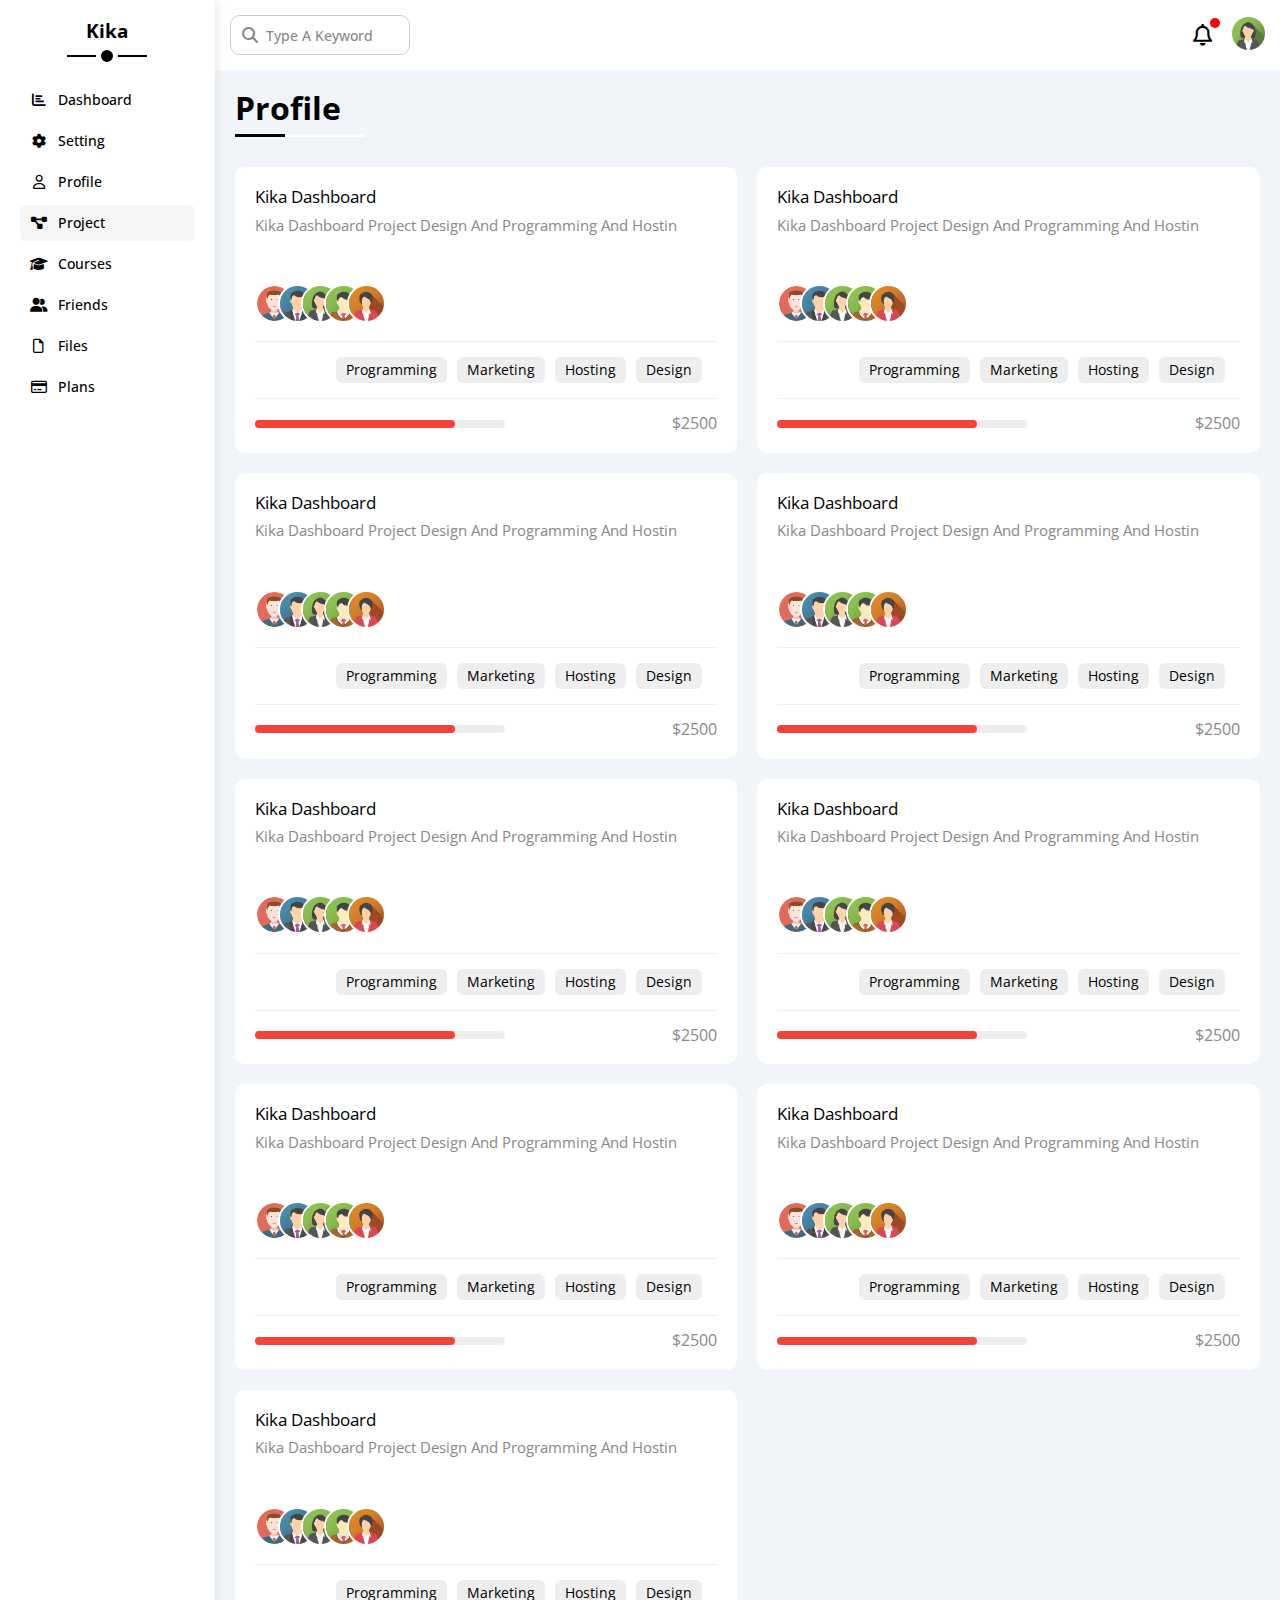
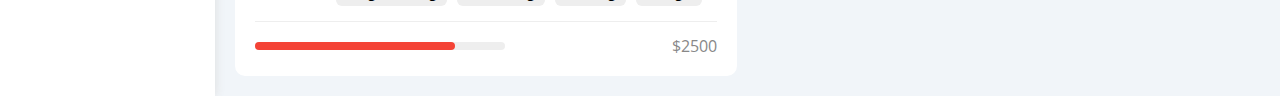
<file: project.html>
<!DOCTYPE html>
<html lang="en">
<head>
    <meta charset="UTF-8">
    <meta name="viewport" content="width=device-width, initial-scale=1.0">
    <title>Projects</title>
            <!-- Google Fonts  -->
    <link rel="preconnect" href="https://fonts.googleapis.com">
    <link rel="preconnect" href="https://fonts.gstatic.com" crossorigin>
    <link href="https://fonts.googleapis.com/css2?family=Open+Sans:wght@300;400;500;600;700;800&display=swap" rel="stylesheet">
    <link rel="stylesheet" href="CSS/framwork.css">
    <!-- Fonts Awesome -->
    <link rel="stylesheet" href="CSS/all.min.css">
    <link rel="stylesheet" href="CSS/Normalize.css">
    <link rel="stylesheet" href="CSS/master.css">
</head>
<body>
  <div class="page d-flex txt-capitalize">
    <nav name="side-bar" class="bg-white p-20 relative">
      <h3 class="relative txt-c mt-0">Kika</h3>
      <ul class="pl-0 fw-500">
        <li>
          <a class="d-flex align-c fs-14 p-10 rad-6" href="index.html">
            <i class="fa-solid fa-chart-bar fa-fw mr-10"></i>
            <span>Dashboard</span>
          </a>
        </li>
        <li>
          <a class=" d-flex align-c fs-14 p-10 rad-6" href="settings.html">
            <i class="fa-solid fa-gear fa-fw mr-10"></i>
            <span>Setting</span>
          </a>
        </li>
        <li>
          <a class="d-flex align-c fs-14 p-10 rad-6" href="profile.html">
            <i class="fa-regular fa-user fa-fw mr-10"></i>
            <span>Profile</span>
          </a>
        </li>
        <li>
          <a class="active d-flex align-c fs-14 p-10 rad-6" href="project.html">
            <i class="fa-solid fa-diagram-project fa-fw mr-10"></i>
            <span>Project</span>
          </a>
        </li>
        <li>
          <a class="d-flex align-c fs-14 p-10 rad-6" href="courses.html">
            <i class="fa-solid fa-graduation-cap fa-fw mr-10"></i>
            <span>Courses</span>
          </a>
        </li>
        <li>
          <a class="d-flex align-c fs-14 p-10 rad-6" href="friends.html">
            <i class="fa-solid fa-user-group fa-fw mr-10"></i>
            <span>Friends</span>
          </a>
        </li>
        <li>
          <a class="d-flex align-c fs-14 p-10 rad-6" href="files.html">
            <i class="fa-regular fa-file fa-fw mr-10"></i>
            <span>Files</span>
          </a>
        </li>
        <li>
          <a class="d-flex align-c fs-14 p-10 rad-6" href="plans.html">
            <i class="fa-regular fa-credit-card fa-fw mr-10"></i>
            <span>Plans</span>
          </a>
        </li>
      </ul>
    </nav>
    <main class="w-full o-hidden">
      <!-- Start Head  -->
      <header class="bg-white p-15 between-flex">
        <form class="d-flex align-c">
          <i class="fa-solid fa-magnifying-glass fa-fw"></i>
          <input class="p-10 rad-10" type="search" placeholder="type a keyword">
        </form>
        <div class="box align-c d-flex gap-20">
          <i class="fa-regular fa-bell relative"></i>
          <a href="profile.html">
          <img class="circle" src="imgs/team-02.png" alt="">
          </a>
        </div>
      </header>
      <!-- End Head  -->
      <h1 class="relative">profile</h1>
      <div class="projects-page">
        <div class="wrapper gap-20 d-grid">
          <!-- Start Projects Box -->
          <div class="proj-box box-style mobile-block">
            <h2>Kika Dashboard</h2>
            <p>Kika Dashboard Project Design And Programming And Hostin</p>
            <div class="staff mb-15">
              <img class="circle" src="imgs/avatar.png" alt="">
              <img class="circle" src="imgs/team-01.png" alt="">
              <img class="circle" src="imgs/team-02.png" alt="">
              <img class="circle" src="imgs/team-03.png" alt="">
              <img class="circle" src="imgs/team-04.png" alt="">
            </div>
            <div class="info p-15 txt-r d-flex mb-15 wrap">
              <span class="btn-shape bg-eee c-black mr-10">Programming</span>
              <span class="btn-shape bg-eee c-black mr-10">marketing</span>
              <span class="btn-shape bg-eee c-black mr-10">hosting</span>
              <span class="btn-shape bg-eee c-black">design</span>
            </div>
            <div class="progress gap-10 between-flex">
              <div class="score rad-6 bg-eee">
                <span class="bg-red rad-6 h-full d-block" style="width: 80%;"></span>
              </div>
              <span class="c-888">$2500</span>
            </div>
          </div>
          <div class="proj-box box-style mobile-block">
            <h2>Kika Dashboard</h2>
            <p>Kika Dashboard Project Design And Programming And Hostin</p>
            <div class="staff mb-15">
              <img class="circle" src="imgs/avatar.png" alt="">
              <img class="circle" src="imgs/team-01.png" alt="">
              <img class="circle" src="imgs/team-02.png" alt="">
              <img class="circle" src="imgs/team-03.png" alt="">
              <img class="circle" src="imgs/team-04.png" alt="">
            </div>
            <div class="info p-15 txt-r d-flex mb-15 wrap">
              <span class="btn-shape bg-eee c-black mr-10">Programming</span>
              <span class="btn-shape bg-eee c-black mr-10">marketing</span>
              <span class="btn-shape bg-eee c-black mr-10">hosting</span>
              <span class="btn-shape bg-eee c-black">design</span>
            </div>
            <div class="progress gap-10 between-flex">
              <div class="score rad-6 bg-eee">
                <span class="bg-red rad-6 h-full d-block" style="width: 80%;"></span>
              </div>
              <span class="c-888">$2500</span>
            </div>
          </div>
          <div class="proj-box box-style mobile-block">
            <h2>Kika Dashboard</h2>
            <p>Kika Dashboard Project Design And Programming And Hostin</p>
            <div class="staff mb-15">
              <img class="circle" src="imgs/avatar.png" alt="">
              <img class="circle" src="imgs/team-01.png" alt="">
              <img class="circle" src="imgs/team-02.png" alt="">
              <img class="circle" src="imgs/team-03.png" alt="">
              <img class="circle" src="imgs/team-04.png" alt="">
            </div>
            <div class="info p-15 txt-r d-flex mb-15 wrap">
              <span class="btn-shape bg-eee c-black mr-10">Programming</span>
              <span class="btn-shape bg-eee c-black mr-10">marketing</span>
              <span class="btn-shape bg-eee c-black mr-10">hosting</span>
              <span class="btn-shape bg-eee c-black">design</span>
            </div>
            <div class="progress gap-10 between-flex">
              <div class="score rad-6 bg-eee">
                <span class="bg-red rad-6 h-full d-block" style="width: 80%;"></span>
              </div>
              <span class="c-888">$2500</span>
            </div>
          </div>
          <div class="proj-box box-style mobile-block">
            <h2>Kika Dashboard</h2>
            <p>Kika Dashboard Project Design And Programming And Hostin</p>
            <div class="staff mb-15">
              <img class="circle" src="imgs/avatar.png" alt="">
              <img class="circle" src="imgs/team-01.png" alt="">
              <img class="circle" src="imgs/team-02.png" alt="">
              <img class="circle" src="imgs/team-03.png" alt="">
              <img class="circle" src="imgs/team-04.png" alt="">
            </div>
            <div class="info p-15 txt-r d-flex mb-15 wrap">
              <span class="btn-shape bg-eee c-black mr-10">Programming</span>
              <span class="btn-shape bg-eee c-black mr-10">marketing</span>
              <span class="btn-shape bg-eee c-black mr-10">hosting</span>
              <span class="btn-shape bg-eee c-black">design</span>
            </div>
            <div class="progress gap-10 between-flex">
              <div class="score rad-6 bg-eee">
                <span class="bg-red rad-6 h-full d-block" style="width: 80%;"></span>
              </div>
              <span class="c-888">$2500</span>
            </div>
          </div>
          <div class="proj-box box-style mobile-block">
            <h2>Kika Dashboard</h2>
            <p>Kika Dashboard Project Design And Programming And Hostin</p>
            <div class="staff mb-15">
              <img class="circle" src="imgs/avatar.png" alt="">
              <img class="circle" src="imgs/team-01.png" alt="">
              <img class="circle" src="imgs/team-02.png" alt="">
              <img class="circle" src="imgs/team-03.png" alt="">
              <img class="circle" src="imgs/team-04.png" alt="">
            </div>
            <div class="info p-15 txt-r d-flex mb-15 wrap">
              <span class="btn-shape bg-eee c-black mr-10">Programming</span>
              <span class="btn-shape bg-eee c-black mr-10">marketing</span>
              <span class="btn-shape bg-eee c-black mr-10">hosting</span>
              <span class="btn-shape bg-eee c-black">design</span>
            </div>
            <div class="progress gap-10 between-flex">
              <div class="score rad-6 bg-eee">
                <span class="bg-red rad-6 h-full d-block" style="width: 80%;"></span>
              </div>
              <span class="c-888">$2500</span>
            </div>
          </div>
          <div class="proj-box box-style mobile-block">
            <h2>Kika Dashboard</h2>
            <p>Kika Dashboard Project Design And Programming And Hostin</p>
            <div class="staff mb-15">
              <img class="circle" src="imgs/avatar.png" alt="">
              <img class="circle" src="imgs/team-01.png" alt="">
              <img class="circle" src="imgs/team-02.png" alt="">
              <img class="circle" src="imgs/team-03.png" alt="">
              <img class="circle" src="imgs/team-04.png" alt="">
            </div>
            <div class="info p-15 txt-r d-flex mb-15 wrap">
              <span class="btn-shape bg-eee c-black mr-10">Programming</span>
              <span class="btn-shape bg-eee c-black mr-10">marketing</span>
              <span class="btn-shape bg-eee c-black mr-10">hosting</span>
              <span class="btn-shape bg-eee c-black">design</span>
            </div>
            <div class="progress gap-10 between-flex">
              <div class="score rad-6 bg-eee">
                <span class="bg-red rad-6 h-full d-block" style="width: 80%;"></span>
              </div>
              <span class="c-888">$2500</span>
            </div>
          </div>
          <div class="proj-box box-style mobile-block">
            <h2>Kika Dashboard</h2>
            <p>Kika Dashboard Project Design And Programming And Hostin</p>
            <div class="staff mb-15">
              <img class="circle" src="imgs/avatar.png" alt="">
              <img class="circle" src="imgs/team-01.png" alt="">
              <img class="circle" src="imgs/team-02.png" alt="">
              <img class="circle" src="imgs/team-03.png" alt="">
              <img class="circle" src="imgs/team-04.png" alt="">
            </div>
            <div class="info p-15 txt-r d-flex mb-15 wrap">
              <span class="btn-shape bg-eee c-black mr-10">Programming</span>
              <span class="btn-shape bg-eee c-black mr-10">marketing</span>
              <span class="btn-shape bg-eee c-black mr-10">hosting</span>
              <span class="btn-shape bg-eee c-black">design</span>
            </div>
            <div class="progress gap-10 between-flex">
              <div class="score rad-6 bg-eee">
                <span class="bg-red rad-6 h-full d-block" style="width: 80%;"></span>
              </div>
              <span class="c-888">$2500</span>
            </div>
          </div>
          <div class="proj-box box-style mobile-block">
            <h2>Kika Dashboard</h2>
            <p>Kika Dashboard Project Design And Programming And Hostin</p>
            <div class="staff mb-15">
              <img class="circle" src="imgs/avatar.png" alt="">
              <img class="circle" src="imgs/team-01.png" alt="">
              <img class="circle" src="imgs/team-02.png" alt="">
              <img class="circle" src="imgs/team-03.png" alt="">
              <img class="circle" src="imgs/team-04.png" alt="">
            </div>
            <div class="info p-15 txt-r d-flex mb-15 wrap">
              <span class="btn-shape bg-eee c-black mr-10">Programming</span>
              <span class="btn-shape bg-eee c-black mr-10">marketing</span>
              <span class="btn-shape bg-eee c-black mr-10">hosting</span>
              <span class="btn-shape bg-eee c-black">design</span>
            </div>
            <div class="progress gap-10 between-flex">
              <div class="score rad-6 bg-eee">
                <span class="bg-red rad-6 h-full d-block" style="width: 80%;"></span>
              </div>
              <span class="c-888">$2500</span>
            </div>
          </div>
          <div class="proj-box box-style mobile-block">
            <h2>Kika Dashboard</h2>
            <p>Kika Dashboard Project Design And Programming And Hostin</p>
            <div class="staff mb-15">
              <img class="circle" src="imgs/avatar.png" alt="">
              <img class="circle" src="imgs/team-01.png" alt="">
              <img class="circle" src="imgs/team-02.png" alt="">
              <img class="circle" src="imgs/team-03.png" alt="">
              <img class="circle" src="imgs/team-04.png" alt="">
            </div>
            <div class="info p-15 txt-r d-flex mb-15 wrap">
              <span class="btn-shape bg-eee c-black mr-10">Programming</span>
              <span class="btn-shape bg-eee c-black mr-10">marketing</span>
              <span class="btn-shape bg-eee c-black mr-10">hosting</span>
              <span class="btn-shape bg-eee c-black">design</span>
            </div>
            <div class="progress gap-10 between-flex">
              <div class="score rad-6 bg-eee">
                <span class="bg-red rad-6 h-full d-block" style="width: 80%;"></span>
              </div>
              <span class="c-888">$2500</span>
            </div>
          </div>
          <!-- End Projects Box -->
        </div>
      </div>
    </main>
  </div>
</body>
</html>
</file>
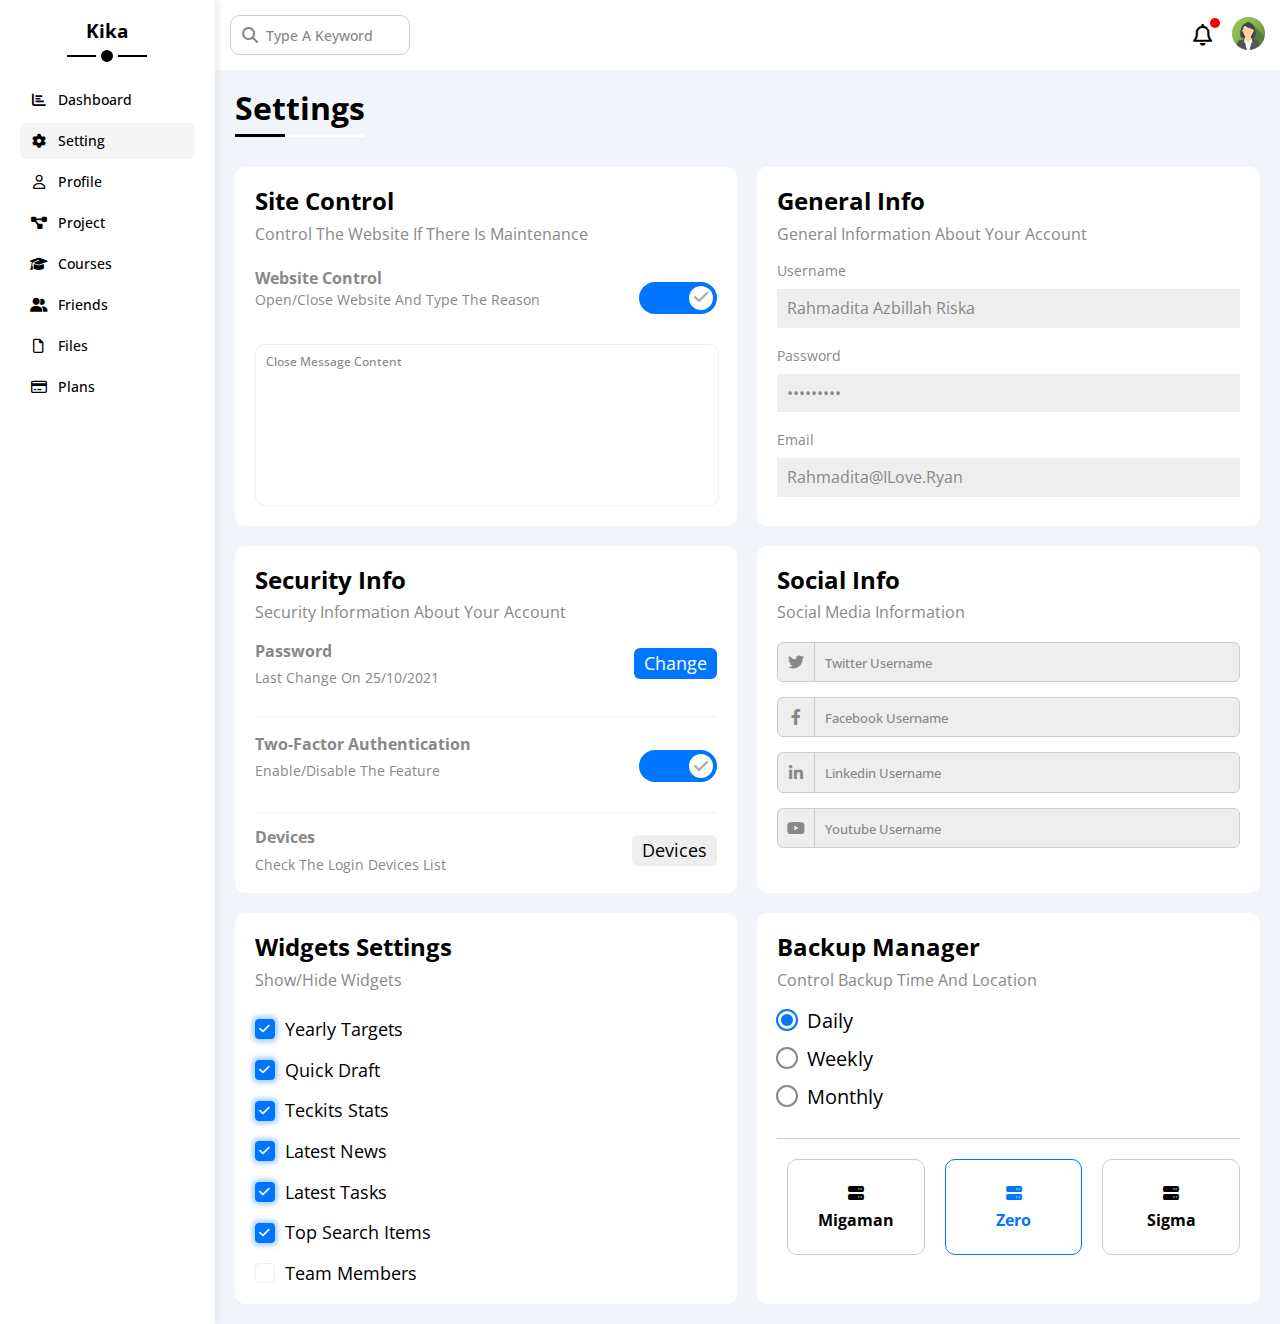
<file: settings.html>
<!DOCTYPE html>
<html lang="en">
<head>
    <meta charset="UTF-8">
    <meta name="viewport" content="width=device-width, initial-scale=1.0">
    <title>Settings</title>
            <!-- Google Fonts  -->
    <link rel="preconnect" href="https://fonts.googleapis.com">
    <link rel="preconnect" href="https://fonts.gstatic.com" crossorigin>
    <link href="https://fonts.googleapis.com/css2?family=Open+Sans:wght@300;400;500;600;700;800&display=swap" rel="stylesheet">
    <link rel="stylesheet" href="CSS/framwork.css">
    <!-- Fonts Awesome -->
    <link rel="stylesheet" href="CSS/all.min.css">
    <link rel="stylesheet" href="CSS/Normalize.css">
    <link rel="stylesheet" href="CSS/master.css">
</head>
<body>
  <div class="page d-flex txt-capitalize">
    <nav name="side-bar" class="bg-white p-20 relative">
      <h3 class="relative txt-c mt-0">Kika</h3>
      <ul class="pl-0 fw-500">
        <li>
          <a class="d-flex align-c fs-14 p-10 rad-6" href="index.html">
            <i class="fa-solid fa-chart-bar fa-fw mr-10"></i>
            <span>Dashboard</span>
          </a>
        </li>
        <li>
          <a class="active d-flex align-c fs-14 p-10 rad-6" href="settings.html">
            <i class="fa-solid fa-gear fa-fw mr-10"></i>
            <span>Setting</span>
          </a>
        </li>
        <li>
          <a class="d-flex align-c fs-14 p-10 rad-6" href="profile.html">
            <i class="fa-regular fa-user fa-fw mr-10"></i>
            <span>Profile</span>
          </a>
        </li>
        <li>
          <a class="d-flex align-c fs-14 p-10 rad-6" href="project.html">
            <i class="fa-solid fa-diagram-project fa-fw mr-10"></i>
            <span>Project</span>
          </a>
        </li>
        <li>
          <a class="d-flex align-c fs-14 p-10 rad-6" href="courses.html">
            <i class="fa-solid fa-graduation-cap fa-fw mr-10"></i>
            <span>Courses</span>
          </a>
        </li>
        <li>
          <a class="d-flex align-c fs-14 p-10 rad-6" href="friends.html">
            <i class="fa-solid fa-user-group fa-fw mr-10"></i>
            <span>Friends</span>
          </a>
        </li>
        <li>
          <a class="d-flex align-c fs-14 p-10 rad-6" href="files.html">
            <i class="fa-regular fa-file fa-fw mr-10"></i>
            <span>Files</span>
          </a>
        </li>
        <li>
          <a class="d-flex align-c fs-14 p-10 rad-6" href="plans.html">
            <i class="fa-regular fa-credit-card fa-fw mr-10"></i>
            <span>Plans</span>
          </a>
        </li>
      </ul>
    </nav>
    <main class="w-full o-hidden">
      <!-- Start Head  -->
      <header class="bg-white p-15 between-flex">
        <form class="d-flex align-c">
          <i class="fa-solid fa-magnifying-glass fa-fw"></i>
          <input class="p-10 rad-10" type="search" placeholder="type a keyword">
        </form>
        <div class="box align-c d-flex gap-20">
          <i class="fa-regular fa-bell relative"></i>
          <a href="profile.html">
          <img class="circle" src="imgs/team-02.png" alt="">
          </a>
        </div>
      </header>
      <!-- End Head  -->
      <h1 class="relative">settings</h1>
      <div class="settings-page">
        <div class="wrapper gap-20 d-grid">
          <!-- Start Site Control -->
          <div class="site-control box-style block-mobile">
            <h2>site control</h2>
            <p>Control The Website If There Is Maintenance</p>
            <div class="set-box d-flex align-c mb-30">
              <div class="text flex-grow">
                <h3 class="fs-16 mb-5 c-888">Website Control</h3>
                <p class="fs-14 c-888">Open/Close Website And Type The Reason</p>
              </div>
              <label>
                <input class="toggle-checkbox" type="checkbox" checked>
                <div class="toggle-switch"></div>
              </label>
            </div>
            <textarea class="rad-10 border-none p-10 d-block" placeholder="close message content"></textarea>
          </div>
          <!-- End Site Control -->
          <!-- Start General Info  -->
          <div class="general-info box-style block-mobile">
            <h2>General info</h2>
            <p>General Information About Your Account</p>
            <form class="d-flex direction-col ">
              <label class="c-888 fs-14">username</label>
              <input class="flex-grow c-888 mt-10 bg-eee border-none p-10 mb-20" type="text" readonly value="Rahmadita Azbillah Riska">
              <label class="c-888 fs-14">password</label>
              <input class="flex-grow c-888 mt-10 bg-eee border-none p-10 mb-20" type="password" readonly value="Rahm@dit@">
              <label class="c-888 fs-14">email</label>
              <input class="flex-grow c-888 mt-10 bg-eee border-none p-10" type="email" disabled value="Rahmadita@ILove.Ryan">
            </form>
          </div>
          <!-- End General Info  -->
          <!-- Start Security Info -->
          <div class="security-info box-style block-mobile">
            <h2>security info</h2>
            <p>Security Information About Your Account</p>
            <div class="row d-flex align-c pb-30 mb-15">
              <div class="text flex-grow">
                <h4 class="c-888">password</h4>
                <p class="fs-14 c-888 mt-10">Last Change On 25/10/2021</p>
              </div>
              <button class="btn-shape border-none bg-blue">Change</button>
            </div>
            <div class="row d-flex align-c pb-30 mb-15">
              <div class="text flex-grow">
                <h4 class="c-888">Two-Factor Authentication</h4>
                <p class="fs-14 c-888 mt-10">Enable/Disable The Feature</p>
              </div>
                <label>
                  <input class="toggle-checkbox" type="checkbox" checked>
                  <div class="toggle-switch"></div>
                </label>
            </div>
            <div class="row d-flex align-c">
              <div class="text flex-grow">
                <h4 class="c-888">Devices</h4>
                <p class="fs-14 c-888 mt-10">Check The Login Devices List</p>
              </div>
              <button class="btn-shape border-none c-black bg-eee">Devices</button>
            </div>
          </div>
          <!-- End Security Info -->
          <!-- Start Social Info -->
          <div class="social-info box-style block-mobile">
            <h2>social info</h2>
            <p>Social Media Information</p>
            <div class="social-row bg-eee border-ccc rad-6 d-flex mb-15">
              <input class="border-none p-10 w-full" placeholder="Twitter username" type="text">
              <i class="fa-brands fa-twitter c-888"></i>
            </div>
            <div class="social-row bg-eee border-ccc rad-6 d-flex mb-15">
              <input class="border-none p-10 w-full" placeholder="Facebook username" type="text">
              <i class="fa-brands fa-facebook-f c-888"></i>
            </div>
            <div class="social-row bg-eee border-ccc rad-6 d-flex mb-15">
              <input class="border-none p-10 w-full" placeholder="linkedin username" type="text">
              <i class="fa-brands fa-linkedin-in c-888"></i>
            </div>
            <div class="social-row bg-eee border-ccc rad-6 d-flex">
              <input class="border-none p-10 w-full" placeholder="youtube username" type="text">
              <i class="fa-brands fa-youtube c-888"></i>
            </div>
          </div>
          <!-- End Social Info -->
          <!-- Start Widgets setteings -->
            <div class="widget-settings block-mobile box-style">
              <h2>Widgets settings</h2>
              <p>Show/Hide Widgets</p>
              <form class="d-flex direction-col gap-10 fs-18">
                <input class="mr-10" id="yearly-targets" type="checkbox" checked>
                <label for="yearly-targets">
                  yearly targets
                </label>
                <input class="mr-10" id="quick-draft" type="checkbox" checked>
                <label for="quick-draft">
                  quick draft
                </label>
                <input class="mr-10" id="teckits-stats" type="checkbox" checked>
                <label for="teckits-stats">
                  teckits stats
                </label>
                <input class="mr-10" id="latest-news" type="checkbox" checked>
                <label for="latest-news">
                  latest news
                </label>
                <input class="mr-10" id="latest-tasks" type="checkbox" checked>
                <label for="latest-tasks">
                  latest tasks
                </label>
                <input class="mr-10" id="top-search" type="checkbox" checked>
                <label for="top-search">
                  top search items
                </label>
                <input class="mr-10" id="members-team" type="checkbox">
                <label for="members-team">
                  Team members 
                </label>
              </form>
            </div>
          <!-- End Widgets setteings -->
          <!-- Start Backup Manager -->
            <div class="backup block-mobile box-style">
              <h2>backup Manager</h2>
              <p>Control Backup Time And Location</p>
              <div class="date d-flex align-center mb-15">
                <input type="radio" name="time" id="daily" checked="">
                <label for="daily">Daily</label>
              </div>
              <div class="date d-flex align-center mb-15">
                <input type="radio" name="time" id="weekly">
                <label for="weekly">Weekly</label>
              </div>
              <div class="date d-flex align-center pb-30 border-b-ccc ">
                <input type="radio" name="time" id="monthly">
                <label for="monthly">Monthly</label>
              </div>
              <div class="server mt-20 d-flex gap-10">
                <input type="radio" name="servers" id="server-one">
                <div class="d-flex direction-col align-c border-ccc w-full rad-10">
                  <label class="d-flex direction-col txt-c gap-10 w-full" for="server-one">
                    <i class="fa-solid fa-server"></i>
                    migaman
                  </label>
                </div>
                <input type="radio" name="servers" checked id="server-two">
                <div class="d-flex direction-col align-c border-ccc w-full rad-10">
                  <label class="d-flex direction-col txt-c gap-10 w-full" for="server-two">
                    <i class="fa-solid fa-server"></i>
                    zero
                  </label>
                </div>
                <input type="radio" name="servers" id="server-three">
                <div class="d-flex direction-col align-c border-ccc w-full rad-10">
                  <label class="d-flex direction-col txt-c gap-10 w-full" for="server-three">
                    <i class="fa-solid fa-server"></i>
                    sigma
                  </label>
                </div>
              </div>
            </div>
            
          <!-- End Backup Manager -->
        </div>
      </div>
    </main>
  </div>
</body>
</html>
<!-- <label>
  <input class="toggle-checkbox" type="checkbox" checked>
  <div class="toggle-switch"></div>
</label> -->
</file>
<file: CSS/framwork.css>
:root {
  --blue-color: #0075ff;
  --blue-alt-color: #0d69d5;
  --orange-color: #f59e0b;
  --green-color: #22c55e;
  --red-color: #f44336;
  --grey-color: #888;
}
/* Start Box  */
.d-block {
  display: block;
}
.d-flex {
  display: flex;
}
.flex-grow {
  flex-grow: 1;
}
.align-c {
  align-items: center;
}
.align-s {
  align-items: start;
}
.align-e {
  align-items: end;
}
.warp {
  flex-wrap: wrap;
}
.j-c {
  justify-content: center;
}
.j-bet {
  justify-content: space-between;
}
.j-ar {
  justify-content: space-around;
}
.j-eve {
  justify-content: space-evenly;
}
.direction-col {
  flex-direction: column;
} 
.d-block {
  display: block;
}
@media (max-width: 767px) {
  .block-mobile {
    display: block;
  }
}
@media (max-width: 767px) {
  .direction-col-mobile {
    flex-direction: column;
  }
}
/* End Box  */

/* Start Padding + Margin */
.pl-0 {
  padding-left: 0;
}
.p-5 {
  padding: 5px;
}
.p-10 {
  padding: 10px;
}
.p-15 {
  padding: 15px;
}
.p-20 {
  padding: 20px;
}
.p-30 {
  padding: 20px;
}
.p-40 {
  padding: 40px;
}
.p-50 {
  padding: 50px;
}
.pt-20 {
  padding-top: 20px;
}
.pt-30 {
  padding-top: 30px;
}
.pt-40 {
  padding-top: 40px;
}
.pb-20 {
  padding-bottom: 20px;
}
.pb-40 {
  padding-bottom: 40px;
}
.pb-30 {
  padding-bottom: 30px;
}
.pl-20 {
  padding-left: 20px;
}
.mt-0 {
  margin-top: 0px;
}
.mt-5 {
  margin-top: 5px;
}
.mt-10 {
  margin-top: 10px;
}
.mt-15 {
  margin-top: 15px;
}
.mt-20 {
  margin-top: 20px;
}
.mt-30 {
  margin-top: 30px;
}
.mr-10 {
  margin-right: 10px;
}
.mr-20 {
  margin-right: 20px;
}
.mb-0 {
  margin-bottom: 0px;
}
.mb-5 {
  margin-bottom: 5px;
}
.mb-10 {
  margin-bottom: 10px;
}
.mb-15 {
  margin-bottom: 15px;
}
.mb-20 {
  margin-bottom: 20px;
}
.mb-30 {
  margin-bottom: 30px;
}
.ml-10 {
  margin-left: 10px;
}
.ml-20 {
  margin-left: 20px;
}
.m-20 {
  margin: 20px;
}
/* End Padding + Margin */

/* Start Color  */
.c-white {
  color: #fff;
}
.c-888 {
  color: #888;
}
.c-orange {
  color: var(--orange-color);
}
.c-red {
  color: var(--red-color);
}
.c-blue {
  color: var(--blue-color);
}
.c-green {
  color: var(--green-color);
}
.c- {
  color: var(--green-color);
}
.c-green {
  color: var(--green-color);
}
.c-black {
  color: black !important;
}
.bg-blue {
  background-color: var(--blue-color);
}
.bg-green {
  background-color: var(--green-color);
}
.bg-orange {
  background-color: var(--orange-color);
}
.bg-red {
  background-color: var(--red-color);
}
.bg-eee{
  background-color: #eee;
}
.bg-white {
  background-color: white;
} 
/* End Color  */

/* Start Grid System */
.d-grid {
  display: grid;
}
.g-col-3 {
  grid-template-columns: repeat(auto-fill, minmax(300px, 1fr));
}
.g-col-4 {
  grid-template-columns: repeat(auto-fill, minmax(250px, 1fr));
}
/* End Grid System */

/* Start Position */
.relative {
  position: relative;
}
.absolute {
  position: absolute;
}
.z-1 {
  z-index: 1;
}
/* End Position */

/* Start Font */
.fs-12 {
  font-size: 12px;
}
.fs-13 {
  font-size: 13px;
}
.fs-14 {
  font-size: 14px;
}
.fs-16 {
  font-size: 16px;
}
.fs-18 {
  font-size: 18px;
}
.fs-20 {
  font-size: 20px;
}
.fs-23 {
  font-size: 23px;
}
.fs-25 {
  font-size: 25px;
}
.txt-c {
  text-align: center;
}
.txt-l {
  text-align: left;
}
.txt-r {
  text-align: right;
}
.txt-capitalize {
  text-transform: capitalize;
}
.up-case {
  text-transform: uppercase;
}
.fw-normal {
  font-weight: normal;
}
.fw-300 {
  font-weight: 300;
}
.fw-400 {
  font-weight: 400;
}
.fw-500 {
  font-weight: 500;
}
.fw-600 {
  font-weight: 600;
}
.fw-700 {
  font-weight: 700;
}
.fw-800 {
  font-weight: 800;
}
@media (max-width: 767px) {
  .txt-c-mobile {
    text-align: center;
  }
}
/* End Font */

/* Start Border */
.border-none {
  border: 0;
}
.border-ccc {
  border: 1px solid #ccc;
}
.border-b-ccc {
  border-bottom: 1px solid #ccc;
}
.border-b-eee {
  border-bottom: 1px solid #eee;
}
.rad-6 {
  border-radius: 6px;
  -webkit-border-radius: 6px;
  -moz-border-radius: 6px;
  -ms-border-radius: 6px;
  -o-border-radius: 6px;
}
.rad-10 {
  border-radius: 10px;
  -webkit-border-radius: 10px;
  -moz-border-radius: 10px;
  -ms-border-radius: 10px;
  -o-border-radius: 10px;
}
.circle {
  border-radius: 50%;
  -webkit-border-radius: 50%;
  -moz-border-radius: 50%;
  -ms-border-radius: 50%;
  -o-border-radius: 50%;
}
/* End Border */
/* Start Widths & Heights */
.w-full {
  width: 100%;
}
.w-fit {
  width: fit-content;
}
.w-40 {
  width: 40px;
}
.h-40 {
  height: 40px;
}
/* =============== */
.h-full {
  height: 100%;
}
/* End Widths & Heights */
/* Start gaps */
.gap-10 {
  gap: 10px;
}
.gap-20 {
  gap: 20px;
}
.gap-30 {
  gap: 30px;
}
.gap-40 {
  gap: 40px;
}
/* End gaps */
/* over-flow */
.o-hidden {
  overflow: hidden;
}
/* over-flow */
/* Start Component  */
.btn-shape {
  display: block;
  width: fit-content;
  padding: 5px 10px;
  color: #fff;
  font-size: 14px;
  border-radius: 6px;
  -webkit-border-radius: 6px;
  -moz-border-radius: 6px;
  -ms-border-radius: 6px;
  -o-border-radius: 6px;
}
.between-flex {
  display: flex;
  align-items: center;
  justify-content: space-between;
}
.center-flex {
  display: flex;
  align-items: center;
  justify-content: center;
}
/* .main-title */
h2 {
  margin-bottom: 10px;
  text-transform: capitalize;
}
h2 + p {
  color: #888;
  margin-bottom: 20px;
  text-transform: capitalize;
}
/* .main-title  bg-white rad-10 p-20 block-mobile relative o-hidden*/
.box-style {
  background-color: white;
  overflow: hidden;
  padding: 20px;
  position: relative;
  border-radius: 10px;
  -webkit-border-radius: 10px;
  -moz-border-radius: 10px;
  -ms-border-radius: 10px;
  -o-border-radius: 10px;
}
.light-hr {
  height: 1px;
  background-color: #eee;
  border: 0;
}
/* End Component  */
</file>
<file: CSS/master.css>
/* Start Variables */
:root {
  --main-duration: 0.3s;
  --main-border-c: 1px solid #eee;
  --blue-color: #0075ff;
  --blue-alt-color: #0d69d5;
  --orange-color: #f59e0b;
  --green-color: #22c55e;
  --red-color: #f44336;
  --grey-color: #888;
  --fa-style-family-classic: "font Awesome 5 Free";
}
/* End Variables */
/* Start Global Rules */
/* Start Toggle Switch */
.toggle-checkbox {
  -webkit-appearance: none;
  appearance: none;
}
.toggle-switch {
  width: 78px;
  background: #CCC;
  height: 32px;
  border-radius: 16px;
  cursor: pointer;
  position: relative;
  transition: var(--main-duration);
  -webkit-transition: var(--main-duration);
  -moz-transition: var(--main-duration);
  -ms-transition: var(--main-duration);
  -o-transition: var(--main-duration);
}
.toggle-switch::before {
  font-family: var(--fa-style-family-classic);
  content: '\f00d';
  font-weight: 900;
  width: 24px;
  height: 24px;
  position: absolute;
  background: #fff;
  border-radius: 50%;
  display: flex;
  align-items: center;
  justify-content: center;
  left: 4px;
  top: 4px;
  color: #aaa;
  transition: var(--main-duration);
  -webkit-transition: var(--main-duration);
  -moz-transition: var(--main-duration);
  -ms-transition: var(--main-duration);
  -o-transition: var(--main-duration);
}
.toggle-checkbox:checked + .toggle-switch {
  background-color: var(--blue-color);
}
.toggle-checkbox:checked + .toggle-switch::before {
  content: '\f00c';
  font-weight: 900;
  left: 50px;
}
/* End Toggle Switch */
*,
::before,
::after {
  margin: 0;
}
body {
  font-family: 'Open Sans', sans-serif;
}
*:focus {
  outline: none;
}
a {
  text-decoration: none;
  color: #000;
}
ul {
  list-style: none;
  padding: 0;
}
::-webkit-scrollbar {
  width: 15px;
}
::-webkit-scrollbar-track {
  background-color: #fff;
}
::-webkit-scrollbar-thumb {
  background-color: var(--blue-color);
}
::-webkit-scrollbar-thumb:hover {
  background-color: var(--blue-alt-color);
}
h1 {
  margin: 20px 20px 40px;
}
h1::before,
h1::after {
  content: '';
  position: absolute;
  bottom: -10px;
  left: 0;
  height: 3px;
}
h1::before {
  width: 130px;
  background-color: #fff;
}
h1::after {
  width: 50px;
  background-color: #000;
}
.page {
  background-color: #f1f5f9;
  min-height: 100vh;
}
/* End Global Rules */

/* Start Sidebar */
nav {
  width: 210px;
  box-shadow: 0 0 10px #ddd;
}
nav h3 {
  margin-bottom: 40px;
}
nav h3::before,
nav h3::after {
  content: '';
  position: absolute;
  transform: translateX(-50%);
  -webkit-transform: translateX(-50%);
  -moz-transform: translateX(-50%);
  -ms-transform: translateX(-50%);
  -o-transform: translateX(-50%);
  left: 50%;
  background-color: #000;
}
nav h3::before {
  width: 80px;
  height: 2px;
  bottom: -15px;
}
nav h3::after {
  bottom: -25px;
  width: 12px;
  height: 12px;
  border: 5px solid #fff;
  border-radius: 50%;
  -webkit-border-radius: 50%;
  -moz-border-radius: 50%;
  -ms-border-radius: 50%;
  -o-border-radius: 50%;
}
nav li a {
  transition: var(--main-duration);
  -webkit-transition: var(--main-duration);
  -moz-transition: var(--main-duration);
  -ms-transition: var(--main-duration);
  -o-transition: var(--main-duration);
  margin-bottom: 5px;
}
nav li a:hover,
nav li a.active {
  background-color: #f5f5f5;
}
@media (max-width: 767px) {
  nav {
    width: 40px;
    padding: 10px !important;
  }
  nav ul {
    position: fixed;
  }
  nav h3 {
    font-size: 13px;
    margin-bottom: 15px;
  }
  nav h3::after,
  nav h3::before {
    display: none;
  }
  nav li a {
    justify-content: center;
  }
  nav li a i {
    margin-right: 0 !important;
  }
  nav li a span {
    display: none;
  }
}
/* End Sidebar */
/* Start Header  */
main header .box img {
  width: 33px;
}
main header .box > i {
  font-size: 22px;
  cursor: pointer;
}
main header .box > i::after {
  content: '';
  width: 10px;
  height: 10px;
  background-color: red;
  position: absolute;
  border-radius: 50%;
  top: -6px;
  right: -8px;
}
main header form {
  position: relative;
}
main header form > i {
  position: absolute;
  top: 50%;
  left: 10px;
  transform: translateY(-50%);
  -webkit-transform: translateY(-50%);
  -moz-transform: translateY(-50%);
  -ms-transform: translateY(-50%);
  -o-transform: translateY(-50%);
  color: var(--grey-color);
}
main header input[type="search"] {
  border: 1px solid #ccc;
  width: 180px;
  padding-left: 35px;
  transition: var(--main-duration);
  -webkit-transition: var(--main-duration);
  -moz-transition: var(--main-duration);
  -ms-transition: var(--main-duration);
  -o-transition: var(--main-duration);
}
main header input[type="search"]:focus {
  width: 220px;
}
main header input[type="search"]:focus::placeholder {
  opacity: 0;
}
::placeholder {
  opacity: 1;
  font-size: 14px;
  text-transform: capitalize;
  font-weight: 500;
  color: var(--grey-color);
  transition: var(--main-duration);
  -webkit-transition: var(--main-duration);
  -moz-transition: var(--main-duration);
  -ms-transition: var(--main-duration);
  -o-transition: var(--main-duration);
}
/* End Header  */
/* Start Wrapper */
.wrapper {
  grid-template-columns: repeat(auto-fill, minmax(450px, 1fr));
  margin: 0 20px 20px;
}
@media (max-width: 767px) {
  .wrapper {
    grid-template-columns: minmax(200px, 1fr);
    margin: 0 10px;
    gap: 10px;
  }
}
/* End Wrapper */
/* Start Welcome  */
.wrapper .welcome .intro {
  background-color: #eee;
}
.wrapper .welcome .intro img {
  width: 200px;
}
.wrapper .welcome > img {
  width: 60px;
  position: relative;
  bottom: 30px;
  left: 20px;
  border: 3px solid white;
  box-shadow: 0 0 10px #eee;
}
.wrapper .welcome .info {
  text-transform: capitalize;
  border-top: 1px solid #eee;
  border-bottom: 1px solid #eee;
}
.wrapper .welcome .info .text-box h4 {
  font-weight: normal;
}
.wrapper .welcome .info .text-box p {
  color: var(--grey-color);
}
.wrapper .visit {
  margin: 15px 15px 15px auto;
  transition: var(--main-duration);
  -webkit-transition: var(--main-duration);
  -moz-transition: var(--main-duration);
  -ms-transition: var(--main-duration);
  -o-transition: var(--main-duration);
}
.wrapper .visit:hover {
  background-color: var(--blue-alt-color);
}
@media (max-width: 767px) {
  .wrapper .welcome .intro {
    padding-bottom: 20px;
    text-align: start;
  }
  .wrapper .welcome .intro > img {
    display: none;
  }
  .wrapper .welcome > img {
    margin: 0 auto;
    display: block;
    left: 0;
  }
  .wrapper .welcome .text-box:not(:last-child) {
    padding-bottom: 20px;
  }
}
/* End Welcome  */
/* Start Quick Draft */
.quick-draft form input {
  border: 0;
}
.quick-draft form textarea {
  height: 180px;
  border: 0;
}
/* End Quick Draft */
/* Start Yearly Targets */
.yearly-targets .target > i {
  width: 50px;
  height: 50px;
  padding: 20px;
  display: flex;
  justify-content: center;
  align-items: center;
  font-size: 25px;
}
.yearly-targets i.c-green,
.yearly-targets .team-score {
  background-color: #22c55e6b;
}
.yearly-targets i.c-blue,
.yearly-targets .money-score {
  background-color: #0077ff74;
}
.yearly-targets i.c-orange,
.yearly-targets .project-score {
  background-color: #f59f0b7e;
}
.yearly-targets .prog {
  width: 100%;
}
.yearly-targets .prog .score {
  height: 5px;
}
.yearly-targets .prog .score span.bg-blue {
  width: 80%;
}
.yearly-targets .prog .score span.bg-orange {
  width: 55%;
}
.yearly-targets .prog .score span.bg-green {
  width: 75%;
}
.yearly-targets .prog .score span.bg-blue::before,
.yearly-targets .prog .score span.bg-green::before,
.yearly-targets .prog .score span.bg-orange::before
{
  content: attr(data-progress);
  position: absolute;
  right: -20px;
  top: -40px;
  width: 40px;
  height: 30px;
  display: flex;
  align-items: center;
  justify-content: center;
  color: #fff;
  border-radius: 6px;
  -webkit-border-radius: 6px;
  -moz-border-radius: 6px;
  -ms-border-radius: 6px;
  -o-border-radius: 6px;
  font-size: 13px;
}
.yearly-targets .prog .score span.bg-orange::before {
  background-color: var(--orange-color);
}
.yearly-targets .prog .score span.bg-blue::before {
  background-color: var(--blue-color);
}
.yearly-targets .prog .score span.bg-green::before {
  background-color: var(--green-color);
}
.yearly-targets .prog .score span.bg-blue::after,
.yearly-targets .prog .score span.bg-green::after,
.yearly-targets .prog .score span.bg-orange::after
{
  content: '';
  position: absolute;
  right: -10px;
  border: 10px solid;
  top: -13px;
}
.yearly-targets .prog .score span.bg-blue::after {
  border-color: var(--blue-color) transparent transparent transparent;
}
.yearly-targets .prog .score span.bg-green::after {
  border-color: var(--green-color) transparent transparent transparent;
}
.yearly-targets .prog .score span.bg-orange::after {
  border-color: var(--orange-color) transparent transparent transparent;
}
/* End Yearly Targets */
/* Start Tickets Stats  */
.tick-stats .row .box {
  flex: 1;
  border: 2px solid #eee;
  border-radius: 10px;
  -webkit-border-radius: 10px;
  -moz-border-radius: 10px;
  -ms-border-radius: 10px;
  -o-border-radius: 10px;
}
.tick-stats .row .box i {
  font-size: 35px;
}
.tick-stats .row .box span {
  font-size: 25px;
  font-weight: bold;
  margin-bottom: 10px;
}
/* End Tickets Stats  */
/* Start Latest News  */
.latest-news img {
  max-width: 120px;
}
.latest-news span.time {
  margin: 0 0 0 auto;
}
@media (max-width: 767px) {
  .latest-news span.time {
    margin: 0 auto;
  }
}
.latest-news hr {
  height: 1px;
  border: 0;
}
/* End Latest News */
/* Start Latest Tasks*/
.latest-tasks .box:nth-of-type(4) .text h3 {
  color: var(--grey-color);
  text-decoration: line-through;
}
.latest-tasks .box:nth-of-type(4) .text p {
  color: var(--grey-color);
  text-decoration: line-through;
}
.latest-tasks .box:nth-of-type(4) i {
  color: var(--grey-color);
}
.latest-tasks i {
  margin: 0 0 0 auto;
  cursor: pointer;
  transition: var(--main-duration);
  -webkit-transition: var(--main-duration);
  -moz-transition: var(--main-duration);
  -ms-transition: var(--main-duration);
  -o-transition: var(--main-duration);
}
.latest-tasks .box:not(:nth-of-type(4)) i:hover {
  color: var(--red-color);
}
.latest-tasks hr {
  height: 1px;
}
/* End Latest Tasks */
/* Start Latest Upload */
.latest-uploads .row img {
  width: 40px;
}
.latest-uploads .row .text {
  flex: 1;
}
/* End Latest Upload */
/* Start Projress */
.projress img {
  opacity: 0.3;
  width: 400px;
  right: 10px;
}
.projress ul {
  padding-left: 20px;
}
.projress ul::before {
  content: '';
  height: calc(100% - 40px);
  width: 2px;
  background-color: var(--blue-color);
  position: absolute;
  left: 0;
  top: 30px;
}
.projress ul li:not(.on-progress, .not-done):before,
.projress ul li.on-progress:before,
.projress ul li.not-done:before {
  content: '';
  position: absolute;
  left: -29px;
  width: 15px;
  height: 15px;
  background-color: var(--blue-color);
  border: 2px solid #fff;
  outline: 2px solid var(--blue-color);
  border-radius: 50%;
  -webkit-border-radius: 50%;
  -moz-border-radius: 50%;
  -ms-border-radius: 50%;
  -o-border-radius: 50%;
  transform: translateX(1.2px);
  -webkit-transform: translateX(1.2px);
  -moz-transform: translateX(1.2px);
  -ms-transform: translateX(1.2px);
  -o-transform: translateX(1.2px);
}
.projress ul li.on-progress:before {
  background-color: #fff;
  animation-name: On-off;
  animation-duration: 1s;
  animation-timing-function: linear;
  animation-iteration-count: infinite;
  animation-direction: alternate-reverse;
}
.projress ul li.not-done:before {
  background-color: #fff;
}
@media (max-width: 767px) {
  .projress img {
    opacity: 0.1;
    width: 300px;
    right: -30px;
    bottom: -15px;
  }
  .projress ul::before {
    height: calc(100% - 55px);
  }
}
/* End Projress */
/* Start Reminder */
.reminder .row {
  border-left: 2px solid;
  padding-left: 10px;
  margin-left: 30px;
}
.reminder .row::before {
  content: '';
  position: absolute;
  left: -30px;
  width: 15px;
  height: 15px;
  border-radius: 50%;
  -webkit-border-radius: 50%;
  -moz-border-radius: 50%;
  -ms-border-radius: 50%;
  -o-border-radius: 50%;
}
.reminder .row.blue {
  border-color: var(--blue-color);
}
.reminder .row.blue::before {
  background-color: var(--blue-color);
}
.reminder .row.green {
  border-color: var(--green-color);
}
.reminder .row.green::before {
  background-color: var(--green-color);
}
.reminder .row.orange {
  border-color: var(--orange-color);
}
.reminder .row.orange::before {
  background-color: var(--orange-color);
}
.reminder .row.red {
  border-color: var(--red-color);
}
.reminder .row.red::before {
  background-color: var(--red-color);
}
.reminder .row p {
  font-size: 12px;
}
/* End Reminder */
/* Start Latest Post */
.latest-post .head {
  border-bottom: var(--main-border-c);
}
.latest-post img {
  width: 55px;
}
.latest-post > p {
  line-height: 1.8;
  border-bottom: var(--main-border-c);
  min-height: 120px;
}
.latest-post .likes-comments .likes:hover {
  color: var(--red-color);
  cursor: pointer;
}
.latest-post .likes-comments .comments:hover {
  color: var(--blue-color);
  cursor: pointer;
}
/* End Latest Post */
/* Start Social */
.social ul li p {
  flex: 1;
}
.social ul li {
  height: 60px;
}
.social ul li p {
  font-weight: bold;
}
.social ul li i {
  width: 60px;
  color: #fff;
  display: flex;
}
.social ul li a {
  color: #fff;
}
.social ul li.twitter {
  background-color:#03a8f470;
}
.social ul li.twitter p {
  color: #03A9F4;
}
.social ul li.twitter i,
.social ul li.twitter a {
  background-color: #03A9F4;
}
.social ul li.facebook {
  background-color: rgba(13, 106, 213, 0.487);
}
.social ul li.facebook p {
  color: var(--blue-color);
}
.social ul li.facebook i,
.social ul li.facebook a {
  background-color: var(--blue-color);
}
.social ul li.utube {
  background-color: #f443366e;
}
.social ul li.utube p {
  color: var(--red-color);
}
.social ul li.utube i,
.social ul li.utube a {
  background-color: var(--red-color);
}
.social ul li.linkedin {
  background-color: #0076b57e;
}
.social ul li.linkedin p {
  color: #0077b5;
}
.social ul li.linkedin i,
.social ul li.linkedin a {
  background-color: #0077b5;
}
/* End Social */
/* Start Table */
.responsive-table {
  overflow-x: auto;
}
.responsive-table table {
  min-width: 1000px;
  border-spacing: 0;
}
.responsive-table table thead tr td {
  font-weight: bold;
  padding-left: 15px;
  padding: 15px;
}
.responsive-table table tbody tr:hover td {
  background-color: #faf7f7;
  transition: var(--main-duration);
  -webkit-transition: var(--main-duration);
  -moz-transition: var(--main-duration);
  -ms-transition: var(--main-duration);
  -o-transition: var(--main-duration);
}
.responsive-table table tbody td:last-child {
  border-right: var(--main-border-c);
}
.responsive-table table tbody td {
  background-color: #fff;
  padding: 15px;
  border-bottom: var(--main-border-c);
  border-left: var(--main-border-c);
}
.responsive-table table tbody td img {
  width: 32px;
  height: 32px;
}
.responsive-table table tbody td img:not(:first-child) {
  margin-left: -20px;
}
@media (max-width: 767px) {
  .projects {
    margin: 10px !important;
  }
}
/* End Table */

/*========================== Start Settings ========================== */
/* Start Toggle Switch */

/* End Toggle Switch */
.settings-page :disabled {
  cursor: no-drop;
}
/* Start Site Control  */
.settings-page .site-control textarea {
  min-height: 140px;
  border: var(--main-border-c);
  width: calc(100% - 20px);
  resize: none;
}
.settings-page .site-control textarea::placeholder {
  font-size: 12px;
}
/* End Site Control  */
/* Start General Info */
.general-info input:not(:last-of-type) {
  cursor: default;
}
/* End General Info */
/* Start Security Info */
.security-info .row:not(:last-child) {
  border-bottom: var(--main-border-c);
}
.security-info .row button {
  cursor: pointer;
  font-size: 18px;
}
.security-info .row:not(:last-of-type) button:hover {
  background-color: var(--blue-alt-color);
}
/* end Security Info */
/* Start Social */
.social-info .social-row {
  flex-direction: row-reverse;
}
.social-info .social-row input {
  background-color: transparent;
}
.social-info .social-row input::placeholder {
  color: #888;
  font-size: 13px;
}
.social-info .social-row i {
  color: #888;
  width: 40px;
  display: flex;
  align-items: center;
  justify-content: center;
  transition: var(--main-duration);
  -webkit-transition: var(--main-duration);
  -moz-transition: var(--main-duration);
  -ms-transition: var(--main-duration);
  -o-transition: var(--main-duration);
  border-right: 1px solid #ccc;
}
.social-info .social-row input:focus + i {
  color: #000;
}
/* End Social */
/* Start Wedgits Settings */
.widget-settings label {
  padding-left: 30px;
  position: relative;
  cursor: pointer;
  width: fit-content;
}
.widget-settings label:hover::before {
  border-color: var(--blue-color);
}
.widget-settings label::before,
.widget-settings label::after {
  position: absolute;
  left: 0;
  top: 50%;
  border-radius: 4px;
  -webkit-border-radius: 4px;
  -moz-border-radius: 4px;
  -ms-border-radius: 4px;
  -o-border-radius: 4px;
  transition: var(--main-duration);
  -webkit-transition: var(--main-duration);
  -moz-transition: var(--main-duration);
  -ms-transition: var(--main-duration);
  -o-transition: var(--main-duration);
}
.widget-settings label::before {
  content: '';
  width: 18px;
  height: 18px;
  border: var(--main-border-c);
  transform: translateY(-50%);
  -webkit-transform: translateY(-50%);
  -moz-transform: translateY(-50%);
  -ms-transform: translateY(-50%);
  -o-transform: translateY(-50%);
}
.widget-settings label::after {
  font-family: var(--fa-style-family-classic);
  content: '\f00c';
  font-weight: bold;
  background-color: var(--blue-color);
  color: #fff;
  font-size: 12px;
  display: flex;
  align-items: center;
  justify-content: center;
  width: 20px;
  height: 20px;
  transform: translateY(-50%) scale(0) rotate(360deg);
  -webkit-transform: translateY(-50%) scale(0) rotate(360deg);
  -moz-transform: translateY(-50%) scale(0) rotate(360deg);
  -ms-transform: translateY(-50%) scale(0) rotate(360deg);
  -o-transform: translateY(-50%) scale(0) rotate(360deg);
}
.widget-settings input[type="checkbox"]:checked + label::before {
  box-shadow: 0px 0px 5px 3px #0077ff57;
}
.widget-settings input[type="checkbox"]:checked + label::after {
  transform: translateY(-50%) scale(1) rotate(0deg);
  -webkit-transform: translateY(-50%) scale(1) rotate(0deg);
  -moz-transform: translateY(-50%) scale(1) rotate(0deg);
  -ms-transform: translateY(-50%) scale(1) rotate(0deg);
  -o-transform: translateY(-50%) scale(1) rotate(0deg);
}
.widget-settings input[type="checkbox"] {
  -webkit-appearance: none;
  appearance: none;
}
/* End Wedgits Settings */
/* Start BackUp */
.backup input[type="radio"] {
  -webkit-appearance: none;
  appearance: none;
}
.backup .date label {
  padding-left: 30px;
  cursor: pointer;
  position: relative;  
  font-size: 20px;
}
.backup .date label::before,
.backup .date label::after {
  content: '';
  position: absolute;
  left: 10px;
  top: 50%;
  border-radius: 50%;
  -webkit-border-radius: 50%;
  -moz-border-radius: 50%;
  -ms-border-radius: 50%;
  -o-border-radius: 50%;
  transition: var(--main-duration);
  -webkit-transition: var(--main-duration);
  -moz-transition: var(--main-duration);
  -ms-transition: var(--main-duration);
  -o-transition: var(--main-duration);
}
.backup .date label::before {
  border: 2px solid var(--grey-color);
  width: 18px;
  height: 18px;
  transform: translate(-50%, -50%);
  -webkit-transform: translate(-50%, -50%);
  -moz-transform: translate(-50%, -50%);
  -ms-transform: translate(-50%, -50%);
  -o-transform: translate(-50%, -50%);
}
.backup .date input:checked + label::before {
  border-color: var(--blue-color);
}
.backup .date label::after {
  width: 12px;
  height: 12px;
  background-color: var(--blue-color);
  opacity: 0;
  transform: translate(-50%, -50%);
  -webkit-transform: translate(-50%, -50%);
  -moz-transform: translate(-50%, -50%);
  -ms-transform: translate(-50%, -50%);
  -o-transform: translate(-50%, -50%);
}
.backup .date input:checked + label::after {
  opacity: 1;

}
.backup .server div {
  transition: var(--main-duration);
  -webkit-transition: var(--main-duration);
  -moz-transition: var(--main-duration);
  -ms-transition: var(--main-duration);
  -o-transition: var(--main-duration);
}
.backup .server div label {
  cursor: pointer;
  padding: 25px 0;
  font-weight: bold;
}
.backup .server input:checked + div,
.backup .server input:checked + div label {
  border-color: var(--blue-color) !important;
  color: var(--blue-color);
}
/* End BackUp */
/*========================== End Settings ==========================*/
/*========================== Start Profile ==========================*/
.profile-page .overview {
  padding: 0;
  flex-direction: column;
}
.profile-page .overview .avatar-box {
  width: 250px;
}
@media (min-width: 768px) {
  .profile-page .overview {
    flex-direction: row;
  }
  .profile-page .overview .avatar-box {
    border-right: var(--main-border-c);
    
  }
}
.profile-page .overview .avatar-box img {
  width: 120px;
  height: 120px;
  margin: auto auto 20px  
}
.profile-page .overview .avatar-box .progress {
  height: 5px;
  margin: 15px auto;
  width: 70%;
}
.profile-page .overview .avatar-box .progress span {
  width: 70%;
}
.profile-page .overview .avatar-box .rating {
  margin: auto auto 10px;
}
.profile-page .overview .avatar-box .rating i {
  color: #FFC107;
}
.overview .info-box .row {
  flex-wrap: wrap;
  transition: var(--main-duration);
  -webkit-transition: var(--main-duration);
  -moz-transition: var(--main-duration);
  -ms-transition: var(--main-duration);
  -o-transition: var(--main-duration);
  text-align: start;
}
.overview .info-box .row:hover {
  background-color: #f9f9f9;
}
.overview .info-box .row > div {
  padding-top: 10px;
  margin-right: 10px;
  width: 100%;
}
@media (min-width: 768px) {
  .overview .info-box .row > div {
    min-width: 300px;
    width: fit-content;
  }
}
/* Start Skills */
.container-box .skills {
  flex-basis: 30%;
}
.container-box .skills .row:not(:last-of-type) {
  margin: 20px 0;
}
.container-box .latest-activities h4 {
  text-align: end;
}
.container-box .latest-activities .row {
  padding: 15px 0;
}
.container-box .latest-activities img {
  width: 70px;
}
@media (max-width: 767px) {
  .container-box .latest-activities img {
    margin-right: 0;
  }
  .container-box .latest-activities .row {
    display: flex;
    flex-direction: column;
    text-align: center;
    gap: 10px;
  }
  .container-box .latest-activities .row h4 {
    text-align: center;
  } 
}
/* End Skills */
/* ========================== End Profile ========================== */
/* ========================== Start Project ========================== */
.projects-page img {
  width: 35px;
  height: 35px;
  border: 2px solid #fff;
  position: relative;
  cursor: pointer;
}
.projects-page img:hover {
  z-index: 2;
}
.projects-page img:not(:first-of-type) {
  margin-left: -20px;
}
.projects-page h2 {
  font-size: 17px;
  font-weight: normal;
}
.projects-page h2 + p {
  font-size: 15px;
  margin-bottom: 50px;
}
.projects-page .proj-box .info {
  border-bottom: 1px solid #eee;
  border-top: 1px solid #eee;
  justify-content: end;
} 
.projects-page .proj-box .progress .score {
  width: 250px;
  height: 8px;
  background-color: #eee;
}
@media (max-width: 767px) {
  .projects-page .proj-box .info,
  .projects-page .proj-box .progress {
    flex-direction: column;
    padding-left: 0;
  }
  .projects-page .proj-box .info span {
    margin: 10px 0 0;
  }
}
/* ========================== End Project ========================== */
/* ========================== Start Courses ========================== */
.courses-page .wrapper {
  grid-template-columns: repeat(auto-fill, minmax(300px, 1fr));
}
.courses-page .course {
  padding: 0;
}
.courses-page .course .thumnale {
  max-width: 100%;
}
.courses-page .course .logo {
  width: 60px;
  height: 60px;
  border: 2px solid #fff;
  top: 20px;
  left: 20px;
}
.courses-page .course .title p {
  line-height: 1.6;
  font-size: 15px;
}
.courses-page .course .stats {
  border-top: 1px solid #eee;
  position: relative;
}
.courses-page .course .stats::before {
  content: 'Course Info';
  display: flex;
  align-items: center;
  justify-content: center;
  background-color: var(--blue-color);
  color: #fff;
  padding: 5px 10px;
  position: absolute;
  left: 50%;
  top: 0;
  font-size: 13px;
  transform: translate(-50%, -50%);
  border-radius: 6px;
  -webkit-border-radius: 6px;
  -moz-border-radius: 6px;
  -ms-border-radius: 6px;
  -o-border-radius: 6px;
  -webkit-transform: translate(-50%, -50%);
  -moz-transform: translate(-50%, -50%);
  -ms-transform: translate(-50%, -50%);
  -o-transform: translate(-50%, -50%);
  cursor: pointer;
}
.courses-page .course .stats::before:hover {
  background-color: var(--blue-alt-color);
}
/* ========================== End Courses ========================== */
/* ========================== Start Friends ========================== */
.friends-page .wrapper {
  grid-template-columns: repeat(auto-fill, minmax(300px, 1fr));
}
.friends-page .member-box .head i {
  font-family: var(--fa-style-family-classic);
  font-weight: bold;
  position: absolute;
  padding: 10px;
  background-color: #eee;
  font-size: 12px;
  top: 10px;
  transition: var(--main-duration);
  -webkit-transition: var(--main-duration);
  -moz-transition: var(--main-duration);
  -ms-transition: var(--main-duration);
  -o-transition: var(--main-duration);
  border-radius: 50%;
  -webkit-border-radius: 50%;
  -moz-border-radius: 50%;
  -ms-border-radius: 50%;
  -o-border-radius: 50%;
  cursor: pointer;
}
.friends-page .member-box .head .call {
  left: 10px;
}
.friends-page .member-box .head i:hover {
  background-color: var(--blue-color);
  color: #fff;
}
.friends-page .member-box .head .mail {
  left: 50px;
}
.friends-page .member-box .head img {
  width: 100px;
  height: 100px;
}
.friends-page .member-box .head h3 {
  font-size: 17px;
}
.friends-page .member-box .head p {
  font-size: 13px;
}
.friends-page .member-box .info {
  padding: 0;
}
.friends-page .member-box .info .details {
  margin-bottom: 15px;
}
.friends-page .member-box .info .details span {
  font-size: 14px;
}
.friends-page .member-box .info .details i {
  margin-right: 5px;
}
.friends-page .member-box .info .vip {
  font-size: 40px;
  color: #ffc1073b;
  letter-spacing: 5px;
  font-weight: bold;
  text-transform: uppercase;
}
.friends-page .member-box .foot span {
  margin: 0;
  font-size: 14px;
}
/* ========================== End Friends ========================== */
/* ========================== Start ========================== */
/* ========================== End  ========================== */
/* Start Animation */
@keyframes On-off {
  from {
    background-color: #fff;
  } 
  to {
    background-color: var(--blue-color);
  } 
}
/* End Animation */
</file>
